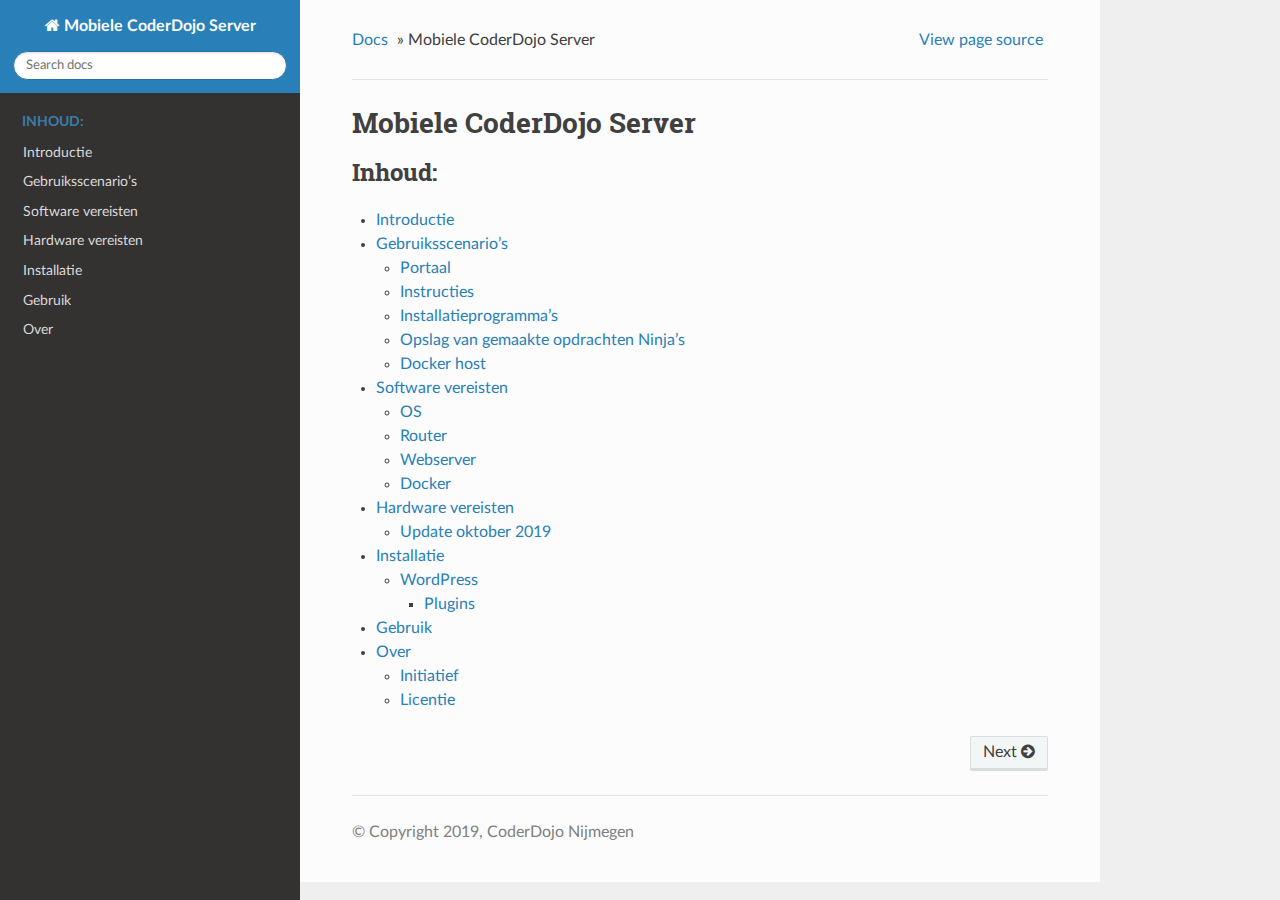
<file: docs/index.html>
<!DOCTYPE html>
<!--[if IE 8]><html class="no-js lt-ie9" lang="nl" > <![endif]-->
<!--[if gt IE 8]><!--> <html class="no-js" lang="nl" > <!--<![endif]-->
<head>
  <meta charset="utf-8">
  
  <meta name="viewport" content="width=device-width, initial-scale=1.0">
  
  <title>Mobiele CoderDojo Server &mdash; Mobiele CoderDojo Server  documentatie</title>
  

  
  
  
  

  
  <script type="text/javascript" src="_static/js/modernizr.min.js"></script>
  
    
      <script type="text/javascript" id="documentation_options" data-url_root="./" src="_static/documentation_options.js"></script>
        <script type="text/javascript" src="_static/jquery.js"></script>
        <script type="text/javascript" src="_static/underscore.js"></script>
        <script type="text/javascript" src="_static/doctools.js"></script>
        <script type="text/javascript" src="_static/language_data.js"></script>
        <script type="text/javascript" src="_static/translations.js"></script>
    
    <script type="text/javascript" src="_static/js/theme.js"></script>

    

  
  <link rel="stylesheet" href="_static/css/theme.css" type="text/css" />
  <link rel="stylesheet" href="_static/pygments.css" type="text/css" />
  <link rel="stylesheet" href="_static/coderdojo.css" type="text/css" />
    <link rel="index" title="Index" href="genindex.html" />
    <link rel="search" title="Zoeken" href="search.html" />
    <link rel="next" title="Introductie" href="introductie.html" /> 
</head>

<body class="wy-body-for-nav">

   
  <div class="wy-grid-for-nav">
    
    <nav data-toggle="wy-nav-shift" class="wy-nav-side">
      <div class="wy-side-scroll">
        <div class="wy-side-nav-search" >
          

          
            <a href="#" class="icon icon-home"> Mobiele CoderDojo Server
          

          
          </a>

          
            
            
          

          
<div role="search">
  <form id="rtd-search-form" class="wy-form" action="search.html" method="get">
    <input type="text" name="q" placeholder="Search docs" />
    <input type="hidden" name="check_keywords" value="yes" />
    <input type="hidden" name="area" value="default" />
  </form>
</div>

          
        </div>

        <div class="wy-menu wy-menu-vertical" data-spy="affix" role="navigation" aria-label="main navigation">
          
            
            
              
            
            
              <p class="caption"><span class="caption-text">Inhoud:</span></p>
<ul>
<li class="toctree-l1"><a class="reference internal" href="introductie.html">Introductie</a></li>
<li class="toctree-l1"><a class="reference internal" href="gebruiksscenarios.html">Gebruiksscenario’s</a></li>
<li class="toctree-l1"><a class="reference internal" href="software.html">Software vereisten</a></li>
<li class="toctree-l1"><a class="reference internal" href="hardware.html">Hardware vereisten</a></li>
<li class="toctree-l1"><a class="reference internal" href="installatie.html">Installatie</a></li>
<li class="toctree-l1"><a class="reference internal" href="gebruik.html">Gebruik</a></li>
<li class="toctree-l1"><a class="reference internal" href="over.html">Over</a></li>
</ul>

            
          
        </div>
      </div>
    </nav>

    <section data-toggle="wy-nav-shift" class="wy-nav-content-wrap">

      
      <nav class="wy-nav-top" aria-label="top navigation">
        
          <i data-toggle="wy-nav-top" class="fa fa-bars"></i>
          <a href="#">Mobiele CoderDojo Server</a>
        
      </nav>


      <div class="wy-nav-content">
        
        <div class="rst-content">
        
          















<div role="navigation" aria-label="breadcrumbs navigation">

  <ul class="wy-breadcrumbs">
    
      <li><a href="#">Docs</a> &raquo;</li>
        
      <li>Mobiele CoderDojo Server</li>
    
    
      <li class="wy-breadcrumbs-aside">
        
            
            <a href="_sources/index.rst.txt" rel="nofollow"> View page source</a>
          
        
      </li>
    
  </ul>

  
  <hr/>
</div>
          <div role="main" class="document" itemscope="itemscope" itemtype="http://schema.org/Article">
           <div itemprop="articleBody">
            
  <div class="section" id="mobiele-coderdojo-server">
<h1>Mobiele CoderDojo Server<a class="headerlink" href="#mobiele-coderdojo-server" title="Permalink naar deze titel">¶</a></h1>
<div class="toctree-wrapper compound">
<p class="caption"><span class="caption-text">Inhoud:</span></p>
<ul>
<li class="toctree-l1"><a class="reference internal" href="introductie.html">Introductie</a></li>
<li class="toctree-l1"><a class="reference internal" href="gebruiksscenarios.html">Gebruiksscenario’s</a><ul>
<li class="toctree-l2"><a class="reference internal" href="gebruiksscenarios.html#portaal">Portaal</a></li>
<li class="toctree-l2"><a class="reference internal" href="gebruiksscenarios.html#instructies">Instructies</a></li>
<li class="toctree-l2"><a class="reference internal" href="gebruiksscenarios.html#installatieprogrammas">Installatieprogramma’s</a></li>
<li class="toctree-l2"><a class="reference internal" href="gebruiksscenarios.html#opslag-van-gemaakte-opdrachten-ninjas">Opslag van gemaakte opdrachten Ninja’s</a></li>
<li class="toctree-l2"><a class="reference internal" href="gebruiksscenarios.html#docker-host">Docker host</a></li>
</ul>
</li>
<li class="toctree-l1"><a class="reference internal" href="software.html">Software vereisten</a><ul>
<li class="toctree-l2"><a class="reference internal" href="software.html#os">OS</a></li>
<li class="toctree-l2"><a class="reference internal" href="software.html#router">Router</a></li>
<li class="toctree-l2"><a class="reference internal" href="software.html#webserver">Webserver</a></li>
<li class="toctree-l2"><a class="reference internal" href="software.html#docker">Docker</a></li>
</ul>
</li>
<li class="toctree-l1"><a class="reference internal" href="hardware.html">Hardware vereisten</a><ul>
<li class="toctree-l2"><a class="reference internal" href="hardware.html#update-oktober-2019">Update oktober 2019</a></li>
</ul>
</li>
<li class="toctree-l1"><a class="reference internal" href="installatie.html">Installatie</a><ul>
<li class="toctree-l2"><a class="reference internal" href="installatie.html#wordpress">WordPress</a><ul>
<li class="toctree-l3"><a class="reference internal" href="installatie.html#plugins">Plugins</a></li>
</ul>
</li>
</ul>
</li>
<li class="toctree-l1"><a class="reference internal" href="gebruik.html">Gebruik</a></li>
<li class="toctree-l1"><a class="reference internal" href="over.html">Over</a><ul>
<li class="toctree-l2"><a class="reference internal" href="over.html#initiatief">Initiatief</a></li>
<li class="toctree-l2"><a class="reference internal" href="over.html#licentie">Licentie</a></li>
</ul>
</li>
</ul>
</div>
</div>


           </div>
           
          </div>
          <footer>
  
    <div class="rst-footer-buttons" role="navigation" aria-label="footer navigation">
      
        <a href="introductie.html" class="btn btn-neutral float-right" title="Introductie" accesskey="n" rel="next">Next <span class="fa fa-arrow-circle-right"></span></a>
      
      
    </div>
  

  <hr/>

  <div role="contentinfo">
    <p>
        &copy; Copyright 2019, CoderDojo Nijmegen

    </p>
  </div> 

</footer>

        </div>
      </div>

    </section>

  </div>
  


  <script type="text/javascript">
      jQuery(function () {
          SphinxRtdTheme.Navigation.enable(true);
      });
  </script>

  
  
    
  
 <script type="text/javascript">
    // https://stackoverflow.com/a/25543713/134731 for toggle example
    $(document).ready(function() {
        $(".toggle > *").hide();
        $(".toggle .header").show();
        $(".toggle .header").click(function() {
            $(this).parent().children().not(".header").toggle(400);
            $(this).parent().children(".header").toggleClass("open");
        })
    });
</script>


</body>
</html>
</file>
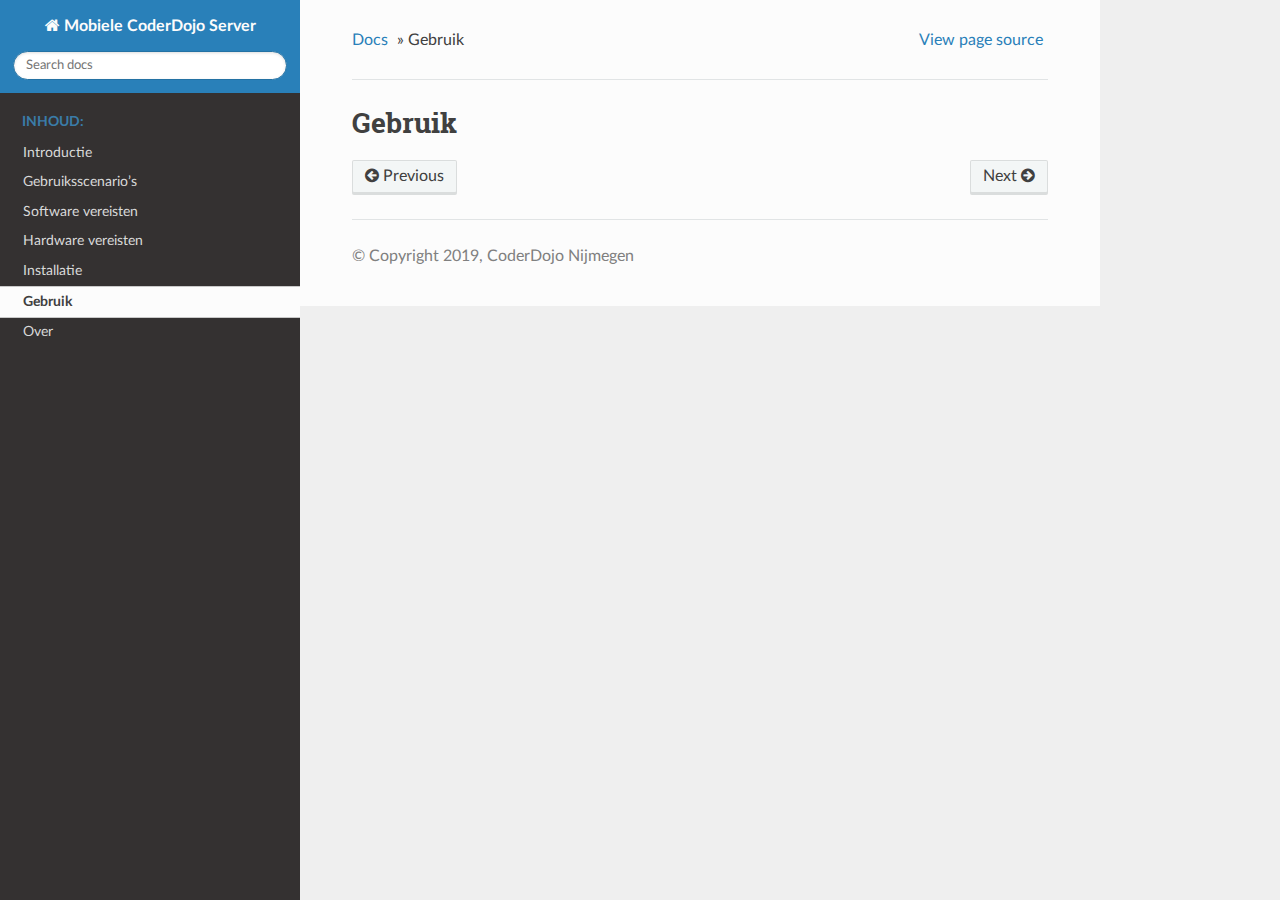
<file: docs/gebruik.html>
<!DOCTYPE html>
<!--[if IE 8]><html class="no-js lt-ie9" lang="nl" > <![endif]-->
<!--[if gt IE 8]><!--> <html class="no-js" lang="nl" > <!--<![endif]-->
<head>
  <meta charset="utf-8">
  
  <meta name="viewport" content="width=device-width, initial-scale=1.0">
  
  <title>Gebruik &mdash; Mobiele CoderDojo Server  documentatie</title>
  

  
  
  
  

  
  <script type="text/javascript" src="_static/js/modernizr.min.js"></script>
  
    
      <script type="text/javascript" id="documentation_options" data-url_root="./" src="_static/documentation_options.js"></script>
        <script type="text/javascript" src="_static/jquery.js"></script>
        <script type="text/javascript" src="_static/underscore.js"></script>
        <script type="text/javascript" src="_static/doctools.js"></script>
        <script type="text/javascript" src="_static/language_data.js"></script>
        <script type="text/javascript" src="_static/translations.js"></script>
    
    <script type="text/javascript" src="_static/js/theme.js"></script>

    

  
  <link rel="stylesheet" href="_static/css/theme.css" type="text/css" />
  <link rel="stylesheet" href="_static/pygments.css" type="text/css" />
  <link rel="stylesheet" href="_static/coderdojo.css" type="text/css" />
    <link rel="index" title="Index" href="genindex.html" />
    <link rel="search" title="Zoeken" href="search.html" />
    <link rel="next" title="Over" href="over.html" />
    <link rel="prev" title="Installatie" href="installatie.html" /> 
</head>

<body class="wy-body-for-nav">

   
  <div class="wy-grid-for-nav">
    
    <nav data-toggle="wy-nav-shift" class="wy-nav-side">
      <div class="wy-side-scroll">
        <div class="wy-side-nav-search" >
          

          
            <a href="index.html" class="icon icon-home"> Mobiele CoderDojo Server
          

          
          </a>

          
            
            
          

          
<div role="search">
  <form id="rtd-search-form" class="wy-form" action="search.html" method="get">
    <input type="text" name="q" placeholder="Search docs" />
    <input type="hidden" name="check_keywords" value="yes" />
    <input type="hidden" name="area" value="default" />
  </form>
</div>

          
        </div>

        <div class="wy-menu wy-menu-vertical" data-spy="affix" role="navigation" aria-label="main navigation">
          
            
            
              
            
            
              <p class="caption"><span class="caption-text">Inhoud:</span></p>
<ul class="current">
<li class="toctree-l1"><a class="reference internal" href="introductie.html">Introductie</a></li>
<li class="toctree-l1"><a class="reference internal" href="gebruiksscenarios.html">Gebruiksscenario’s</a></li>
<li class="toctree-l1"><a class="reference internal" href="software.html">Software vereisten</a></li>
<li class="toctree-l1"><a class="reference internal" href="hardware.html">Hardware vereisten</a></li>
<li class="toctree-l1"><a class="reference internal" href="installatie.html">Installatie</a></li>
<li class="toctree-l1 current"><a class="current reference internal" href="#">Gebruik</a></li>
<li class="toctree-l1"><a class="reference internal" href="over.html">Over</a></li>
</ul>

            
          
        </div>
      </div>
    </nav>

    <section data-toggle="wy-nav-shift" class="wy-nav-content-wrap">

      
      <nav class="wy-nav-top" aria-label="top navigation">
        
          <i data-toggle="wy-nav-top" class="fa fa-bars"></i>
          <a href="index.html">Mobiele CoderDojo Server</a>
        
      </nav>


      <div class="wy-nav-content">
        
        <div class="rst-content">
        
          















<div role="navigation" aria-label="breadcrumbs navigation">

  <ul class="wy-breadcrumbs">
    
      <li><a href="index.html">Docs</a> &raquo;</li>
        
      <li>Gebruik</li>
    
    
      <li class="wy-breadcrumbs-aside">
        
            
            <a href="_sources/gebruik.rst.txt" rel="nofollow"> View page source</a>
          
        
      </li>
    
  </ul>

  
  <hr/>
</div>
          <div role="main" class="document" itemscope="itemscope" itemtype="http://schema.org/Article">
           <div itemprop="articleBody">
            
  <div class="section" id="gebruik">
<h1>Gebruik<a class="headerlink" href="#gebruik" title="Permalink naar deze titel">¶</a></h1>
</div>


           </div>
           
          </div>
          <footer>
  
    <div class="rst-footer-buttons" role="navigation" aria-label="footer navigation">
      
        <a href="over.html" class="btn btn-neutral float-right" title="Over" accesskey="n" rel="next">Next <span class="fa fa-arrow-circle-right"></span></a>
      
      
        <a href="installatie.html" class="btn btn-neutral float-left" title="Installatie" accesskey="p" rel="prev"><span class="fa fa-arrow-circle-left"></span> Previous</a>
      
    </div>
  

  <hr/>

  <div role="contentinfo">
    <p>
        &copy; Copyright 2019, CoderDojo Nijmegen

    </p>
  </div> 

</footer>

        </div>
      </div>

    </section>

  </div>
  


  <script type="text/javascript">
      jQuery(function () {
          SphinxRtdTheme.Navigation.enable(true);
      });
  </script>

  
  
    
  
 <script type="text/javascript">
    // https://stackoverflow.com/a/25543713/134731 for toggle example
    $(document).ready(function() {
        $(".toggle > *").hide();
        $(".toggle .header").show();
        $(".toggle .header").click(function() {
            $(this).parent().children().not(".header").toggle(400);
            $(this).parent().children(".header").toggleClass("open");
        })
    });
</script>


</body>
</html>
</file>
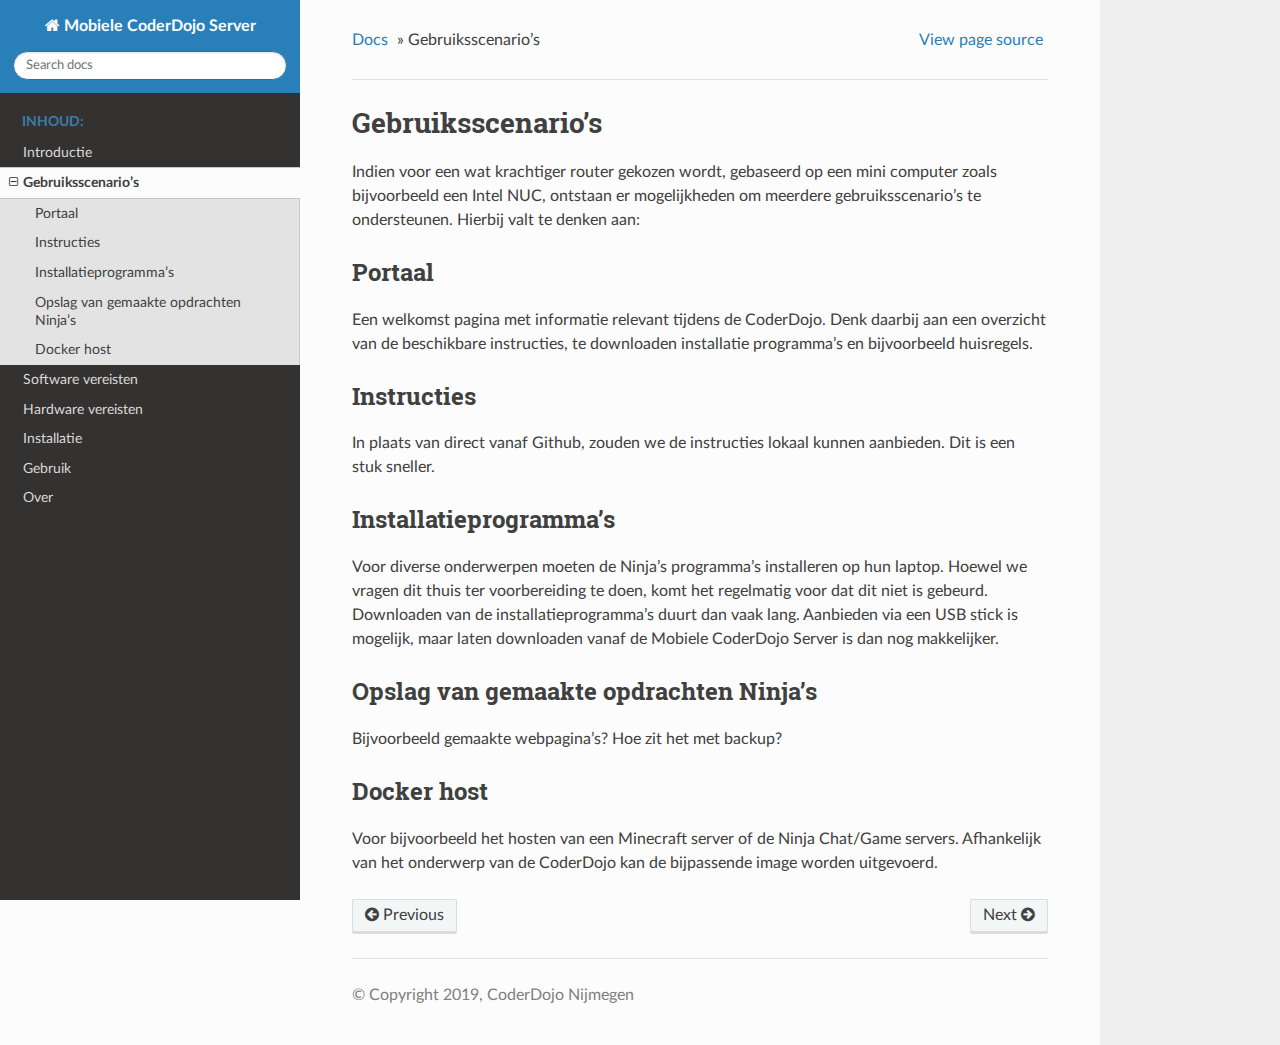
<file: docs/gebruiksscenarios.html>
<!DOCTYPE html>
<!--[if IE 8]><html class="no-js lt-ie9" lang="nl" > <![endif]-->
<!--[if gt IE 8]><!--> <html class="no-js" lang="nl" > <!--<![endif]-->
<head>
  <meta charset="utf-8">
  
  <meta name="viewport" content="width=device-width, initial-scale=1.0">
  
  <title>Gebruiksscenario’s &mdash; Mobiele CoderDojo Server  documentatie</title>
  

  
  
  
  

  
  <script type="text/javascript" src="_static/js/modernizr.min.js"></script>
  
    
      <script type="text/javascript" id="documentation_options" data-url_root="./" src="_static/documentation_options.js"></script>
        <script type="text/javascript" src="_static/jquery.js"></script>
        <script type="text/javascript" src="_static/underscore.js"></script>
        <script type="text/javascript" src="_static/doctools.js"></script>
        <script type="text/javascript" src="_static/language_data.js"></script>
        <script type="text/javascript" src="_static/translations.js"></script>
    
    <script type="text/javascript" src="_static/js/theme.js"></script>

    

  
  <link rel="stylesheet" href="_static/css/theme.css" type="text/css" />
  <link rel="stylesheet" href="_static/pygments.css" type="text/css" />
  <link rel="stylesheet" href="_static/coderdojo.css" type="text/css" />
    <link rel="index" title="Index" href="genindex.html" />
    <link rel="search" title="Zoeken" href="search.html" />
    <link rel="next" title="Software vereisten" href="software.html" />
    <link rel="prev" title="Introductie" href="introductie.html" /> 
</head>

<body class="wy-body-for-nav">

   
  <div class="wy-grid-for-nav">
    
    <nav data-toggle="wy-nav-shift" class="wy-nav-side">
      <div class="wy-side-scroll">
        <div class="wy-side-nav-search" >
          

          
            <a href="index.html" class="icon icon-home"> Mobiele CoderDojo Server
          

          
          </a>

          
            
            
          

          
<div role="search">
  <form id="rtd-search-form" class="wy-form" action="search.html" method="get">
    <input type="text" name="q" placeholder="Search docs" />
    <input type="hidden" name="check_keywords" value="yes" />
    <input type="hidden" name="area" value="default" />
  </form>
</div>

          
        </div>

        <div class="wy-menu wy-menu-vertical" data-spy="affix" role="navigation" aria-label="main navigation">
          
            
            
              
            
            
              <p class="caption"><span class="caption-text">Inhoud:</span></p>
<ul class="current">
<li class="toctree-l1"><a class="reference internal" href="introductie.html">Introductie</a></li>
<li class="toctree-l1 current"><a class="current reference internal" href="#">Gebruiksscenario’s</a><ul>
<li class="toctree-l2"><a class="reference internal" href="#portaal">Portaal</a></li>
<li class="toctree-l2"><a class="reference internal" href="#instructies">Instructies</a></li>
<li class="toctree-l2"><a class="reference internal" href="#installatieprogrammas">Installatieprogramma’s</a></li>
<li class="toctree-l2"><a class="reference internal" href="#opslag-van-gemaakte-opdrachten-ninjas">Opslag van gemaakte opdrachten Ninja’s</a></li>
<li class="toctree-l2"><a class="reference internal" href="#docker-host">Docker host</a></li>
</ul>
</li>
<li class="toctree-l1"><a class="reference internal" href="software.html">Software vereisten</a></li>
<li class="toctree-l1"><a class="reference internal" href="hardware.html">Hardware vereisten</a></li>
<li class="toctree-l1"><a class="reference internal" href="installatie.html">Installatie</a></li>
<li class="toctree-l1"><a class="reference internal" href="gebruik.html">Gebruik</a></li>
<li class="toctree-l1"><a class="reference internal" href="over.html">Over</a></li>
</ul>

            
          
        </div>
      </div>
    </nav>

    <section data-toggle="wy-nav-shift" class="wy-nav-content-wrap">

      
      <nav class="wy-nav-top" aria-label="top navigation">
        
          <i data-toggle="wy-nav-top" class="fa fa-bars"></i>
          <a href="index.html">Mobiele CoderDojo Server</a>
        
      </nav>


      <div class="wy-nav-content">
        
        <div class="rst-content">
        
          















<div role="navigation" aria-label="breadcrumbs navigation">

  <ul class="wy-breadcrumbs">
    
      <li><a href="index.html">Docs</a> &raquo;</li>
        
      <li>Gebruiksscenario’s</li>
    
    
      <li class="wy-breadcrumbs-aside">
        
            
            <a href="_sources/gebruiksscenarios.rst.txt" rel="nofollow"> View page source</a>
          
        
      </li>
    
  </ul>

  
  <hr/>
</div>
          <div role="main" class="document" itemscope="itemscope" itemtype="http://schema.org/Article">
           <div itemprop="articleBody">
            
  <div class="section" id="gebruiksscenarios">
<h1>Gebruiksscenario’s<a class="headerlink" href="#gebruiksscenarios" title="Permalink naar deze titel">¶</a></h1>
<p>Indien voor een wat krachtiger router gekozen wordt, gebaseerd op een mini computer zoals bijvoorbeeld een
Intel NUC, ontstaan er mogelijkheden om meerdere gebruiksscenario’s te ondersteunen. Hierbij valt te denken aan:</p>
<div class="section" id="portaal">
<h2>Portaal<a class="headerlink" href="#portaal" title="Permalink naar deze titel">¶</a></h2>
<p>Een welkomst pagina met informatie relevant tijdens de CoderDojo. Denk daarbij aan een overzicht van de beschikbare instructies, te downloaden installatie programma’s en bijvoorbeeld huisregels.</p>
</div>
<div class="section" id="instructies">
<h2>Instructies<a class="headerlink" href="#instructies" title="Permalink naar deze titel">¶</a></h2>
<p>In plaats van direct vanaf Github, zouden we de instructies lokaal kunnen aanbieden. Dit is een stuk sneller.</p>
</div>
<div class="section" id="installatieprogrammas">
<h2>Installatieprogramma’s<a class="headerlink" href="#installatieprogrammas" title="Permalink naar deze titel">¶</a></h2>
<p>Voor diverse onderwerpen moeten de Ninja’s programma’s installeren op hun laptop. Hoewel we vragen dit thuis ter voorbereiding te doen, komt het regelmatig voor dat dit niet is gebeurd. Downloaden van de installatieprogramma’s duurt dan vaak lang. Aanbieden via een USB stick is mogelijk, maar laten downloaden vanaf
de Mobiele CoderDojo Server is dan nog makkelijker.</p>
</div>
<div class="section" id="opslag-van-gemaakte-opdrachten-ninjas">
<h2>Opslag van gemaakte opdrachten Ninja’s<a class="headerlink" href="#opslag-van-gemaakte-opdrachten-ninjas" title="Permalink naar deze titel">¶</a></h2>
<p>Bijvoorbeeld gemaakte webpagina’s? Hoe zit het met backup?</p>
</div>
<div class="section" id="docker-host">
<h2>Docker host<a class="headerlink" href="#docker-host" title="Permalink naar deze titel">¶</a></h2>
<p>Voor bijvoorbeeld het hosten van een Minecraft server of de Ninja Chat/Game servers.
Afhankelijk van het onderwerp van de CoderDojo kan de bijpassende image worden uitgevoerd.</p>
</div>
</div>


           </div>
           
          </div>
          <footer>
  
    <div class="rst-footer-buttons" role="navigation" aria-label="footer navigation">
      
        <a href="software.html" class="btn btn-neutral float-right" title="Software vereisten" accesskey="n" rel="next">Next <span class="fa fa-arrow-circle-right"></span></a>
      
      
        <a href="introductie.html" class="btn btn-neutral float-left" title="Introductie" accesskey="p" rel="prev"><span class="fa fa-arrow-circle-left"></span> Previous</a>
      
    </div>
  

  <hr/>

  <div role="contentinfo">
    <p>
        &copy; Copyright 2019, CoderDojo Nijmegen

    </p>
  </div> 

</footer>

        </div>
      </div>

    </section>

  </div>
  


  <script type="text/javascript">
      jQuery(function () {
          SphinxRtdTheme.Navigation.enable(true);
      });
  </script>

  
  
    
  
 <script type="text/javascript">
    // https://stackoverflow.com/a/25543713/134731 for toggle example
    $(document).ready(function() {
        $(".toggle > *").hide();
        $(".toggle .header").show();
        $(".toggle .header").click(function() {
            $(this).parent().children().not(".header").toggle(400);
            $(this).parent().children(".header").toggleClass("open");
        })
    });
</script>


</body>
</html>
</file>
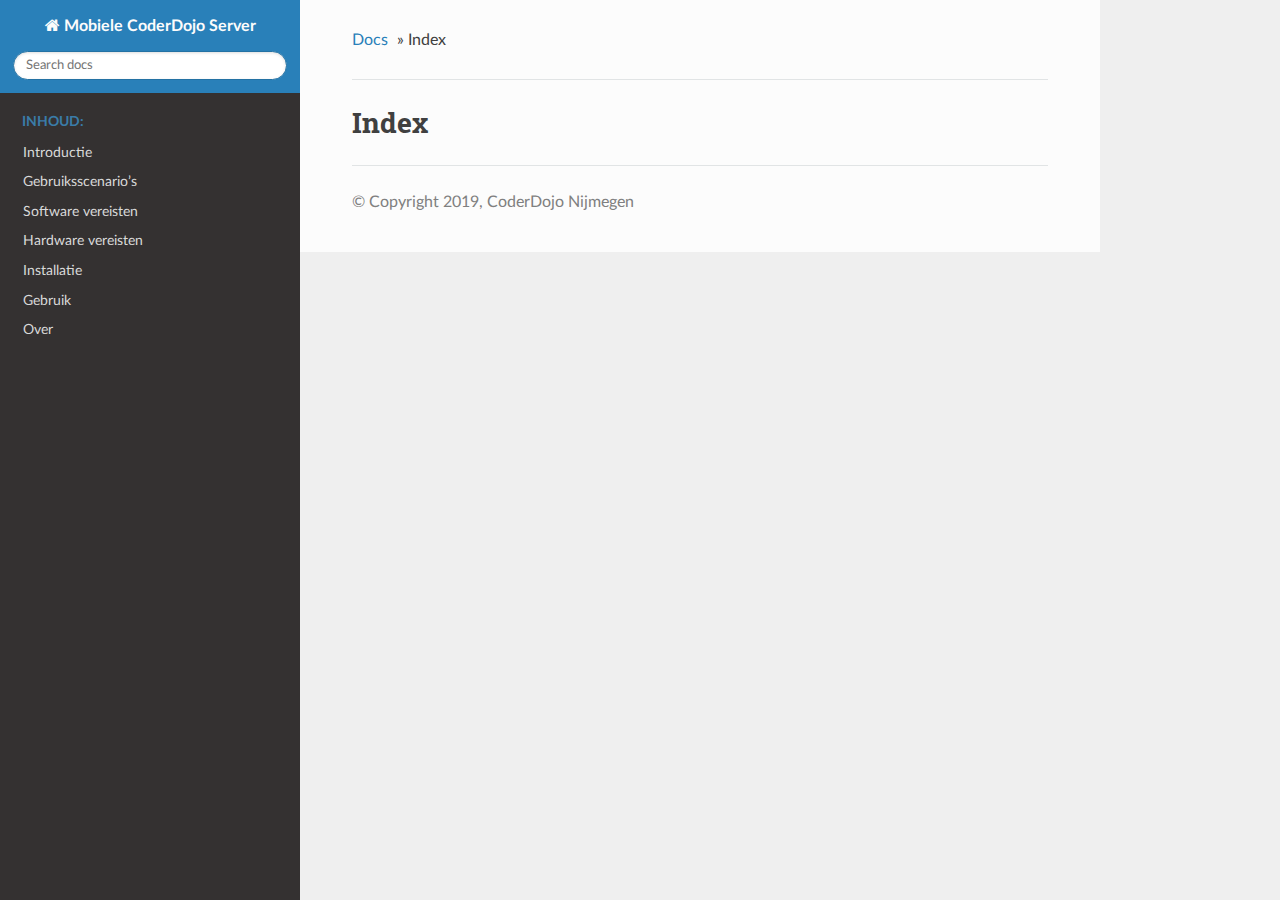
<file: docs/genindex.html>
<!DOCTYPE html>
<!--[if IE 8]><html class="no-js lt-ie9" lang="nl" > <![endif]-->
<!--[if gt IE 8]><!--> <html class="no-js" lang="nl" > <!--<![endif]-->
<head>
  <meta charset="utf-8">
  
  <meta name="viewport" content="width=device-width, initial-scale=1.0">
  
  <title>Index &mdash; Mobiele CoderDojo Server  documentatie</title>
  

  
  
  
  

  
  <script type="text/javascript" src="_static/js/modernizr.min.js"></script>
  
    
      <script type="text/javascript" id="documentation_options" data-url_root="./" src="_static/documentation_options.js"></script>
        <script type="text/javascript" src="_static/jquery.js"></script>
        <script type="text/javascript" src="_static/underscore.js"></script>
        <script type="text/javascript" src="_static/doctools.js"></script>
        <script type="text/javascript" src="_static/language_data.js"></script>
        <script type="text/javascript" src="_static/translations.js"></script>
    
    <script type="text/javascript" src="_static/js/theme.js"></script>

    

  
  <link rel="stylesheet" href="_static/css/theme.css" type="text/css" />
  <link rel="stylesheet" href="_static/pygments.css" type="text/css" />
  <link rel="stylesheet" href="_static/coderdojo.css" type="text/css" />
    <link rel="index" title="Index" href="#" />
    <link rel="search" title="Zoeken" href="search.html" /> 
</head>

<body class="wy-body-for-nav">

   
  <div class="wy-grid-for-nav">
    
    <nav data-toggle="wy-nav-shift" class="wy-nav-side">
      <div class="wy-side-scroll">
        <div class="wy-side-nav-search" >
          

          
            <a href="index.html" class="icon icon-home"> Mobiele CoderDojo Server
          

          
          </a>

          
            
            
          

          
<div role="search">
  <form id="rtd-search-form" class="wy-form" action="search.html" method="get">
    <input type="text" name="q" placeholder="Search docs" />
    <input type="hidden" name="check_keywords" value="yes" />
    <input type="hidden" name="area" value="default" />
  </form>
</div>

          
        </div>

        <div class="wy-menu wy-menu-vertical" data-spy="affix" role="navigation" aria-label="main navigation">
          
            
            
              
            
            
              <p class="caption"><span class="caption-text">Inhoud:</span></p>
<ul>
<li class="toctree-l1"><a class="reference internal" href="introductie.html">Introductie</a></li>
<li class="toctree-l1"><a class="reference internal" href="gebruiksscenarios.html">Gebruiksscenario’s</a></li>
<li class="toctree-l1"><a class="reference internal" href="software.html">Software vereisten</a></li>
<li class="toctree-l1"><a class="reference internal" href="hardware.html">Hardware vereisten</a></li>
<li class="toctree-l1"><a class="reference internal" href="installatie.html">Installatie</a></li>
<li class="toctree-l1"><a class="reference internal" href="gebruik.html">Gebruik</a></li>
<li class="toctree-l1"><a class="reference internal" href="over.html">Over</a></li>
</ul>

            
          
        </div>
      </div>
    </nav>

    <section data-toggle="wy-nav-shift" class="wy-nav-content-wrap">

      
      <nav class="wy-nav-top" aria-label="top navigation">
        
          <i data-toggle="wy-nav-top" class="fa fa-bars"></i>
          <a href="index.html">Mobiele CoderDojo Server</a>
        
      </nav>


      <div class="wy-nav-content">
        
        <div class="rst-content">
        
          















<div role="navigation" aria-label="breadcrumbs navigation">

  <ul class="wy-breadcrumbs">
    
      <li><a href="index.html">Docs</a> &raquo;</li>
        
      <li>Index</li>
    
    
      <li class="wy-breadcrumbs-aside">
        
            
        
      </li>
    
  </ul>

  
  <hr/>
</div>
          <div role="main" class="document" itemscope="itemscope" itemtype="http://schema.org/Article">
           <div itemprop="articleBody">
            

<h1 id="index">Index</h1>

<div class="genindex-jumpbox">
 
</div>


           </div>
           
          </div>
          <footer>
  

  <hr/>

  <div role="contentinfo">
    <p>
        &copy; Copyright 2019, CoderDojo Nijmegen

    </p>
  </div> 

</footer>

        </div>
      </div>

    </section>

  </div>
  


  <script type="text/javascript">
      jQuery(function () {
          SphinxRtdTheme.Navigation.enable(true);
      });
  </script>

  
  
    
   

</body>
</html>
</file>
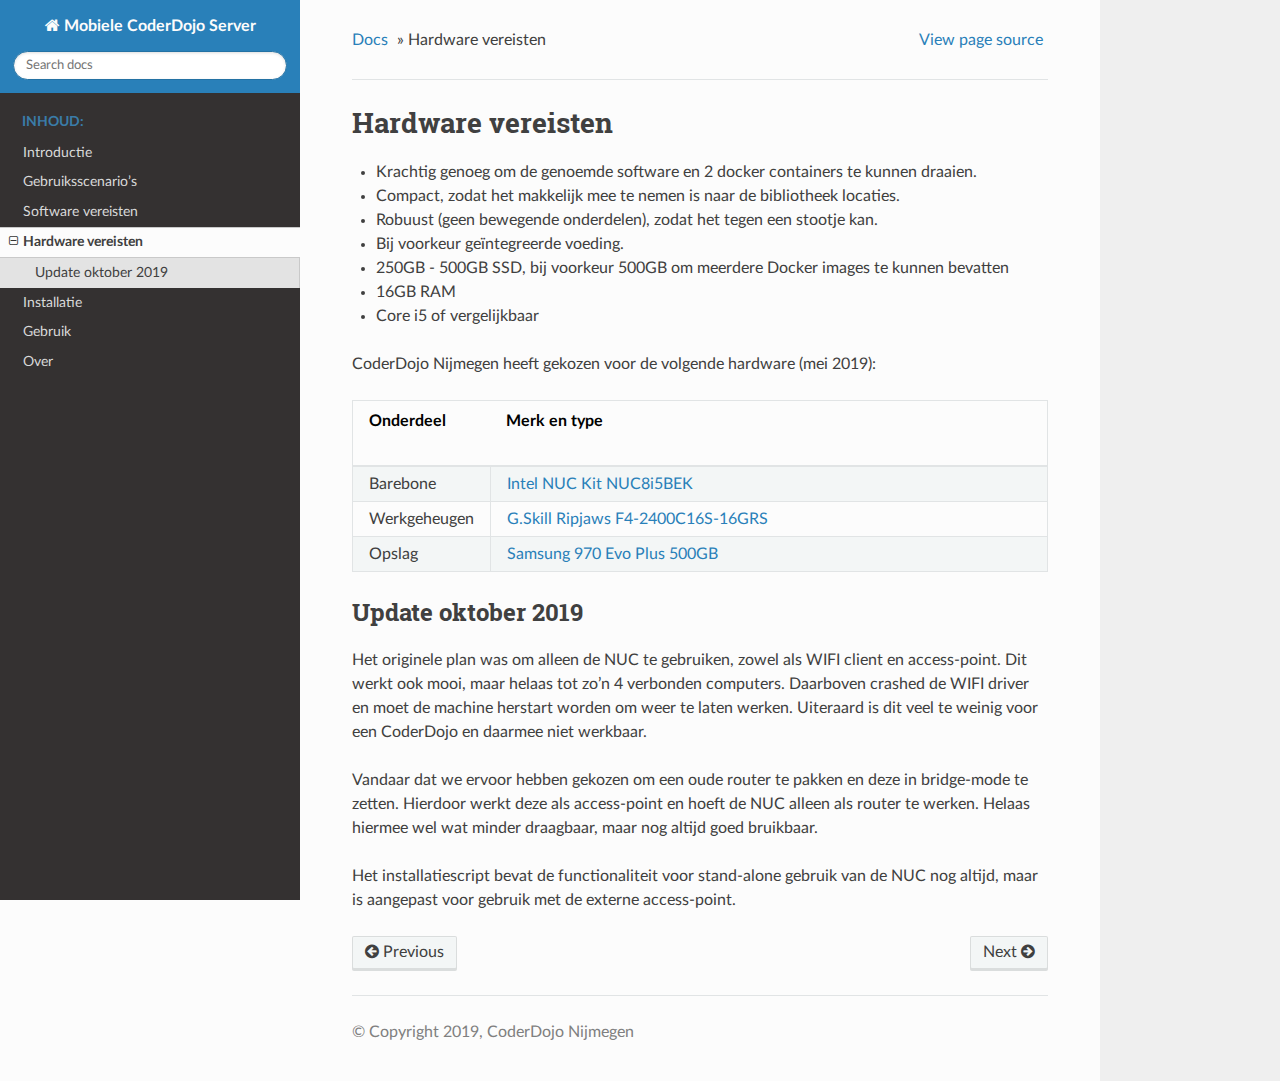
<file: docs/hardware.html>
<!DOCTYPE html>
<!--[if IE 8]><html class="no-js lt-ie9" lang="nl" > <![endif]-->
<!--[if gt IE 8]><!--> <html class="no-js" lang="nl" > <!--<![endif]-->
<head>
  <meta charset="utf-8">
  
  <meta name="viewport" content="width=device-width, initial-scale=1.0">
  
  <title>Hardware vereisten &mdash; Mobiele CoderDojo Server  documentatie</title>
  

  
  
  
  

  
  <script type="text/javascript" src="_static/js/modernizr.min.js"></script>
  
    
      <script type="text/javascript" id="documentation_options" data-url_root="./" src="_static/documentation_options.js"></script>
        <script type="text/javascript" src="_static/jquery.js"></script>
        <script type="text/javascript" src="_static/underscore.js"></script>
        <script type="text/javascript" src="_static/doctools.js"></script>
        <script type="text/javascript" src="_static/language_data.js"></script>
        <script type="text/javascript" src="_static/translations.js"></script>
    
    <script type="text/javascript" src="_static/js/theme.js"></script>

    

  
  <link rel="stylesheet" href="_static/css/theme.css" type="text/css" />
  <link rel="stylesheet" href="_static/pygments.css" type="text/css" />
  <link rel="stylesheet" href="_static/coderdojo.css" type="text/css" />
    <link rel="index" title="Index" href="genindex.html" />
    <link rel="search" title="Zoeken" href="search.html" />
    <link rel="next" title="Installatie" href="installatie.html" />
    <link rel="prev" title="Software vereisten" href="software.html" /> 
</head>

<body class="wy-body-for-nav">

   
  <div class="wy-grid-for-nav">
    
    <nav data-toggle="wy-nav-shift" class="wy-nav-side">
      <div class="wy-side-scroll">
        <div class="wy-side-nav-search" >
          

          
            <a href="index.html" class="icon icon-home"> Mobiele CoderDojo Server
          

          
          </a>

          
            
            
          

          
<div role="search">
  <form id="rtd-search-form" class="wy-form" action="search.html" method="get">
    <input type="text" name="q" placeholder="Search docs" />
    <input type="hidden" name="check_keywords" value="yes" />
    <input type="hidden" name="area" value="default" />
  </form>
</div>

          
        </div>

        <div class="wy-menu wy-menu-vertical" data-spy="affix" role="navigation" aria-label="main navigation">
          
            
            
              
            
            
              <p class="caption"><span class="caption-text">Inhoud:</span></p>
<ul class="current">
<li class="toctree-l1"><a class="reference internal" href="introductie.html">Introductie</a></li>
<li class="toctree-l1"><a class="reference internal" href="gebruiksscenarios.html">Gebruiksscenario’s</a></li>
<li class="toctree-l1"><a class="reference internal" href="software.html">Software vereisten</a></li>
<li class="toctree-l1 current"><a class="current reference internal" href="#">Hardware vereisten</a><ul>
<li class="toctree-l2"><a class="reference internal" href="#update-oktober-2019">Update oktober 2019</a></li>
</ul>
</li>
<li class="toctree-l1"><a class="reference internal" href="installatie.html">Installatie</a></li>
<li class="toctree-l1"><a class="reference internal" href="gebruik.html">Gebruik</a></li>
<li class="toctree-l1"><a class="reference internal" href="over.html">Over</a></li>
</ul>

            
          
        </div>
      </div>
    </nav>

    <section data-toggle="wy-nav-shift" class="wy-nav-content-wrap">

      
      <nav class="wy-nav-top" aria-label="top navigation">
        
          <i data-toggle="wy-nav-top" class="fa fa-bars"></i>
          <a href="index.html">Mobiele CoderDojo Server</a>
        
      </nav>


      <div class="wy-nav-content">
        
        <div class="rst-content">
        
          















<div role="navigation" aria-label="breadcrumbs navigation">

  <ul class="wy-breadcrumbs">
    
      <li><a href="index.html">Docs</a> &raquo;</li>
        
      <li>Hardware vereisten</li>
    
    
      <li class="wy-breadcrumbs-aside">
        
            
            <a href="_sources/hardware.rst.txt" rel="nofollow"> View page source</a>
          
        
      </li>
    
  </ul>

  
  <hr/>
</div>
          <div role="main" class="document" itemscope="itemscope" itemtype="http://schema.org/Article">
           <div itemprop="articleBody">
            
  <div class="section" id="hardware-vereisten">
<h1>Hardware vereisten<a class="headerlink" href="#hardware-vereisten" title="Permalink naar deze titel">¶</a></h1>
<ul class="simple">
<li><p>Krachtig genoeg om de genoemde software en 2 docker containers te kunnen draaien.</p></li>
<li><p>Compact, zodat het makkelijk mee te nemen is naar de bibliotheek locaties.</p></li>
<li><p>Robuust (geen bewegende onderdelen), zodat het tegen een stootje kan.</p></li>
<li><p>Bij voorkeur geïntegreerde voeding.</p></li>
<li><p>250GB - 500GB SSD, bij voorkeur 500GB om meerdere Docker images te kunnen bevatten</p></li>
<li><p>16GB RAM</p></li>
<li><p>Core i5 of vergelijkbaar</p></li>
</ul>
<p>CoderDojo Nijmegen heeft gekozen voor de volgende hardware (mei 2019):</p>
<table class="docutils align-default">
<colgroup>
<col style="width: 9%" />
<col style="width: 91%" />
</colgroup>
<thead>
<tr class="row-odd"><th class="head"><p>Onderdeel</p></th>
<th class="head"><p>Merk en type</p></th>
</tr>
</thead>
<tbody>
<tr class="row-even"><td><p>Barebone</p></td>
<td><p><a class="reference external" href="https://tweakers.net/pricewatch/1239721/intel-nuc-kit-nuc8i5bek.html">Intel NUC Kit NUC8i5BEK</a></p></td>
</tr>
<tr class="row-odd"><td><p>Werkgeheugen</p></td>
<td><p><a class="reference external" href="https://tweakers.net/pricewatch/548343/g-punt-skill-ripjaws-f4-2400c16s-16grs.html">G.Skill Ripjaws F4-2400C16S-16GRS</a></p></td>
</tr>
<tr class="row-even"><td><p>Opslag</p></td>
<td><p><a class="reference external" href="https://tweakers.net/pricewatch/1303746/samsung-970-evo-plus-500gb.html">Samsung 970 Evo Plus 500GB</a></p></td>
</tr>
</tbody>
</table>
<div class="section" id="update-oktober-2019">
<h2>Update oktober 2019<a class="headerlink" href="#update-oktober-2019" title="Permalink naar deze titel">¶</a></h2>
<p>Het originele plan was om alleen de NUC te gebruiken, zowel als WIFI client en access-point. Dit werkt ook mooi, maar
helaas tot zo’n 4 verbonden computers. Daarboven crashed de WIFI driver en moet de machine herstart worden om weer
te laten werken. Uiteraard is dit veel te weinig voor een CoderDojo en daarmee niet werkbaar.</p>
<p>Vandaar dat we ervoor hebben gekozen om een oude router te pakken en deze in bridge-mode te zetten. Hierdoor werkt deze
als access-point en hoeft de NUC alleen als router te werken. Helaas hiermee wel wat minder draagbaar, maar nog altijd
goed bruikbaar.</p>
<p>Het installatiescript bevat de functionaliteit voor stand-alone gebruik van de NUC nog altijd, maar is aangepast voor
gebruik met de externe access-point.</p>
</div>
</div>


           </div>
           
          </div>
          <footer>
  
    <div class="rst-footer-buttons" role="navigation" aria-label="footer navigation">
      
        <a href="installatie.html" class="btn btn-neutral float-right" title="Installatie" accesskey="n" rel="next">Next <span class="fa fa-arrow-circle-right"></span></a>
      
      
        <a href="software.html" class="btn btn-neutral float-left" title="Software vereisten" accesskey="p" rel="prev"><span class="fa fa-arrow-circle-left"></span> Previous</a>
      
    </div>
  

  <hr/>

  <div role="contentinfo">
    <p>
        &copy; Copyright 2019, CoderDojo Nijmegen

    </p>
  </div> 

</footer>

        </div>
      </div>

    </section>

  </div>
  


  <script type="text/javascript">
      jQuery(function () {
          SphinxRtdTheme.Navigation.enable(true);
      });
  </script>

  
  
    
  
 <script type="text/javascript">
    // https://stackoverflow.com/a/25543713/134731 for toggle example
    $(document).ready(function() {
        $(".toggle > *").hide();
        $(".toggle .header").show();
        $(".toggle .header").click(function() {
            $(this).parent().children().not(".header").toggle(400);
            $(this).parent().children(".header").toggleClass("open");
        })
    });
</script>


</body>
</html>
</file>
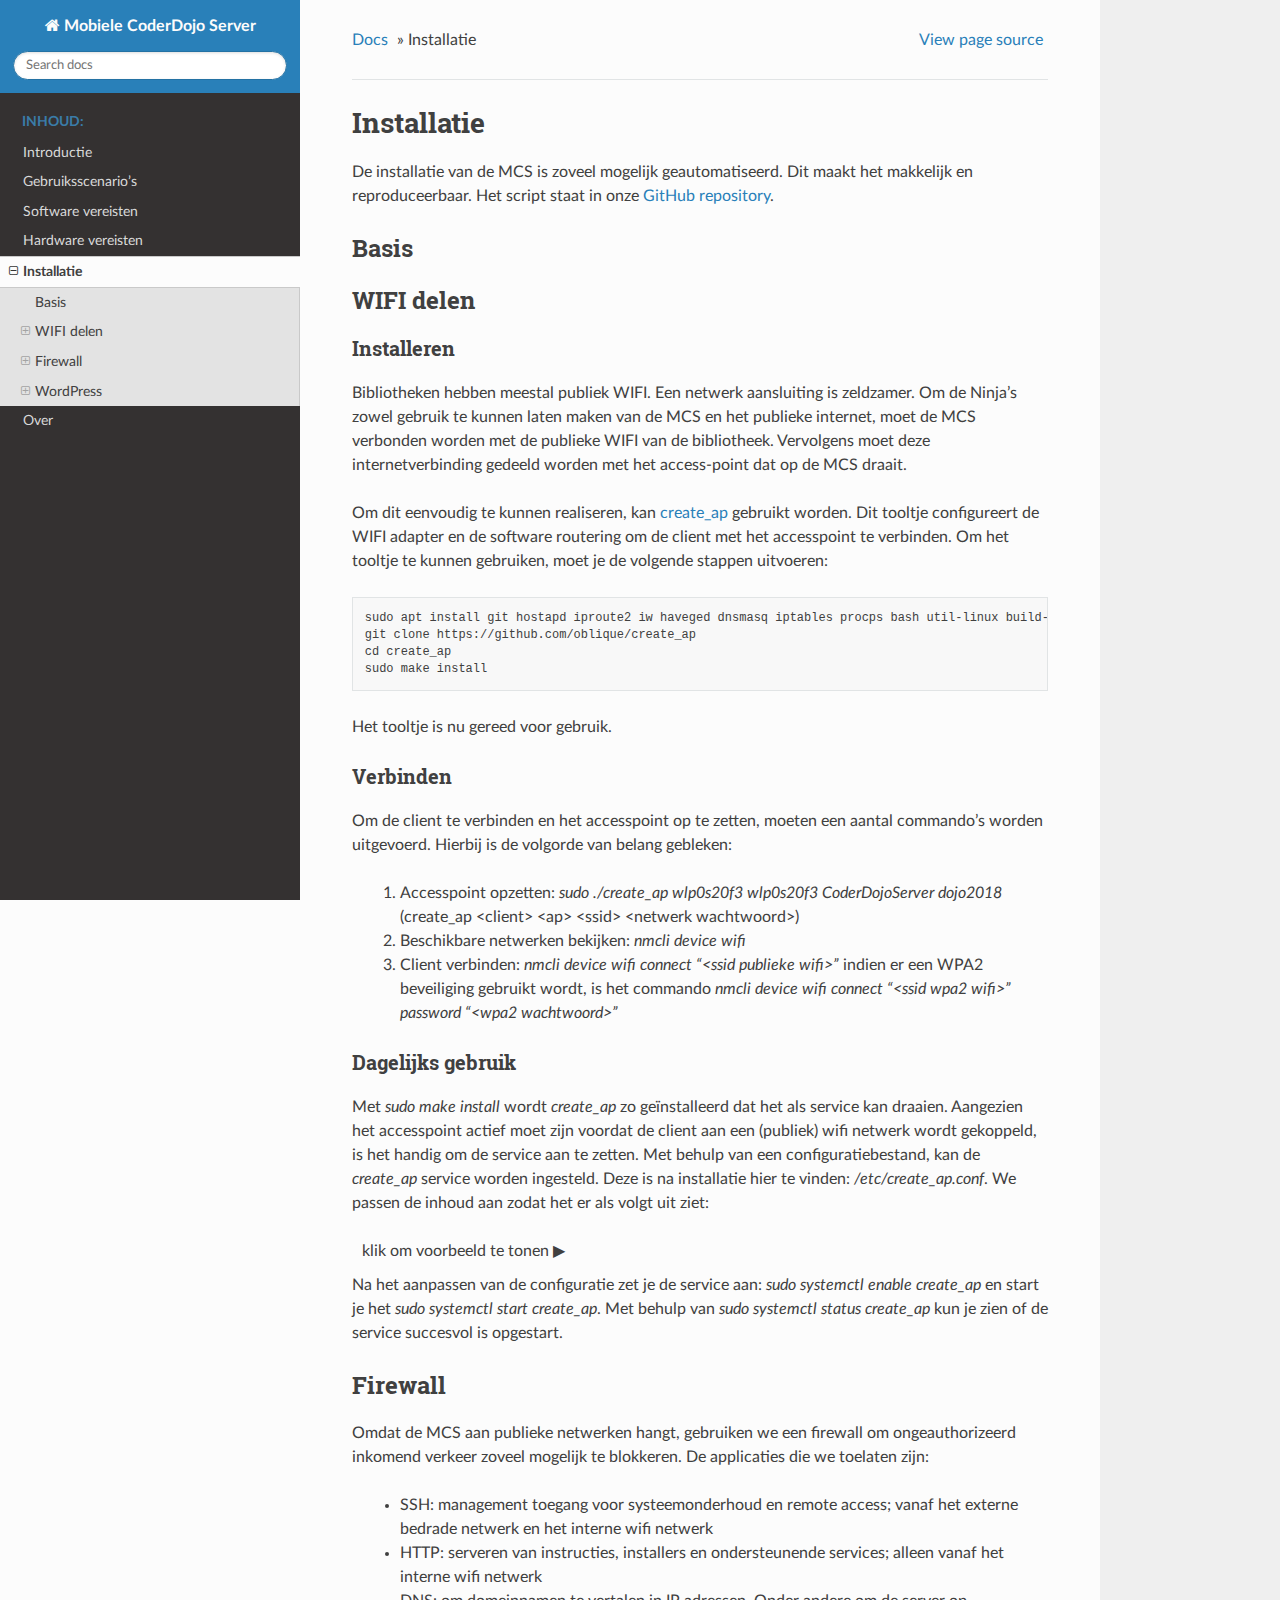
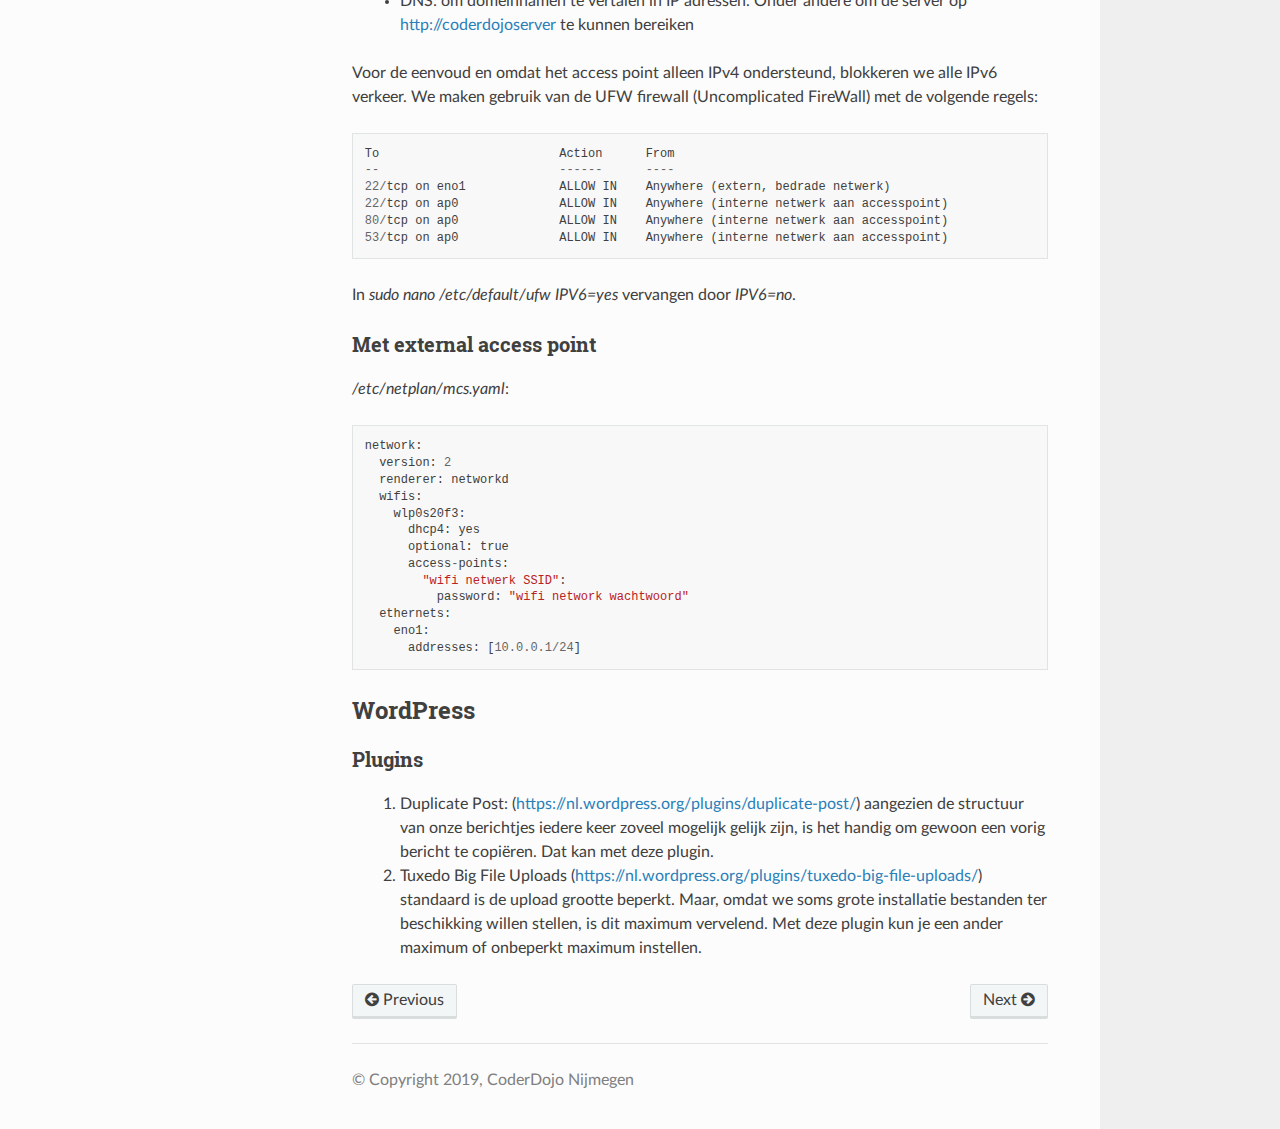
<file: docs/installatie.html>
<!DOCTYPE html>
<!--[if IE 8]><html class="no-js lt-ie9" lang="nl" > <![endif]-->
<!--[if gt IE 8]><!--> <html class="no-js" lang="nl" > <!--<![endif]-->
<head>
  <meta charset="utf-8">
  
  <meta name="viewport" content="width=device-width, initial-scale=1.0">
  
  <title>Installatie &mdash; Mobiele CoderDojo Server  documentatie</title>
  

  
  
  
  

  
  <script type="text/javascript" src="_static/js/modernizr.min.js"></script>
  
    
      <script type="text/javascript" id="documentation_options" data-url_root="./" src="_static/documentation_options.js"></script>
        <script type="text/javascript" src="_static/jquery.js"></script>
        <script type="text/javascript" src="_static/underscore.js"></script>
        <script type="text/javascript" src="_static/doctools.js"></script>
        <script type="text/javascript" src="_static/language_data.js"></script>
        <script type="text/javascript" src="_static/translations.js"></script>
    
    <script type="text/javascript" src="_static/js/theme.js"></script>

    

  
  <link rel="stylesheet" href="_static/css/theme.css" type="text/css" />
  <link rel="stylesheet" href="_static/pygments.css" type="text/css" />
  <link rel="stylesheet" href="_static/coderdojo.css" type="text/css" />
    <link rel="index" title="Index" href="genindex.html" />
    <link rel="search" title="Zoeken" href="search.html" />
    <link rel="next" title="Over" href="over.html" />
    <link rel="prev" title="Hardware vereisten" href="hardware.html" /> 
</head>

<body class="wy-body-for-nav">

   
  <div class="wy-grid-for-nav">
    
    <nav data-toggle="wy-nav-shift" class="wy-nav-side">
      <div class="wy-side-scroll">
        <div class="wy-side-nav-search" >
          

          
            <a href="index.html" class="icon icon-home"> Mobiele CoderDojo Server
          

          
          </a>

          
            
            
          

          
<div role="search">
  <form id="rtd-search-form" class="wy-form" action="search.html" method="get">
    <input type="text" name="q" placeholder="Search docs" />
    <input type="hidden" name="check_keywords" value="yes" />
    <input type="hidden" name="area" value="default" />
  </form>
</div>

          
        </div>

        <div class="wy-menu wy-menu-vertical" data-spy="affix" role="navigation" aria-label="main navigation">
          
            
            
              
            
            
              <p class="caption"><span class="caption-text">Inhoud:</span></p>
<ul class="current">
<li class="toctree-l1"><a class="reference internal" href="introductie.html">Introductie</a></li>
<li class="toctree-l1"><a class="reference internal" href="gebruiksscenarios.html">Gebruiksscenario’s</a></li>
<li class="toctree-l1"><a class="reference internal" href="software.html">Software vereisten</a></li>
<li class="toctree-l1"><a class="reference internal" href="hardware.html">Hardware vereisten</a></li>
<li class="toctree-l1 current"><a class="current reference internal" href="#">Installatie</a><ul>
<li class="toctree-l2"><a class="reference internal" href="#basis">Basis</a></li>
<li class="toctree-l2"><a class="reference internal" href="#wifi-delen">WIFI delen</a><ul>
<li class="toctree-l3"><a class="reference internal" href="#installeren">Installeren</a></li>
<li class="toctree-l3"><a class="reference internal" href="#verbinden">Verbinden</a></li>
<li class="toctree-l3"><a class="reference internal" href="#dagelijks-gebruik">Dagelijks gebruik</a></li>
</ul>
</li>
<li class="toctree-l2"><a class="reference internal" href="#firewall">Firewall</a><ul>
<li class="toctree-l3"><a class="reference internal" href="#met-external-access-point">Met external access point</a></li>
</ul>
</li>
<li class="toctree-l2"><a class="reference internal" href="#wordpress">WordPress</a><ul>
<li class="toctree-l3"><a class="reference internal" href="#plugins">Plugins</a></li>
</ul>
</li>
</ul>
</li>
<li class="toctree-l1"><a class="reference internal" href="over.html">Over</a></li>
</ul>

            
          
        </div>
      </div>
    </nav>

    <section data-toggle="wy-nav-shift" class="wy-nav-content-wrap">

      
      <nav class="wy-nav-top" aria-label="top navigation">
        
          <i data-toggle="wy-nav-top" class="fa fa-bars"></i>
          <a href="index.html">Mobiele CoderDojo Server</a>
        
      </nav>


      <div class="wy-nav-content">
        
        <div class="rst-content">
        
          















<div role="navigation" aria-label="breadcrumbs navigation">

  <ul class="wy-breadcrumbs">
    
      <li><a href="index.html">Docs</a> &raquo;</li>
        
      <li>Installatie</li>
    
    
      <li class="wy-breadcrumbs-aside">
        
            
            <a href="_sources/installatie.rst.txt" rel="nofollow"> View page source</a>
          
        
      </li>
    
  </ul>

  
  <hr/>
</div>
          <div role="main" class="document" itemscope="itemscope" itemtype="http://schema.org/Article">
           <div itemprop="articleBody">
            
  <div class="section" id="installatie">
<h1>Installatie<a class="headerlink" href="#installatie" title="Permalink naar deze titel">¶</a></h1>
<p>De installatie van de MCS is zoveel mogelijk geautomatiseerd. Dit maakt het makkelijk en reproduceerbaar.
Het script staat in onze <a class="reference external" href="https://github.com/coderdojonijmegen/MobieleCoderDojoServer">GitHub repository</a>.</p>
<div class="section" id="basis">
<h2>Basis<a class="headerlink" href="#basis" title="Permalink naar deze titel">¶</a></h2>
</div>
<div class="section" id="wifi-delen">
<h2>WIFI delen<a class="headerlink" href="#wifi-delen" title="Permalink naar deze titel">¶</a></h2>
<div class="section" id="installeren">
<h3>Installeren<a class="headerlink" href="#installeren" title="Permalink naar deze titel">¶</a></h3>
<p>Bibliotheken hebben meestal publiek WIFI. Een netwerk aansluiting is zeldzamer.
Om de Ninja’s zowel gebruik te kunnen laten maken van de MCS en het publieke internet,
moet de MCS verbonden worden met de publieke WIFI van de bibliotheek. Vervolgens moet deze internetverbinding
gedeeld worden met het access-point dat op de MCS draait.</p>
<p>Om dit eenvoudig te kunnen realiseren, kan <a class="reference external" href="https://github.com/oblique/create_ap">create_ap</a> gebruikt worden. Dit tooltje
configureert de WIFI adapter en de software routering om de client met het accesspoint te verbinden.
Om het tooltje te kunnen gebruiken, moet je de volgende stappen uitvoeren:</p>
<div class="highlight-none notranslate"><div class="highlight"><pre><span></span>sudo apt install git hostapd iproute2 iw haveged dnsmasq iptables procps bash util-linux build-essential network-manager
git clone https://github.com/oblique/create_ap
cd create_ap
sudo make install
</pre></div>
</div>
<p>Het tooltje is nu gereed voor gebruik.</p>
</div>
<div class="section" id="verbinden">
<h3>Verbinden<a class="headerlink" href="#verbinden" title="Permalink naar deze titel">¶</a></h3>
<p>Om de client te verbinden en het accesspoint op te zetten, moeten een aantal commando’s worden uitgevoerd. Hierbij is de volgorde van belang gebleken:</p>
<blockquote>
<div><ol class="arabic simple">
<li><p>Accesspoint opzetten: <cite>sudo ./create_ap wlp0s20f3 wlp0s20f3 CoderDojoServer dojo2018</cite> (create_ap &lt;client&gt; &lt;ap&gt; &lt;ssid&gt; &lt;netwerk wachtwoord&gt;)</p></li>
<li><p>Beschikbare netwerken bekijken: <cite>nmcli device wifi</cite></p></li>
<li><p>Client verbinden: <cite>nmcli device wifi connect “&lt;ssid publieke wifi&gt;”</cite> indien er een WPA2 beveiliging gebruikt wordt, is het commando <cite>nmcli device wifi connect “&lt;ssid wpa2 wifi&gt;” password “&lt;wpa2 wachtwoord&gt;”</cite></p></li>
</ol>
</div></blockquote>
</div>
<div class="section" id="dagelijks-gebruik">
<h3>Dagelijks gebruik<a class="headerlink" href="#dagelijks-gebruik" title="Permalink naar deze titel">¶</a></h3>
<p>Met <cite>sudo make install</cite> wordt <cite>create_ap</cite> zo geïnstalleerd dat het als service kan draaien. Aangezien het accesspoint actief moet zijn voordat de client aan een (publiek) wifi netwerk wordt gekoppeld,
is het handig om de service aan te zetten. Met behulp van een configuratiebestand, kan de <cite>create_ap</cite> service worden ingesteld. Deze is na installatie hier te vinden: <cite>/etc/create_ap.conf</cite>.
We passen de inhoud aan zodat het er als volgt uit ziet:</p>
<div class="toggle docutils container">
<div class="header docutils container">
<p>klik om voorbeeld te tonen</p>
</div>
<div class="highlight-default notranslate"><div class="highlight"><pre><span></span>## Standaard instellingen:
CHANNEL=default
GATEWAY=10.0.0.1
WPA_VERSION=2
ETC_HOSTS=0
DHCP_DNS=gateway
NO_DNS=0
NO_DNSMASQ=0
HIDDEN=0
MAC_FILTER=0
MAC_FILTER_ACCEPT=/etc/hostapd/hostapd.accept
ISOLATE_CLIENTS=0
SHARE_METHOD=nat
IEEE80211N=0
IEEE80211AC=0
HT_CAPAB=[HT40+]
VHT_CAPAB=
DRIVER=nl80211
NO_VIRT=0
FREQ_BAND=2.4
NEW_MACADDR=
DAEMONIZE=0
NO_HAVEGED=0
USE_PSK=0
## Aangepast voor onze CoderDojoServer:
COUNTRY=NL
WIFI_IFACE=wlp0s20f3
INTERNET_IFACE=wlp0s20f3
SSID=CoderDojoServer
PASSPHRASE=4Ninjas!
</pre></div>
</div>
</div>
<p>Na het aanpassen van de configuratie zet je de service aan: <cite>sudo systemctl enable create_ap</cite> en start je het <cite>sudo systemctl start create_ap</cite>. Met behulp van <cite>sudo systemctl status create_ap</cite> kun je zien of de service succesvol is opgestart.</p>
</div>
</div>
<div class="section" id="firewall">
<h2>Firewall<a class="headerlink" href="#firewall" title="Permalink naar deze titel">¶</a></h2>
<p>Omdat de MCS aan publieke netwerken hangt, gebruiken we een firewall om ongeauthorizeerd inkomend verkeer zoveel mogelijk te blokkeren.
De applicaties die we toelaten zijn:</p>
<blockquote>
<div><ul class="simple">
<li><p>SSH: management toegang voor systeemonderhoud en remote access; vanaf het externe bedrade netwerk en het interne wifi netwerk</p></li>
<li><p>HTTP: serveren van instructies, installers en ondersteunende services; alleen vanaf het interne wifi netwerk</p></li>
<li><p>DNS: om domeinnamen te vertalen in IP adressen. Onder andere om de server op <a class="reference external" href="http://coderdojoserver">http://coderdojoserver</a> te kunnen bereiken</p></li>
</ul>
</div></blockquote>
<p>Voor de eenvoud en omdat het access point alleen IPv4 ondersteund, blokkeren we alle IPv6 verkeer. We maken gebruik van de UFW firewall (Uncomplicated FireWall) met de volgende regels:</p>
<div class="highlight-default notranslate"><div class="highlight"><pre><span></span><span class="n">To</span>                         <span class="n">Action</span>      <span class="n">From</span>
<span class="o">--</span>                         <span class="o">------</span>      <span class="o">----</span>
<span class="mi">22</span><span class="o">/</span><span class="n">tcp</span> <span class="n">on</span> <span class="n">eno1</span>             <span class="n">ALLOW</span> <span class="n">IN</span>    <span class="n">Anywhere</span> <span class="p">(</span><span class="n">extern</span><span class="p">,</span> <span class="n">bedrade</span> <span class="n">netwerk</span><span class="p">)</span>
<span class="mi">22</span><span class="o">/</span><span class="n">tcp</span> <span class="n">on</span> <span class="n">ap0</span>              <span class="n">ALLOW</span> <span class="n">IN</span>    <span class="n">Anywhere</span> <span class="p">(</span><span class="n">interne</span> <span class="n">netwerk</span> <span class="n">aan</span> <span class="n">accesspoint</span><span class="p">)</span>
<span class="mi">80</span><span class="o">/</span><span class="n">tcp</span> <span class="n">on</span> <span class="n">ap0</span>              <span class="n">ALLOW</span> <span class="n">IN</span>    <span class="n">Anywhere</span> <span class="p">(</span><span class="n">interne</span> <span class="n">netwerk</span> <span class="n">aan</span> <span class="n">accesspoint</span><span class="p">)</span>
<span class="mi">53</span><span class="o">/</span><span class="n">tcp</span> <span class="n">on</span> <span class="n">ap0</span>              <span class="n">ALLOW</span> <span class="n">IN</span>    <span class="n">Anywhere</span> <span class="p">(</span><span class="n">interne</span> <span class="n">netwerk</span> <span class="n">aan</span> <span class="n">accesspoint</span><span class="p">)</span>
</pre></div>
</div>
<p>In <cite>sudo nano /etc/default/ufw</cite> <cite>IPV6=yes</cite> vervangen door <cite>IPV6=no</cite>.</p>
<div class="section" id="met-external-access-point">
<h3>Met external access point<a class="headerlink" href="#met-external-access-point" title="Permalink naar deze titel">¶</a></h3>
<p><cite>/etc/netplan/mcs.yaml</cite>:</p>
<div class="highlight-default notranslate"><div class="highlight"><pre><span></span><span class="n">network</span><span class="p">:</span>
  <span class="n">version</span><span class="p">:</span> <span class="mi">2</span>
  <span class="n">renderer</span><span class="p">:</span> <span class="n">networkd</span>
  <span class="n">wifis</span><span class="p">:</span>
    <span class="n">wlp0s20f3</span><span class="p">:</span>
      <span class="n">dhcp4</span><span class="p">:</span> <span class="n">yes</span>
      <span class="n">optional</span><span class="p">:</span> <span class="n">true</span>
      <span class="n">access</span><span class="o">-</span><span class="n">points</span><span class="p">:</span>
        <span class="s2">&quot;wifi netwerk SSID&quot;</span><span class="p">:</span>
          <span class="n">password</span><span class="p">:</span> <span class="s2">&quot;wifi network wachtwoord&quot;</span>
  <span class="n">ethernets</span><span class="p">:</span>
    <span class="n">eno1</span><span class="p">:</span>
      <span class="n">addresses</span><span class="p">:</span> <span class="p">[</span><span class="mf">10.0</span><span class="o">.</span><span class="mf">0.1</span><span class="o">/</span><span class="mi">24</span><span class="p">]</span>
</pre></div>
</div>
</div>
</div>
<div class="section" id="wordpress">
<h2>WordPress<a class="headerlink" href="#wordpress" title="Permalink naar deze titel">¶</a></h2>
<div class="section" id="plugins">
<h3>Plugins<a class="headerlink" href="#plugins" title="Permalink naar deze titel">¶</a></h3>
<blockquote>
<div><ol class="arabic simple">
<li><p>Duplicate Post: (<a class="reference external" href="https://nl.wordpress.org/plugins/duplicate-post/">https://nl.wordpress.org/plugins/duplicate-post/</a>)
aangezien de structuur van onze berichtjes iedere keer zoveel mogelijk gelijk zijn, is het handig om gewoon een
vorig bericht te copiëren. Dat kan met deze plugin.</p></li>
<li><p>Tuxedo Big File Uploads (<a class="reference external" href="https://nl.wordpress.org/plugins/tuxedo-big-file-uploads/">https://nl.wordpress.org/plugins/tuxedo-big-file-uploads/</a>)
standaard is de upload grootte beperkt. Maar, omdat we soms grote installatie bestanden ter beschikking willen
stellen, is dit maximum vervelend. Met deze plugin kun je een ander maximum of onbeperkt maximum instellen.</p></li>
</ol>
</div></blockquote>
</div>
</div>
</div>


           </div>
           
          </div>
          <footer>
  
    <div class="rst-footer-buttons" role="navigation" aria-label="footer navigation">
      
        <a href="over.html" class="btn btn-neutral float-right" title="Over" accesskey="n" rel="next">Next <span class="fa fa-arrow-circle-right"></span></a>
      
      
        <a href="hardware.html" class="btn btn-neutral float-left" title="Hardware vereisten" accesskey="p" rel="prev"><span class="fa fa-arrow-circle-left"></span> Previous</a>
      
    </div>
  

  <hr/>

  <div role="contentinfo">
    <p>
        &copy; Copyright 2019, CoderDojo Nijmegen

    </p>
  </div> 

</footer>

        </div>
      </div>

    </section>

  </div>
  


  <script type="text/javascript">
      jQuery(function () {
          SphinxRtdTheme.Navigation.enable(true);
      });
  </script>

  
  
    
  
 <script type="text/javascript">
    // https://stackoverflow.com/a/25543713/134731 for toggle example
    $(document).ready(function() {
        $(".toggle > *").hide();
        $(".toggle .header").show();
        $(".toggle .header").click(function() {
            $(this).parent().children().not(".header").toggle(400);
            $(this).parent().children(".header").toggleClass("open");
        })
    });
</script>


</body>
</html>
</file>
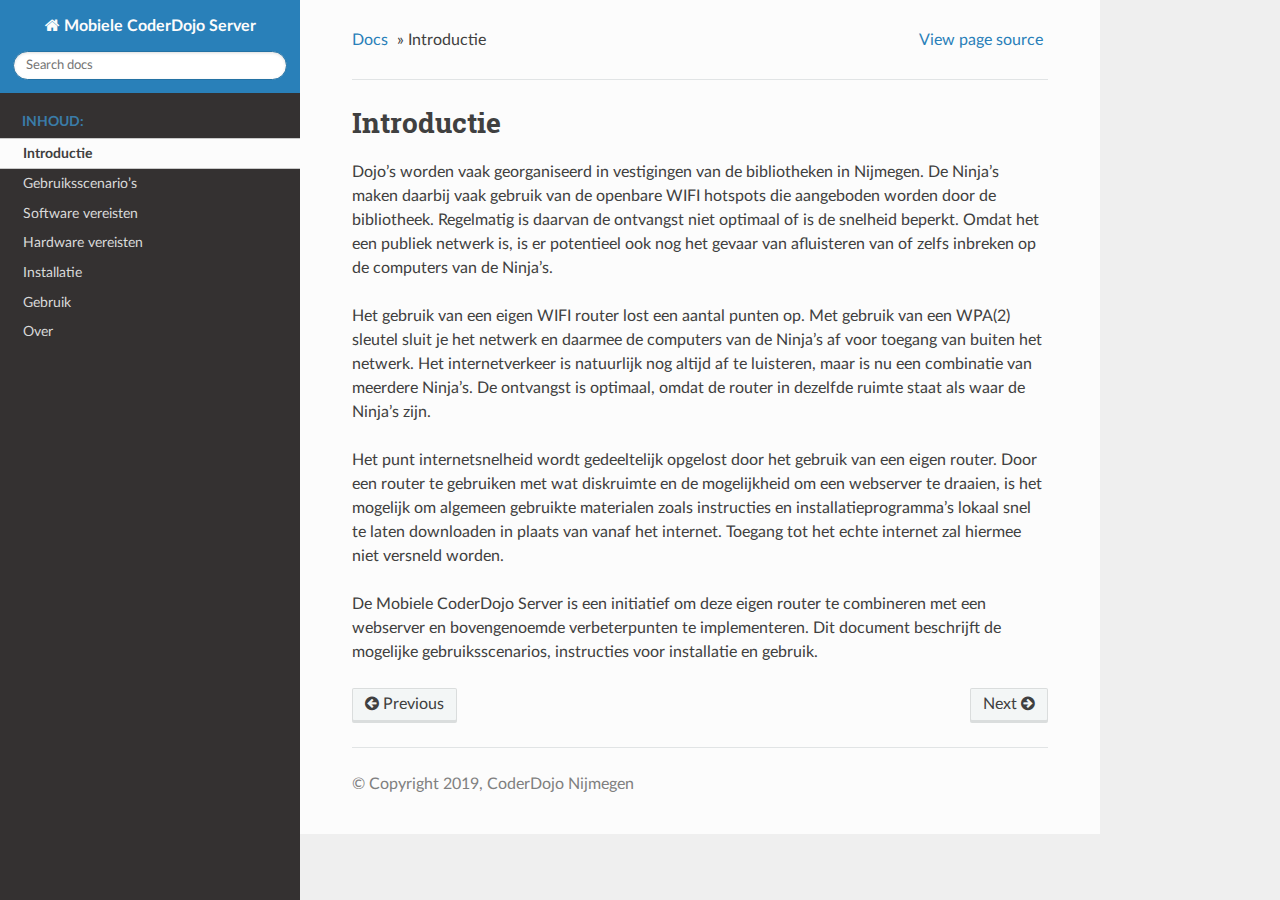
<file: docs/introductie.html>
<!DOCTYPE html>
<!--[if IE 8]><html class="no-js lt-ie9" lang="nl" > <![endif]-->
<!--[if gt IE 8]><!--> <html class="no-js" lang="nl" > <!--<![endif]-->
<head>
  <meta charset="utf-8">
  
  <meta name="viewport" content="width=device-width, initial-scale=1.0">
  
  <title>Introductie &mdash; Mobiele CoderDojo Server  documentatie</title>
  

  
  
  
  

  
  <script type="text/javascript" src="_static/js/modernizr.min.js"></script>
  
    
      <script type="text/javascript" id="documentation_options" data-url_root="./" src="_static/documentation_options.js"></script>
        <script type="text/javascript" src="_static/jquery.js"></script>
        <script type="text/javascript" src="_static/underscore.js"></script>
        <script type="text/javascript" src="_static/doctools.js"></script>
        <script type="text/javascript" src="_static/language_data.js"></script>
        <script type="text/javascript" src="_static/translations.js"></script>
    
    <script type="text/javascript" src="_static/js/theme.js"></script>

    

  
  <link rel="stylesheet" href="_static/css/theme.css" type="text/css" />
  <link rel="stylesheet" href="_static/pygments.css" type="text/css" />
  <link rel="stylesheet" href="_static/coderdojo.css" type="text/css" />
    <link rel="index" title="Index" href="genindex.html" />
    <link rel="search" title="Zoeken" href="search.html" />
    <link rel="next" title="Gebruiksscenario’s" href="gebruiksscenarios.html" />
    <link rel="prev" title="Mobiele CoderDojo Server" href="index.html" /> 
</head>

<body class="wy-body-for-nav">

   
  <div class="wy-grid-for-nav">
    
    <nav data-toggle="wy-nav-shift" class="wy-nav-side">
      <div class="wy-side-scroll">
        <div class="wy-side-nav-search" >
          

          
            <a href="index.html" class="icon icon-home"> Mobiele CoderDojo Server
          

          
          </a>

          
            
            
          

          
<div role="search">
  <form id="rtd-search-form" class="wy-form" action="search.html" method="get">
    <input type="text" name="q" placeholder="Search docs" />
    <input type="hidden" name="check_keywords" value="yes" />
    <input type="hidden" name="area" value="default" />
  </form>
</div>

          
        </div>

        <div class="wy-menu wy-menu-vertical" data-spy="affix" role="navigation" aria-label="main navigation">
          
            
            
              
            
            
              <p class="caption"><span class="caption-text">Inhoud:</span></p>
<ul class="current">
<li class="toctree-l1 current"><a class="current reference internal" href="#">Introductie</a></li>
<li class="toctree-l1"><a class="reference internal" href="gebruiksscenarios.html">Gebruiksscenario’s</a></li>
<li class="toctree-l1"><a class="reference internal" href="software.html">Software vereisten</a></li>
<li class="toctree-l1"><a class="reference internal" href="hardware.html">Hardware vereisten</a></li>
<li class="toctree-l1"><a class="reference internal" href="installatie.html">Installatie</a></li>
<li class="toctree-l1"><a class="reference internal" href="gebruik.html">Gebruik</a></li>
<li class="toctree-l1"><a class="reference internal" href="over.html">Over</a></li>
</ul>

            
          
        </div>
      </div>
    </nav>

    <section data-toggle="wy-nav-shift" class="wy-nav-content-wrap">

      
      <nav class="wy-nav-top" aria-label="top navigation">
        
          <i data-toggle="wy-nav-top" class="fa fa-bars"></i>
          <a href="index.html">Mobiele CoderDojo Server</a>
        
      </nav>


      <div class="wy-nav-content">
        
        <div class="rst-content">
        
          















<div role="navigation" aria-label="breadcrumbs navigation">

  <ul class="wy-breadcrumbs">
    
      <li><a href="index.html">Docs</a> &raquo;</li>
        
      <li>Introductie</li>
    
    
      <li class="wy-breadcrumbs-aside">
        
            
            <a href="_sources/introductie.rst.txt" rel="nofollow"> View page source</a>
          
        
      </li>
    
  </ul>

  
  <hr/>
</div>
          <div role="main" class="document" itemscope="itemscope" itemtype="http://schema.org/Article">
           <div itemprop="articleBody">
            
  <div class="section" id="introductie">
<h1>Introductie<a class="headerlink" href="#introductie" title="Permalink naar deze titel">¶</a></h1>
<p>Dojo’s worden vaak georganiseerd in vestigingen van de bibliotheken in Nijmegen.
De Ninja’s maken daarbij vaak gebruik van de openbare WIFI hotspots die aangeboden worden door de bibliotheek.
Regelmatig is daarvan de ontvangst niet optimaal of is de snelheid beperkt.
Omdat het een publiek netwerk is, is er potentieel ook nog het gevaar van afluisteren van of zelfs inbreken
op de computers van de Ninja’s.</p>
<p>Het gebruik van een eigen WIFI router lost een aantal punten op.
Met gebruik van een WPA(2) sleutel sluit je het netwerk en daarmee de computers van de
Ninja’s af voor toegang van buiten het netwerk. Het internetverkeer is natuurlijk nog altijd af te luisteren,
maar is nu een combinatie van meerdere Ninja’s. De ontvangst is optimaal, omdat de router in dezelfde ruimte
staat als waar de Ninja’s zijn.</p>
<p>Het punt internetsnelheid wordt gedeeltelijk opgelost door het gebruik van een eigen router.
Door een router te gebruiken met wat diskruimte en de mogelijkheid om een webserver te draaien, is
het mogelijk om algemeen gebruikte materialen zoals instructies en installatieprogramma’s lokaal snel te
laten downloaden in plaats van vanaf het internet.
Toegang tot het echte internet zal hiermee niet versneld worden.</p>
<p>De Mobiele CoderDojo Server is een initiatief om deze eigen router te combineren met een webserver en bovengenoemde
verbeterpunten te implementeren. Dit document beschrijft de mogelijke gebruiksscenarios, instructies voor installatie
en gebruik.</p>
</div>


           </div>
           
          </div>
          <footer>
  
    <div class="rst-footer-buttons" role="navigation" aria-label="footer navigation">
      
        <a href="gebruiksscenarios.html" class="btn btn-neutral float-right" title="Gebruiksscenario’s" accesskey="n" rel="next">Next <span class="fa fa-arrow-circle-right"></span></a>
      
      
        <a href="index.html" class="btn btn-neutral float-left" title="Mobiele CoderDojo Server" accesskey="p" rel="prev"><span class="fa fa-arrow-circle-left"></span> Previous</a>
      
    </div>
  

  <hr/>

  <div role="contentinfo">
    <p>
        &copy; Copyright 2019, CoderDojo Nijmegen

    </p>
  </div> 

</footer>

        </div>
      </div>

    </section>

  </div>
  


  <script type="text/javascript">
      jQuery(function () {
          SphinxRtdTheme.Navigation.enable(true);
      });
  </script>

  
  
    
  
 <script type="text/javascript">
    // https://stackoverflow.com/a/25543713/134731 for toggle example
    $(document).ready(function() {
        $(".toggle > *").hide();
        $(".toggle .header").show();
        $(".toggle .header").click(function() {
            $(this).parent().children().not(".header").toggle(400);
            $(this).parent().children(".header").toggleClass("open");
        })
    });
</script>


</body>
</html>
</file>
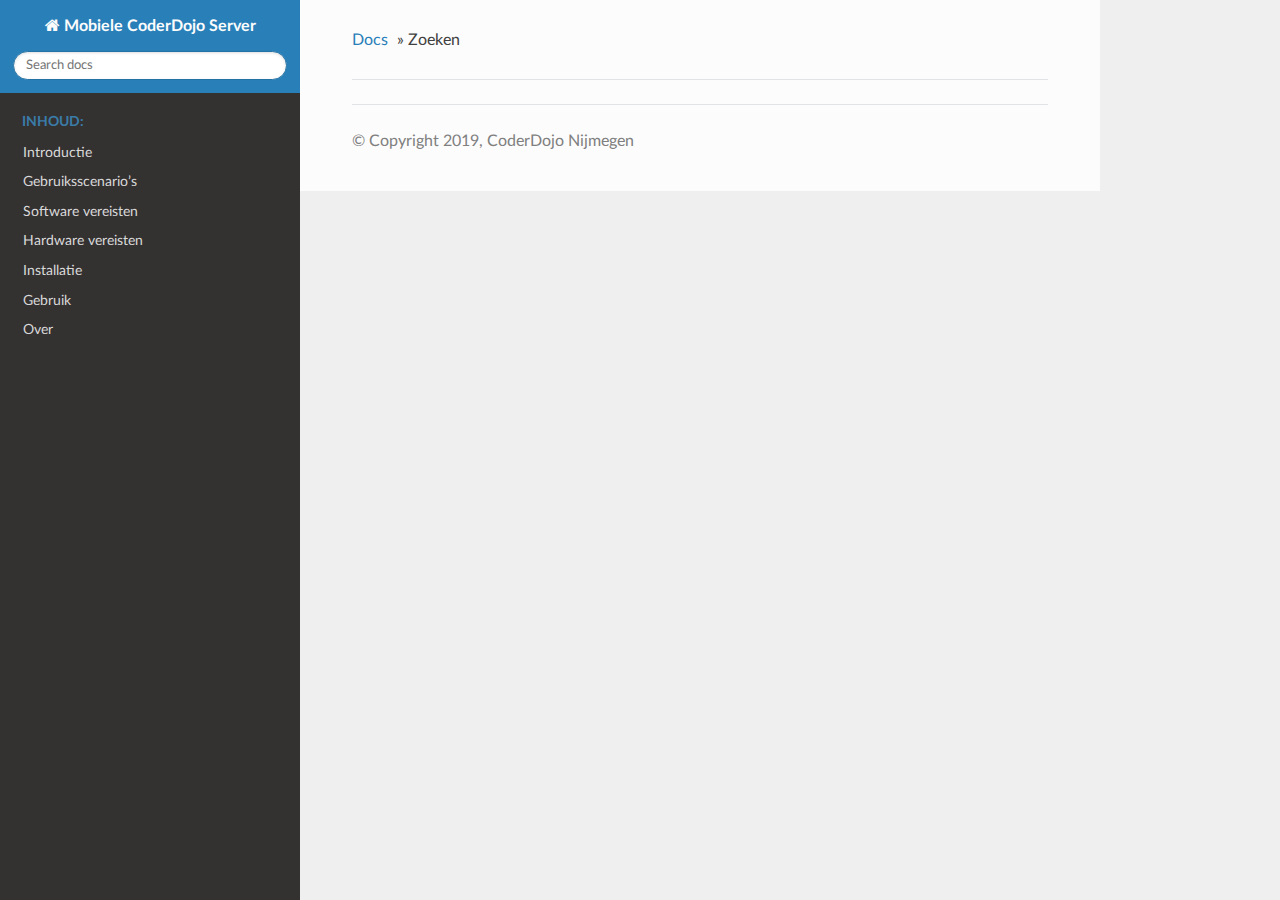
<file: docs/search.html>
<!DOCTYPE html>
<!--[if IE 8]><html class="no-js lt-ie9" lang="nl" > <![endif]-->
<!--[if gt IE 8]><!--> <html class="no-js" lang="nl" > <!--<![endif]-->
<head>
  <meta charset="utf-8">
  
  <meta name="viewport" content="width=device-width, initial-scale=1.0">
  
  <title>Zoeken &mdash; Mobiele CoderDojo Server  documentatie</title>
  

  
  
  
  

  
  <script type="text/javascript" src="_static/js/modernizr.min.js"></script>
  
    
      <script type="text/javascript" id="documentation_options" data-url_root="./" src="_static/documentation_options.js"></script>
        <script type="text/javascript" src="_static/jquery.js"></script>
        <script type="text/javascript" src="_static/underscore.js"></script>
        <script type="text/javascript" src="_static/doctools.js"></script>
        <script type="text/javascript" src="_static/language_data.js"></script>
        <script type="text/javascript" src="_static/translations.js"></script>
        <script type="text/javascript" src="_static/searchtools.js"></script>
    
    <script type="text/javascript" src="_static/js/theme.js"></script>

    

  
  <link rel="stylesheet" href="_static/css/theme.css" type="text/css" />
  <link rel="stylesheet" href="_static/pygments.css" type="text/css" />
  <link rel="stylesheet" href="_static/coderdojo.css" type="text/css" />
    <link rel="index" title="Index" href="genindex.html" />
    <link rel="search" title="Zoeken" href="#" /> 
</head>

<body class="wy-body-for-nav">

   
  <div class="wy-grid-for-nav">
    
    <nav data-toggle="wy-nav-shift" class="wy-nav-side">
      <div class="wy-side-scroll">
        <div class="wy-side-nav-search" >
          

          
            <a href="index.html" class="icon icon-home"> Mobiele CoderDojo Server
          

          
          </a>

          
            
            
          

          
<div role="search">
  <form id="rtd-search-form" class="wy-form" action="#" method="get">
    <input type="text" name="q" placeholder="Search docs" />
    <input type="hidden" name="check_keywords" value="yes" />
    <input type="hidden" name="area" value="default" />
  </form>
</div>

          
        </div>

        <div class="wy-menu wy-menu-vertical" data-spy="affix" role="navigation" aria-label="main navigation">
          
            
            
              
            
            
              <p class="caption"><span class="caption-text">Inhoud:</span></p>
<ul>
<li class="toctree-l1"><a class="reference internal" href="introductie.html">Introductie</a></li>
<li class="toctree-l1"><a class="reference internal" href="gebruiksscenarios.html">Gebruiksscenario’s</a></li>
<li class="toctree-l1"><a class="reference internal" href="software.html">Software vereisten</a></li>
<li class="toctree-l1"><a class="reference internal" href="hardware.html">Hardware vereisten</a></li>
<li class="toctree-l1"><a class="reference internal" href="installatie.html">Installatie</a></li>
<li class="toctree-l1"><a class="reference internal" href="gebruik.html">Gebruik</a></li>
<li class="toctree-l1"><a class="reference internal" href="over.html">Over</a></li>
</ul>

            
          
        </div>
      </div>
    </nav>

    <section data-toggle="wy-nav-shift" class="wy-nav-content-wrap">

      
      <nav class="wy-nav-top" aria-label="top navigation">
        
          <i data-toggle="wy-nav-top" class="fa fa-bars"></i>
          <a href="index.html">Mobiele CoderDojo Server</a>
        
      </nav>


      <div class="wy-nav-content">
        
        <div class="rst-content">
        
          















<div role="navigation" aria-label="breadcrumbs navigation">

  <ul class="wy-breadcrumbs">
    
      <li><a href="index.html">Docs</a> &raquo;</li>
        
      <li>Zoeken</li>
    
    
      <li class="wy-breadcrumbs-aside">
        
            
        
      </li>
    
  </ul>

  
  <hr/>
</div>
          <div role="main" class="document" itemscope="itemscope" itemtype="http://schema.org/Article">
           <div itemprop="articleBody">
            
  <noscript>
  <div id="fallback" class="admonition warning">
    <p class="last">
      Please activate JavaScript to enable the search
      functionality.
    </p>
  </div>
  </noscript>

  
  <div id="search-results">
  
  </div>

           </div>
           
          </div>
          <footer>
  

  <hr/>

  <div role="contentinfo">
    <p>
        &copy; Copyright 2019, CoderDojo Nijmegen

    </p>
  </div> 

</footer>

        </div>
      </div>

    </section>

  </div>
  


  <script type="text/javascript">
      jQuery(function () {
          SphinxRtdTheme.Navigation.enable(true);
      });
  </script>

  
  
    
  
  <script type="text/javascript">
    jQuery(function() { Search.loadIndex("searchindex.js"); });
  </script>
  
  <script type="text/javascript" id="searchindexloader"></script>
   


</body>
</html>
</file>
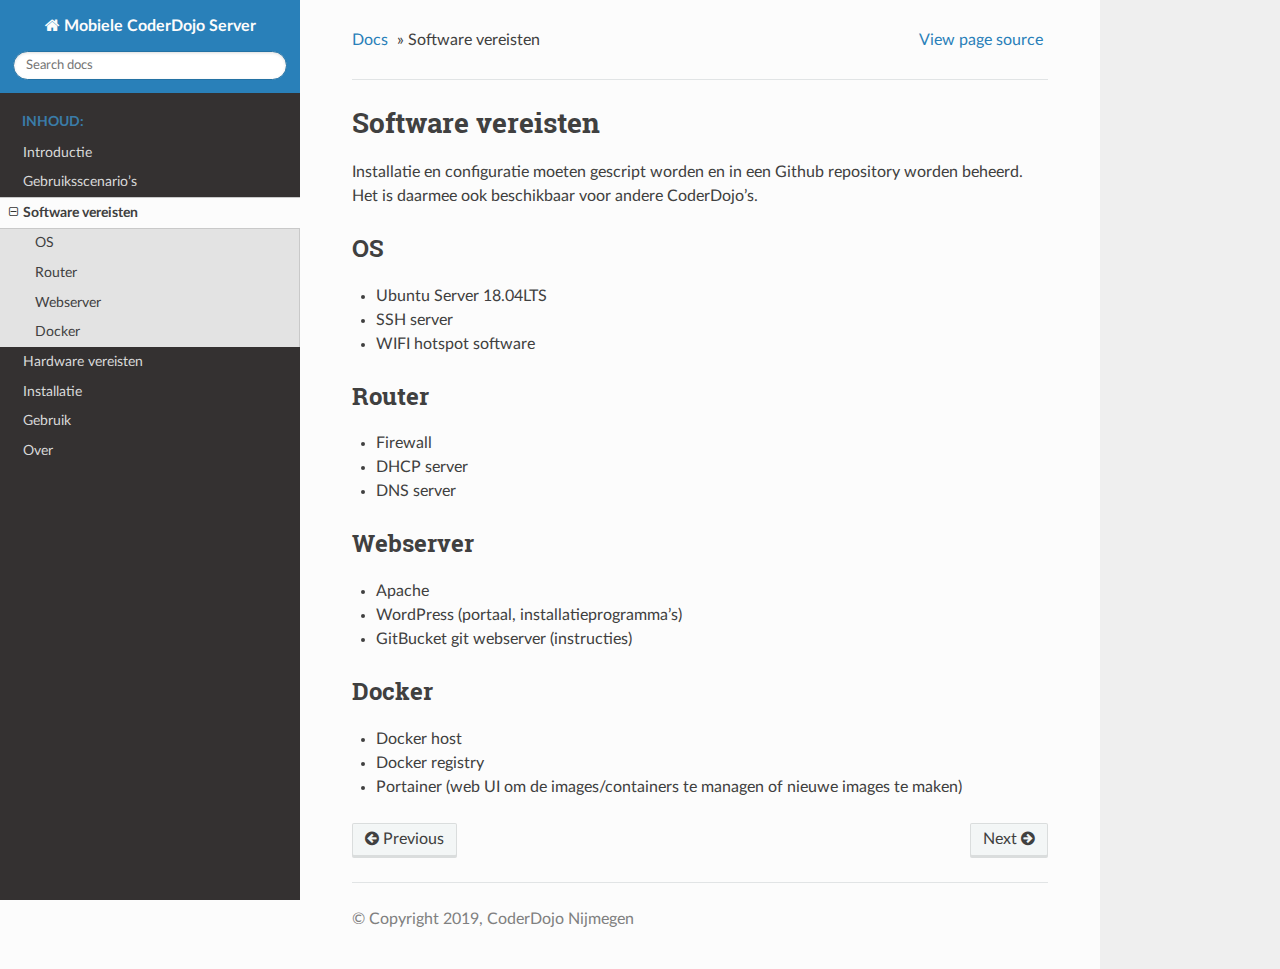
<file: docs/software.html>
<!DOCTYPE html>
<!--[if IE 8]><html class="no-js lt-ie9" lang="nl" > <![endif]-->
<!--[if gt IE 8]><!--> <html class="no-js" lang="nl" > <!--<![endif]-->
<head>
  <meta charset="utf-8">
  
  <meta name="viewport" content="width=device-width, initial-scale=1.0">
  
  <title>Software vereisten &mdash; Mobiele CoderDojo Server  documentatie</title>
  

  
  
  
  

  
  <script type="text/javascript" src="_static/js/modernizr.min.js"></script>
  
    
      <script type="text/javascript" id="documentation_options" data-url_root="./" src="_static/documentation_options.js"></script>
        <script type="text/javascript" src="_static/jquery.js"></script>
        <script type="text/javascript" src="_static/underscore.js"></script>
        <script type="text/javascript" src="_static/doctools.js"></script>
        <script type="text/javascript" src="_static/language_data.js"></script>
        <script type="text/javascript" src="_static/translations.js"></script>
    
    <script type="text/javascript" src="_static/js/theme.js"></script>

    

  
  <link rel="stylesheet" href="_static/css/theme.css" type="text/css" />
  <link rel="stylesheet" href="_static/pygments.css" type="text/css" />
  <link rel="stylesheet" href="_static/coderdojo.css" type="text/css" />
    <link rel="index" title="Index" href="genindex.html" />
    <link rel="search" title="Zoeken" href="search.html" />
    <link rel="next" title="Hardware vereisten" href="hardware.html" />
    <link rel="prev" title="Gebruiksscenario’s" href="gebruiksscenarios.html" /> 
</head>

<body class="wy-body-for-nav">

   
  <div class="wy-grid-for-nav">
    
    <nav data-toggle="wy-nav-shift" class="wy-nav-side">
      <div class="wy-side-scroll">
        <div class="wy-side-nav-search" >
          

          
            <a href="index.html" class="icon icon-home"> Mobiele CoderDojo Server
          

          
          </a>

          
            
            
          

          
<div role="search">
  <form id="rtd-search-form" class="wy-form" action="search.html" method="get">
    <input type="text" name="q" placeholder="Search docs" />
    <input type="hidden" name="check_keywords" value="yes" />
    <input type="hidden" name="area" value="default" />
  </form>
</div>

          
        </div>

        <div class="wy-menu wy-menu-vertical" data-spy="affix" role="navigation" aria-label="main navigation">
          
            
            
              
            
            
              <p class="caption"><span class="caption-text">Inhoud:</span></p>
<ul class="current">
<li class="toctree-l1"><a class="reference internal" href="introductie.html">Introductie</a></li>
<li class="toctree-l1"><a class="reference internal" href="gebruiksscenarios.html">Gebruiksscenario’s</a></li>
<li class="toctree-l1 current"><a class="current reference internal" href="#">Software vereisten</a><ul>
<li class="toctree-l2"><a class="reference internal" href="#os">OS</a></li>
<li class="toctree-l2"><a class="reference internal" href="#router">Router</a></li>
<li class="toctree-l2"><a class="reference internal" href="#webserver">Webserver</a></li>
<li class="toctree-l2"><a class="reference internal" href="#docker">Docker</a></li>
</ul>
</li>
<li class="toctree-l1"><a class="reference internal" href="hardware.html">Hardware vereisten</a></li>
<li class="toctree-l1"><a class="reference internal" href="installatie.html">Installatie</a></li>
<li class="toctree-l1"><a class="reference internal" href="gebruik.html">Gebruik</a></li>
<li class="toctree-l1"><a class="reference internal" href="over.html">Over</a></li>
</ul>

            
          
        </div>
      </div>
    </nav>

    <section data-toggle="wy-nav-shift" class="wy-nav-content-wrap">

      
      <nav class="wy-nav-top" aria-label="top navigation">
        
          <i data-toggle="wy-nav-top" class="fa fa-bars"></i>
          <a href="index.html">Mobiele CoderDojo Server</a>
        
      </nav>


      <div class="wy-nav-content">
        
        <div class="rst-content">
        
          















<div role="navigation" aria-label="breadcrumbs navigation">

  <ul class="wy-breadcrumbs">
    
      <li><a href="index.html">Docs</a> &raquo;</li>
        
      <li>Software vereisten</li>
    
    
      <li class="wy-breadcrumbs-aside">
        
            
            <a href="_sources/software.rst.txt" rel="nofollow"> View page source</a>
          
        
      </li>
    
  </ul>

  
  <hr/>
</div>
          <div role="main" class="document" itemscope="itemscope" itemtype="http://schema.org/Article">
           <div itemprop="articleBody">
            
  <div class="section" id="software-vereisten">
<h1>Software vereisten<a class="headerlink" href="#software-vereisten" title="Permalink naar deze titel">¶</a></h1>
<p>Installatie en configuratie moeten gescript worden en in een Github repository worden beheerd.
Het is daarmee ook beschikbaar voor andere CoderDojo’s.</p>
<div class="section" id="os">
<h2>OS<a class="headerlink" href="#os" title="Permalink naar deze titel">¶</a></h2>
<ul class="simple">
<li><p>Ubuntu Server 18.04LTS</p></li>
<li><p>SSH server</p></li>
<li><p>WIFI hotspot software</p></li>
</ul>
</div>
<div class="section" id="router">
<h2>Router<a class="headerlink" href="#router" title="Permalink naar deze titel">¶</a></h2>
<ul class="simple">
<li><p>Firewall</p></li>
<li><p>DHCP server</p></li>
<li><p>DNS server</p></li>
</ul>
</div>
<div class="section" id="webserver">
<h2>Webserver<a class="headerlink" href="#webserver" title="Permalink naar deze titel">¶</a></h2>
<ul class="simple">
<li><p>Apache</p></li>
<li><p>WordPress (portaal, installatieprogramma’s)</p></li>
<li><p>GitBucket git webserver (instructies)</p></li>
</ul>
</div>
<div class="section" id="docker">
<h2>Docker<a class="headerlink" href="#docker" title="Permalink naar deze titel">¶</a></h2>
<ul class="simple">
<li><p>Docker host</p></li>
<li><p>Docker registry</p></li>
<li><p>Portainer (web UI om de images/containers te managen of nieuwe images te maken)</p></li>
</ul>
</div>
</div>


           </div>
           
          </div>
          <footer>
  
    <div class="rst-footer-buttons" role="navigation" aria-label="footer navigation">
      
        <a href="hardware.html" class="btn btn-neutral float-right" title="Hardware vereisten" accesskey="n" rel="next">Next <span class="fa fa-arrow-circle-right"></span></a>
      
      
        <a href="gebruiksscenarios.html" class="btn btn-neutral float-left" title="Gebruiksscenario’s" accesskey="p" rel="prev"><span class="fa fa-arrow-circle-left"></span> Previous</a>
      
    </div>
  

  <hr/>

  <div role="contentinfo">
    <p>
        &copy; Copyright 2019, CoderDojo Nijmegen

    </p>
  </div> 

</footer>

        </div>
      </div>

    </section>

  </div>
  


  <script type="text/javascript">
      jQuery(function () {
          SphinxRtdTheme.Navigation.enable(true);
      });
  </script>

  
  
    
  
 <script type="text/javascript">
    // https://stackoverflow.com/a/25543713/134731 for toggle example
    $(document).ready(function() {
        $(".toggle > *").hide();
        $(".toggle .header").show();
        $(".toggle .header").click(function() {
            $(this).parent().children().not(".header").toggle(400);
            $(this).parent().children(".header").toggleClass("open");
        })
    });
</script>


</body>
</html>
</file>
<file: docs/_static/css/theme.css>
/* sphinx_rtd_theme version 0.4.3 | MIT license */
/* Built 20190212 16:02 */
*{-webkit-box-sizing:border-box;-moz-box-sizing:border-box;box-sizing:border-box}article,aside,details,figcaption,figure,footer,header,hgroup,nav,section{display:block}audio,canvas,video{display:inline-block;*display:inline;*zoom:1}audio:not([controls]){display:none}[hidden]{display:none}*{-webkit-box-sizing:border-box;-moz-box-sizing:border-box;box-sizing:border-box}html{font-size:100%;-webkit-text-size-adjust:100%;-ms-text-size-adjust:100%}body{margin:0}a:hover,a:active{outline:0}abbr[title]{border-bottom:1px dotted}b,strong{font-weight:bold}blockquote{margin:0}dfn{font-style:italic}ins{background:#ff9;color:#000;text-decoration:none}mark{background:#ff0;color:#000;font-style:italic;font-weight:bold}pre,code,.rst-content tt,.rst-content code,kbd,samp{font-family:monospace,serif;_font-family:"courier new",monospace;font-size:1em}pre{white-space:pre}q{quotes:none}q:before,q:after{content:"";content:none}small{font-size:85%}sub,sup{font-size:75%;line-height:0;position:relative;vertical-align:baseline}sup{top:-0.5em}sub{bottom:-0.25em}ul,ol,dl{margin:0;padding:0;list-style:none;list-style-image:none}li{list-style:none}dd{margin:0}img{border:0;-ms-interpolation-mode:bicubic;vertical-align:middle;max-width:100%}svg:not(:root){overflow:hidden}figure{margin:0}form{margin:0}fieldset{border:0;margin:0;padding:0}label{cursor:pointer}legend{border:0;*margin-left:-7px;padding:0;white-space:normal}button,input,select,textarea{font-size:100%;margin:0;vertical-align:baseline;*vertical-align:middle}button,input{line-height:normal}button,input[type="button"],input[type="reset"],input[type="submit"]{cursor:pointer;-webkit-appearance:button;*overflow:visible}button[disabled],input[disabled]{cursor:default}input[type="checkbox"],input[type="radio"]{box-sizing:border-box;padding:0;*width:13px;*height:13px}input[type="search"]{-webkit-appearance:textfield;-moz-box-sizing:content-box;-webkit-box-sizing:content-box;box-sizing:content-box}input[type="search"]::-webkit-search-decoration,input[type="search"]::-webkit-search-cancel-button{-webkit-appearance:none}button::-moz-focus-inner,input::-moz-focus-inner{border:0;padding:0}textarea{overflow:auto;vertical-align:top;resize:vertical}table{border-collapse:collapse;border-spacing:0}td{vertical-align:top}.chromeframe{margin:.2em 0;background:#ccc;color:#000;padding:.2em 0}.ir{display:block;border:0;text-indent:-999em;overflow:hidden;background-color:transparent;background-repeat:no-repeat;text-align:left;direction:ltr;*line-height:0}.ir br{display:none}.hidden{display:none !important;visibility:hidden}.visuallyhidden{border:0;clip:rect(0 0 0 0);height:1px;margin:-1px;overflow:hidden;padding:0;position:absolute;width:1px}.visuallyhidden.focusable:active,.visuallyhidden.focusable:focus{clip:auto;height:auto;margin:0;overflow:visible;position:static;width:auto}.invisible{visibility:hidden}.relative{position:relative}big,small{font-size:100%}@media print{html,body,section{background:none !important}*{box-shadow:none !important;text-shadow:none !important;filter:none !important;-ms-filter:none !important}a,a:visited{text-decoration:underline}.ir a:after,a[href^="javascript:"]:after,a[href^="#"]:after{content:""}pre,blockquote{page-break-inside:avoid}thead{display:table-header-group}tr,img{page-break-inside:avoid}img{max-width:100% !important}@page{margin:.5cm}p,h2,.rst-content .toctree-wrapper p.caption,h3{orphans:3;widows:3}h2,.rst-content .toctree-wrapper p.caption,h3{page-break-after:avoid}}.fa:before,.wy-menu-vertical li span.toctree-expand:before,.wy-menu-vertical li.on a span.toctree-expand:before,.wy-menu-vertical li.current>a span.toctree-expand:before,.rst-content .admonition-title:before,.rst-content h1 .headerlink:before,.rst-content h2 .headerlink:before,.rst-content h3 .headerlink:before,.rst-content h4 .headerlink:before,.rst-content h5 .headerlink:before,.rst-content h6 .headerlink:before,.rst-content dl dt .headerlink:before,.rst-content p.caption .headerlink:before,.rst-content table>caption .headerlink:before,.rst-content .code-block-caption .headerlink:before,.rst-content tt.download span:first-child:before,.rst-content code.download span:first-child:before,.icon:before,.wy-dropdown .caret:before,.wy-inline-validate.wy-inline-validate-success .wy-input-context:before,.wy-inline-validate.wy-inline-validate-danger .wy-input-context:before,.wy-inline-validate.wy-inline-validate-warning .wy-input-context:before,.wy-inline-validate.wy-inline-validate-info .wy-input-context:before,.wy-alert,.rst-content .note,.rst-content .attention,.rst-content .caution,.rst-content .danger,.rst-content .error,.rst-content .hint,.rst-content .important,.rst-content .tip,.rst-content .warning,.rst-content .seealso,.rst-content .admonition-todo,.rst-content .admonition,.btn,input[type="text"],input[type="password"],input[type="email"],input[type="url"],input[type="date"],input[type="month"],input[type="time"],input[type="datetime"],input[type="datetime-local"],input[type="week"],input[type="number"],input[type="search"],input[type="tel"],input[type="color"],select,textarea,.wy-menu-vertical li.on a,.wy-menu-vertical li.current>a,.wy-side-nav-search>a,.wy-side-nav-search .wy-dropdown>a,.wy-nav-top a{-webkit-font-smoothing:antialiased}.clearfix{*zoom:1}.clearfix:before,.clearfix:after{display:table;content:""}.clearfix:after{clear:both}/*!
 *  Font Awesome 4.7.0 by @davegandy - http://fontawesome.io - @fontawesome
 *  License - http://fontawesome.io/license (Font: SIL OFL 1.1, CSS: MIT License)
 */@font-face{font-family:'FontAwesome';src:url("../fonts/fontawesome-webfont.eot?v=4.7.0");src:url("../fonts/fontawesome-webfont.eot?#iefix&v=4.7.0") format("embedded-opentype"),url("../fonts/fontawesome-webfont.woff2?v=4.7.0") format("woff2"),url("../fonts/fontawesome-webfont.woff?v=4.7.0") format("woff"),url("../fonts/fontawesome-webfont.ttf?v=4.7.0") format("truetype"),url("../fonts/fontawesome-webfont.svg?v=4.7.0#fontawesomeregular") format("svg");font-weight:normal;font-style:normal}.fa,.wy-menu-vertical li span.toctree-expand,.wy-menu-vertical li.on a span.toctree-expand,.wy-menu-vertical li.current>a span.toctree-expand,.rst-content .admonition-title,.rst-content h1 .headerlink,.rst-content h2 .headerlink,.rst-content h3 .headerlink,.rst-content h4 .headerlink,.rst-content h5 .headerlink,.rst-content h6 .headerlink,.rst-content dl dt .headerlink,.rst-content p.caption .headerlink,.rst-content table>caption .headerlink,.rst-content .code-block-caption .headerlink,.rst-content tt.download span:first-child,.rst-content code.download span:first-child,.icon{display:inline-block;font:normal normal normal 14px/1 FontAwesome;font-size:inherit;text-rendering:auto;-webkit-font-smoothing:antialiased;-moz-osx-font-smoothing:grayscale}.fa-lg{font-size:1.3333333333em;line-height:.75em;vertical-align:-15%}.fa-2x{font-size:2em}.fa-3x{font-size:3em}.fa-4x{font-size:4em}.fa-5x{font-size:5em}.fa-fw{width:1.2857142857em;text-align:center}.fa-ul{padding-left:0;margin-left:2.1428571429em;list-style-type:none}.fa-ul>li{position:relative}.fa-li{position:absolute;left:-2.1428571429em;width:2.1428571429em;top:.1428571429em;text-align:center}.fa-li.fa-lg{left:-1.8571428571em}.fa-border{padding:.2em .25em .15em;border:solid 0.08em #eee;border-radius:.1em}.fa-pull-left{float:left}.fa-pull-right{float:right}.fa.fa-pull-left,.wy-menu-vertical li span.fa-pull-left.toctree-expand,.wy-menu-vertical li.on a span.fa-pull-left.toctree-expand,.wy-menu-vertical li.current>a span.fa-pull-left.toctree-expand,.rst-content .fa-pull-left.admonition-title,.rst-content h1 .fa-pull-left.headerlink,.rst-content h2 .fa-pull-left.headerlink,.rst-content h3 .fa-pull-left.headerlink,.rst-content h4 .fa-pull-left.headerlink,.rst-content h5 .fa-pull-left.headerlink,.rst-content h6 .fa-pull-left.headerlink,.rst-content dl dt .fa-pull-left.headerlink,.rst-content p.caption .fa-pull-left.headerlink,.rst-content table>caption .fa-pull-left.headerlink,.rst-content .code-block-caption .fa-pull-left.headerlink,.rst-content tt.download span.fa-pull-left:first-child,.rst-content code.download span.fa-pull-left:first-child,.fa-pull-left.icon{margin-right:.3em}.fa.fa-pull-right,.wy-menu-vertical li span.fa-pull-right.toctree-expand,.wy-menu-vertical li.on a span.fa-pull-right.toctree-expand,.wy-menu-vertical li.current>a span.fa-pull-right.toctree-expand,.rst-content .fa-pull-right.admonition-title,.rst-content h1 .fa-pull-right.headerlink,.rst-content h2 .fa-pull-right.headerlink,.rst-content h3 .fa-pull-right.headerlink,.rst-content h4 .fa-pull-right.headerlink,.rst-content h5 .fa-pull-right.headerlink,.rst-content h6 .fa-pull-right.headerlink,.rst-content dl dt .fa-pull-right.headerlink,.rst-content p.caption .fa-pull-right.headerlink,.rst-content table>caption .fa-pull-right.headerlink,.rst-content .code-block-caption .fa-pull-right.headerlink,.rst-content tt.download span.fa-pull-right:first-child,.rst-content code.download span.fa-pull-right:first-child,.fa-pull-right.icon{margin-left:.3em}.pull-right{float:right}.pull-left{float:left}.fa.pull-left,.wy-menu-vertical li span.pull-left.toctree-expand,.wy-menu-vertical li.on a span.pull-left.toctree-expand,.wy-menu-vertical li.current>a span.pull-left.toctree-expand,.rst-content .pull-left.admonition-title,.rst-content h1 .pull-left.headerlink,.rst-content h2 .pull-left.headerlink,.rst-content h3 .pull-left.headerlink,.rst-content h4 .pull-left.headerlink,.rst-content h5 .pull-left.headerlink,.rst-content h6 .pull-left.headerlink,.rst-content dl dt .pull-left.headerlink,.rst-content p.caption .pull-left.headerlink,.rst-content table>caption .pull-left.headerlink,.rst-content .code-block-caption .pull-left.headerlink,.rst-content tt.download span.pull-left:first-child,.rst-content code.download span.pull-left:first-child,.pull-left.icon{margin-right:.3em}.fa.pull-right,.wy-menu-vertical li span.pull-right.toctree-expand,.wy-menu-vertical li.on a span.pull-right.toctree-expand,.wy-menu-vertical li.current>a span.pull-right.toctree-expand,.rst-content .pull-right.admonition-title,.rst-content h1 .pull-right.headerlink,.rst-content h2 .pull-right.headerlink,.rst-content h3 .pull-right.headerlink,.rst-content h4 .pull-right.headerlink,.rst-content h5 .pull-right.headerlink,.rst-content h6 .pull-right.headerlink,.rst-content dl dt .pull-right.headerlink,.rst-content p.caption .pull-right.headerlink,.rst-content table>caption .pull-right.headerlink,.rst-content .code-block-caption .pull-right.headerlink,.rst-content tt.download span.pull-right:first-child,.rst-content code.download span.pull-right:first-child,.pull-right.icon{margin-left:.3em}.fa-spin{-webkit-animation:fa-spin 2s infinite linear;animation:fa-spin 2s infinite linear}.fa-pulse{-webkit-animation:fa-spin 1s infinite steps(8);animation:fa-spin 1s infinite steps(8)}@-webkit-keyframes fa-spin{0%{-webkit-transform:rotate(0deg);transform:rotate(0deg)}100%{-webkit-transform:rotate(359deg);transform:rotate(359deg)}}@keyframes fa-spin{0%{-webkit-transform:rotate(0deg);transform:rotate(0deg)}100%{-webkit-transform:rotate(359deg);transform:rotate(359deg)}}.fa-rotate-90{-ms-filter:"progid:DXImageTransform.Microsoft.BasicImage(rotation=1)";-webkit-transform:rotate(90deg);-ms-transform:rotate(90deg);transform:rotate(90deg)}.fa-rotate-180{-ms-filter:"progid:DXImageTransform.Microsoft.BasicImage(rotation=2)";-webkit-transform:rotate(180deg);-ms-transform:rotate(180deg);transform:rotate(180deg)}.fa-rotate-270{-ms-filter:"progid:DXImageTransform.Microsoft.BasicImage(rotation=3)";-webkit-transform:rotate(270deg);-ms-transform:rotate(270deg);transform:rotate(270deg)}.fa-flip-horizontal{-ms-filter:"progid:DXImageTransform.Microsoft.BasicImage(rotation=0, mirror=1)";-webkit-transform:scale(-1, 1);-ms-transform:scale(-1, 1);transform:scale(-1, 1)}.fa-flip-vertical{-ms-filter:"progid:DXImageTransform.Microsoft.BasicImage(rotation=2, mirror=1)";-webkit-transform:scale(1, -1);-ms-transform:scale(1, -1);transform:scale(1, -1)}:root .fa-rotate-90,:root .fa-rotate-180,:root .fa-rotate-270,:root .fa-flip-horizontal,:root .fa-flip-vertical{filter:none}.fa-stack{position:relative;display:inline-block;width:2em;height:2em;line-height:2em;vertical-align:middle}.fa-stack-1x,.fa-stack-2x{position:absolute;left:0;width:100%;text-align:center}.fa-stack-1x{line-height:inherit}.fa-stack-2x{font-size:2em}.fa-inverse{color:#fff}.fa-glass:before{content:""}.fa-music:before{content:""}.fa-search:before,.icon-search:before{content:""}.fa-envelope-o:before{content:""}.fa-heart:before{content:""}.fa-star:before{content:""}.fa-star-o:before{content:""}.fa-user:before{content:""}.fa-film:before{content:""}.fa-th-large:before{content:""}.fa-th:before{content:""}.fa-th-list:before{content:""}.fa-check:before{content:""}.fa-remove:before,.fa-close:before,.fa-times:before{content:""}.fa-search-plus:before{content:""}.fa-search-minus:before{content:""}.fa-power-off:before{content:""}.fa-signal:before{content:""}.fa-gear:before,.fa-cog:before{content:""}.fa-trash-o:before{content:""}.fa-home:before,.icon-home:before{content:""}.fa-file-o:before{content:""}.fa-clock-o:before{content:""}.fa-road:before{content:""}.fa-download:before,.rst-content tt.download span:first-child:before,.rst-content code.download span:first-child:before{content:""}.fa-arrow-circle-o-down:before{content:""}.fa-arrow-circle-o-up:before{content:""}.fa-inbox:before{content:""}.fa-play-circle-o:before{content:""}.fa-rotate-right:before,.fa-repeat:before{content:""}.fa-refresh:before{content:""}.fa-list-alt:before{content:""}.fa-lock:before{content:""}.fa-flag:before{content:""}.fa-headphones:before{content:""}.fa-volume-off:before{content:""}.fa-volume-down:before{content:""}.fa-volume-up:before{content:""}.fa-qrcode:before{content:""}.fa-barcode:before{content:""}.fa-tag:before{content:""}.fa-tags:before{content:""}.fa-book:before,.icon-book:before{content:""}.fa-bookmark:before{content:""}.fa-print:before{content:""}.fa-camera:before{content:""}.fa-font:before{content:""}.fa-bold:before{content:""}.fa-italic:before{content:""}.fa-text-height:before{content:""}.fa-text-width:before{content:""}.fa-align-left:before{content:""}.fa-align-center:before{content:""}.fa-align-right:before{content:""}.fa-align-justify:before{content:""}.fa-list:before{content:""}.fa-dedent:before,.fa-outdent:before{content:""}.fa-indent:before{content:""}.fa-video-camera:before{content:""}.fa-photo:before,.fa-image:before,.fa-picture-o:before{content:""}.fa-pencil:before{content:""}.fa-map-marker:before{content:""}.fa-adjust:before{content:""}.fa-tint:before{content:""}.fa-edit:before,.fa-pencil-square-o:before{content:""}.fa-share-square-o:before{content:""}.fa-check-square-o:before{content:""}.fa-arrows:before{content:""}.fa-step-backward:before{content:""}.fa-fast-backward:before{content:""}.fa-backward:before{content:""}.fa-play:before{content:""}.fa-pause:before{content:""}.fa-stop:before{content:""}.fa-forward:before{content:""}.fa-fast-forward:before{content:""}.fa-step-forward:before{content:""}.fa-eject:before{content:""}.fa-chevron-left:before{content:""}.fa-chevron-right:before{content:""}.fa-plus-circle:before{content:""}.fa-minus-circle:before{content:""}.fa-times-circle:before,.wy-inline-validate.wy-inline-validate-danger .wy-input-context:before{content:""}.fa-check-circle:before,.wy-inline-validate.wy-inline-validate-success .wy-input-context:before{content:""}.fa-question-circle:before{content:""}.fa-info-circle:before{content:""}.fa-crosshairs:before{content:""}.fa-times-circle-o:before{content:""}.fa-check-circle-o:before{content:""}.fa-ban:before{content:""}.fa-arrow-left:before{content:""}.fa-arrow-right:before{content:""}.fa-arrow-up:before{content:""}.fa-arrow-down:before{content:""}.fa-mail-forward:before,.fa-share:before{content:""}.fa-expand:before{content:""}.fa-compress:before{content:""}.fa-plus:before{content:""}.fa-minus:before{content:""}.fa-asterisk:before{content:""}.fa-exclamation-circle:before,.wy-inline-validate.wy-inline-validate-warning .wy-input-context:before,.wy-inline-validate.wy-inline-validate-info .wy-input-context:before,.rst-content .admonition-title:before{content:""}.fa-gift:before{content:""}.fa-leaf:before{content:""}.fa-fire:before,.icon-fire:before{content:""}.fa-eye:before{content:""}.fa-eye-slash:before{content:""}.fa-warning:before,.fa-exclamation-triangle:before{content:""}.fa-plane:before{content:""}.fa-calendar:before{content:""}.fa-random:before{content:""}.fa-comment:before{content:""}.fa-magnet:before{content:""}.fa-chevron-up:before{content:""}.fa-chevron-down:before{content:""}.fa-retweet:before{content:""}.fa-shopping-cart:before{content:""}.fa-folder:before{content:""}.fa-folder-open:before{content:""}.fa-arrows-v:before{content:""}.fa-arrows-h:before{content:""}.fa-bar-chart-o:before,.fa-bar-chart:before{content:""}.fa-twitter-square:before{content:""}.fa-facebook-square:before{content:""}.fa-camera-retro:before{content:""}.fa-key:before{content:""}.fa-gears:before,.fa-cogs:before{content:""}.fa-comments:before{content:""}.fa-thumbs-o-up:before{content:""}.fa-thumbs-o-down:before{content:""}.fa-star-half:before{content:""}.fa-heart-o:before{content:""}.fa-sign-out:before{content:""}.fa-linkedin-square:before{content:""}.fa-thumb-tack:before{content:""}.fa-external-link:before{content:""}.fa-sign-in:before{content:""}.fa-trophy:before{content:""}.fa-github-square:before{content:""}.fa-upload:before{content:""}.fa-lemon-o:before{content:""}.fa-phone:before{content:""}.fa-square-o:before{content:""}.fa-bookmark-o:before{content:""}.fa-phone-square:before{content:""}.fa-twitter:before{content:""}.fa-facebook-f:before,.fa-facebook:before{content:""}.fa-github:before,.icon-github:before{content:""}.fa-unlock:before{content:""}.fa-credit-card:before{content:""}.fa-feed:before,.fa-rss:before{content:""}.fa-hdd-o:before{content:""}.fa-bullhorn:before{content:""}.fa-bell:before{content:""}.fa-certificate:before{content:""}.fa-hand-o-right:before{content:""}.fa-hand-o-left:before{content:""}.fa-hand-o-up:before{content:""}.fa-hand-o-down:before{content:""}.fa-arrow-circle-left:before,.icon-circle-arrow-left:before{content:""}.fa-arrow-circle-right:before,.icon-circle-arrow-right:before{content:""}.fa-arrow-circle-up:before{content:""}.fa-arrow-circle-down:before{content:""}.fa-globe:before{content:""}.fa-wrench:before{content:""}.fa-tasks:before{content:""}.fa-filter:before{content:""}.fa-briefcase:before{content:""}.fa-arrows-alt:before{content:""}.fa-group:before,.fa-users:before{content:""}.fa-chain:before,.fa-link:before,.icon-link:before{content:""}.fa-cloud:before{content:""}.fa-flask:before{content:""}.fa-cut:before,.fa-scissors:before{content:""}.fa-copy:before,.fa-files-o:before{content:""}.fa-paperclip:before{content:""}.fa-save:before,.fa-floppy-o:before{content:""}.fa-square:before{content:""}.fa-navicon:before,.fa-reorder:before,.fa-bars:before{content:""}.fa-list-ul:before{content:""}.fa-list-ol:before{content:""}.fa-strikethrough:before{content:""}.fa-underline:before{content:""}.fa-table:before{content:""}.fa-magic:before{content:""}.fa-truck:before{content:""}.fa-pinterest:before{content:""}.fa-pinterest-square:before{content:""}.fa-google-plus-square:before{content:""}.fa-google-plus:before{content:""}.fa-money:before{content:""}.fa-caret-down:before,.wy-dropdown .caret:before,.icon-caret-down:before{content:""}.fa-caret-up:before{content:""}.fa-caret-left:before{content:""}.fa-caret-right:before{content:""}.fa-columns:before{content:""}.fa-unsorted:before,.fa-sort:before{content:""}.fa-sort-down:before,.fa-sort-desc:before{content:""}.fa-sort-up:before,.fa-sort-asc:before{content:""}.fa-envelope:before{content:""}.fa-linkedin:before{content:""}.fa-rotate-left:before,.fa-undo:before{content:""}.fa-legal:before,.fa-gavel:before{content:""}.fa-dashboard:before,.fa-tachometer:before{content:""}.fa-comment-o:before{content:""}.fa-comments-o:before{content:""}.fa-flash:before,.fa-bolt:before{content:""}.fa-sitemap:before{content:""}.fa-umbrella:before{content:""}.fa-paste:before,.fa-clipboard:before{content:""}.fa-lightbulb-o:before{content:""}.fa-exchange:before{content:""}.fa-cloud-download:before{content:""}.fa-cloud-upload:before{content:""}.fa-user-md:before{content:""}.fa-stethoscope:before{content:""}.fa-suitcase:before{content:""}.fa-bell-o:before{content:""}.fa-coffee:before{content:""}.fa-cutlery:before{content:""}.fa-file-text-o:before{content:""}.fa-building-o:before{content:""}.fa-hospital-o:before{content:""}.fa-ambulance:before{content:""}.fa-medkit:before{content:""}.fa-fighter-jet:before{content:""}.fa-beer:before{content:""}.fa-h-square:before{content:""}.fa-plus-square:before{content:""}.fa-angle-double-left:before{content:""}.fa-angle-double-right:before{content:""}.fa-angle-double-up:before{content:""}.fa-angle-double-down:before{content:""}.fa-angle-left:before{content:""}.fa-angle-right:before{content:""}.fa-angle-up:before{content:""}.fa-angle-down:before{content:""}.fa-desktop:before{content:""}.fa-laptop:before{content:""}.fa-tablet:before{content:""}.fa-mobile-phone:before,.fa-mobile:before{content:""}.fa-circle-o:before{content:""}.fa-quote-left:before{content:""}.fa-quote-right:before{content:""}.fa-spinner:before{content:""}.fa-circle:before{content:""}.fa-mail-reply:before,.fa-reply:before{content:""}.fa-github-alt:before{content:""}.fa-folder-o:before{content:""}.fa-folder-open-o:before{content:""}.fa-smile-o:before{content:""}.fa-frown-o:before{content:""}.fa-meh-o:before{content:""}.fa-gamepad:before{content:""}.fa-keyboard-o:before{content:""}.fa-flag-o:before{content:""}.fa-flag-checkered:before{content:""}.fa-terminal:before{content:""}.fa-code:before{content:""}.fa-mail-reply-all:before,.fa-reply-all:before{content:""}.fa-star-half-empty:before,.fa-star-half-full:before,.fa-star-half-o:before{content:""}.fa-location-arrow:before{content:""}.fa-crop:before{content:""}.fa-code-fork:before{content:""}.fa-unlink:before,.fa-chain-broken:before{content:""}.fa-question:before{content:""}.fa-info:before{content:""}.fa-exclamation:before{content:""}.fa-superscript:before{content:""}.fa-subscript:before{content:""}.fa-eraser:before{content:""}.fa-puzzle-piece:before{content:""}.fa-microphone:before{content:""}.fa-microphone-slash:before{content:""}.fa-shield:before{content:""}.fa-calendar-o:before{content:""}.fa-fire-extinguisher:before{content:""}.fa-rocket:before{content:""}.fa-maxcdn:before{content:""}.fa-chevron-circle-left:before{content:""}.fa-chevron-circle-right:before{content:""}.fa-chevron-circle-up:before{content:""}.fa-chevron-circle-down:before{content:""}.fa-html5:before{content:""}.fa-css3:before{content:""}.fa-anchor:before{content:""}.fa-unlock-alt:before{content:""}.fa-bullseye:before{content:""}.fa-ellipsis-h:before{content:""}.fa-ellipsis-v:before{content:""}.fa-rss-square:before{content:""}.fa-play-circle:before{content:""}.fa-ticket:before{content:""}.fa-minus-square:before{content:""}.fa-minus-square-o:before,.wy-menu-vertical li.on a span.toctree-expand:before,.wy-menu-vertical li.current>a span.toctree-expand:before{content:""}.fa-level-up:before{content:""}.fa-level-down:before{content:""}.fa-check-square:before{content:""}.fa-pencil-square:before{content:""}.fa-external-link-square:before{content:""}.fa-share-square:before{content:""}.fa-compass:before{content:""}.fa-toggle-down:before,.fa-caret-square-o-down:before{content:""}.fa-toggle-up:before,.fa-caret-square-o-up:before{content:""}.fa-toggle-right:before,.fa-caret-square-o-right:before{content:""}.fa-euro:before,.fa-eur:before{content:""}.fa-gbp:before{content:""}.fa-dollar:before,.fa-usd:before{content:""}.fa-rupee:before,.fa-inr:before{content:""}.fa-cny:before,.fa-rmb:before,.fa-yen:before,.fa-jpy:before{content:""}.fa-ruble:before,.fa-rouble:before,.fa-rub:before{content:""}.fa-won:before,.fa-krw:before{content:""}.fa-bitcoin:before,.fa-btc:before{content:""}.fa-file:before{content:""}.fa-file-text:before{content:""}.fa-sort-alpha-asc:before{content:""}.fa-sort-alpha-desc:before{content:""}.fa-sort-amount-asc:before{content:""}.fa-sort-amount-desc:before{content:""}.fa-sort-numeric-asc:before{content:""}.fa-sort-numeric-desc:before{content:""}.fa-thumbs-up:before{content:""}.fa-thumbs-down:before{content:""}.fa-youtube-square:before{content:""}.fa-youtube:before{content:""}.fa-xing:before{content:""}.fa-xing-square:before{content:""}.fa-youtube-play:before{content:""}.fa-dropbox:before{content:""}.fa-stack-overflow:before{content:""}.fa-instagram:before{content:""}.fa-flickr:before{content:""}.fa-adn:before{content:""}.fa-bitbucket:before,.icon-bitbucket:before{content:""}.fa-bitbucket-square:before{content:""}.fa-tumblr:before{content:""}.fa-tumblr-square:before{content:""}.fa-long-arrow-down:before{content:""}.fa-long-arrow-up:before{content:""}.fa-long-arrow-left:before{content:""}.fa-long-arrow-right:before{content:""}.fa-apple:before{content:""}.fa-windows:before{content:""}.fa-android:before{content:""}.fa-linux:before{content:""}.fa-dribbble:before{content:""}.fa-skype:before{content:""}.fa-foursquare:before{content:""}.fa-trello:before{content:""}.fa-female:before{content:""}.fa-male:before{content:""}.fa-gittip:before,.fa-gratipay:before{content:""}.fa-sun-o:before{content:""}.fa-moon-o:before{content:""}.fa-archive:before{content:""}.fa-bug:before{content:""}.fa-vk:before{content:""}.fa-weibo:before{content:""}.fa-renren:before{content:""}.fa-pagelines:before{content:""}.fa-stack-exchange:before{content:""}.fa-arrow-circle-o-right:before{content:""}.fa-arrow-circle-o-left:before{content:""}.fa-toggle-left:before,.fa-caret-square-o-left:before{content:""}.fa-dot-circle-o:before{content:""}.fa-wheelchair:before{content:""}.fa-vimeo-square:before{content:""}.fa-turkish-lira:before,.fa-try:before{content:""}.fa-plus-square-o:before,.wy-menu-vertical li span.toctree-expand:before{content:""}.fa-space-shuttle:before{content:""}.fa-slack:before{content:""}.fa-envelope-square:before{content:""}.fa-wordpress:before{content:""}.fa-openid:before{content:""}.fa-institution:before,.fa-bank:before,.fa-university:before{content:""}.fa-mortar-board:before,.fa-graduation-cap:before{content:""}.fa-yahoo:before{content:""}.fa-google:before{content:""}.fa-reddit:before{content:""}.fa-reddit-square:before{content:""}.fa-stumbleupon-circle:before{content:""}.fa-stumbleupon:before{content:""}.fa-delicious:before{content:""}.fa-digg:before{content:""}.fa-pied-piper-pp:before{content:""}.fa-pied-piper-alt:before{content:""}.fa-drupal:before{content:""}.fa-joomla:before{content:""}.fa-language:before{content:""}.fa-fax:before{content:""}.fa-building:before{content:""}.fa-child:before{content:""}.fa-paw:before{content:""}.fa-spoon:before{content:""}.fa-cube:before{content:""}.fa-cubes:before{content:""}.fa-behance:before{content:""}.fa-behance-square:before{content:""}.fa-steam:before{content:""}.fa-steam-square:before{content:""}.fa-recycle:before{content:""}.fa-automobile:before,.fa-car:before{content:""}.fa-cab:before,.fa-taxi:before{content:""}.fa-tree:before{content:""}.fa-spotify:before{content:""}.fa-deviantart:before{content:""}.fa-soundcloud:before{content:""}.fa-database:before{content:""}.fa-file-pdf-o:before{content:""}.fa-file-word-o:before{content:""}.fa-file-excel-o:before{content:""}.fa-file-powerpoint-o:before{content:""}.fa-file-photo-o:before,.fa-file-picture-o:before,.fa-file-image-o:before{content:""}.fa-file-zip-o:before,.fa-file-archive-o:before{content:""}.fa-file-sound-o:before,.fa-file-audio-o:before{content:""}.fa-file-movie-o:before,.fa-file-video-o:before{content:""}.fa-file-code-o:before{content:""}.fa-vine:before{content:""}.fa-codepen:before{content:""}.fa-jsfiddle:before{content:""}.fa-life-bouy:before,.fa-life-buoy:before,.fa-life-saver:before,.fa-support:before,.fa-life-ring:before{content:""}.fa-circle-o-notch:before{content:""}.fa-ra:before,.fa-resistance:before,.fa-rebel:before{content:""}.fa-ge:before,.fa-empire:before{content:""}.fa-git-square:before{content:""}.fa-git:before{content:""}.fa-y-combinator-square:before,.fa-yc-square:before,.fa-hacker-news:before{content:""}.fa-tencent-weibo:before{content:""}.fa-qq:before{content:""}.fa-wechat:before,.fa-weixin:before{content:""}.fa-send:before,.fa-paper-plane:before{content:""}.fa-send-o:before,.fa-paper-plane-o:before{content:""}.fa-history:before{content:""}.fa-circle-thin:before{content:""}.fa-header:before{content:""}.fa-paragraph:before{content:""}.fa-sliders:before{content:""}.fa-share-alt:before{content:""}.fa-share-alt-square:before{content:""}.fa-bomb:before{content:""}.fa-soccer-ball-o:before,.fa-futbol-o:before{content:""}.fa-tty:before{content:""}.fa-binoculars:before{content:""}.fa-plug:before{content:""}.fa-slideshare:before{content:""}.fa-twitch:before{content:""}.fa-yelp:before{content:""}.fa-newspaper-o:before{content:""}.fa-wifi:before{content:""}.fa-calculator:before{content:""}.fa-paypal:before{content:""}.fa-google-wallet:before{content:""}.fa-cc-visa:before{content:""}.fa-cc-mastercard:before{content:""}.fa-cc-discover:before{content:""}.fa-cc-amex:before{content:""}.fa-cc-paypal:before{content:""}.fa-cc-stripe:before{content:""}.fa-bell-slash:before{content:""}.fa-bell-slash-o:before{content:""}.fa-trash:before{content:""}.fa-copyright:before{content:""}.fa-at:before{content:""}.fa-eyedropper:before{content:""}.fa-paint-brush:before{content:""}.fa-birthday-cake:before{content:""}.fa-area-chart:before{content:""}.fa-pie-chart:before{content:""}.fa-line-chart:before{content:""}.fa-lastfm:before{content:""}.fa-lastfm-square:before{content:""}.fa-toggle-off:before{content:""}.fa-toggle-on:before{content:""}.fa-bicycle:before{content:""}.fa-bus:before{content:""}.fa-ioxhost:before{content:""}.fa-angellist:before{content:""}.fa-cc:before{content:""}.fa-shekel:before,.fa-sheqel:before,.fa-ils:before{content:""}.fa-meanpath:before{content:""}.fa-buysellads:before{content:""}.fa-connectdevelop:before{content:""}.fa-dashcube:before{content:""}.fa-forumbee:before{content:""}.fa-leanpub:before{content:""}.fa-sellsy:before{content:""}.fa-shirtsinbulk:before{content:""}.fa-simplybuilt:before{content:""}.fa-skyatlas:before{content:""}.fa-cart-plus:before{content:""}.fa-cart-arrow-down:before{content:""}.fa-diamond:before{content:""}.fa-ship:before{content:""}.fa-user-secret:before{content:""}.fa-motorcycle:before{content:""}.fa-street-view:before{content:""}.fa-heartbeat:before{content:""}.fa-venus:before{content:""}.fa-mars:before{content:""}.fa-mercury:before{content:""}.fa-intersex:before,.fa-transgender:before{content:""}.fa-transgender-alt:before{content:""}.fa-venus-double:before{content:""}.fa-mars-double:before{content:""}.fa-venus-mars:before{content:""}.fa-mars-stroke:before{content:""}.fa-mars-stroke-v:before{content:""}.fa-mars-stroke-h:before{content:""}.fa-neuter:before{content:""}.fa-genderless:before{content:""}.fa-facebook-official:before{content:""}.fa-pinterest-p:before{content:""}.fa-whatsapp:before{content:""}.fa-server:before{content:""}.fa-user-plus:before{content:""}.fa-user-times:before{content:""}.fa-hotel:before,.fa-bed:before{content:""}.fa-viacoin:before{content:""}.fa-train:before{content:""}.fa-subway:before{content:""}.fa-medium:before{content:""}.fa-yc:before,.fa-y-combinator:before{content:""}.fa-optin-monster:before{content:""}.fa-opencart:before{content:""}.fa-expeditedssl:before{content:""}.fa-battery-4:before,.fa-battery:before,.fa-battery-full:before{content:""}.fa-battery-3:before,.fa-battery-three-quarters:before{content:""}.fa-battery-2:before,.fa-battery-half:before{content:""}.fa-battery-1:before,.fa-battery-quarter:before{content:""}.fa-battery-0:before,.fa-battery-empty:before{content:""}.fa-mouse-pointer:before{content:""}.fa-i-cursor:before{content:""}.fa-object-group:before{content:""}.fa-object-ungroup:before{content:""}.fa-sticky-note:before{content:""}.fa-sticky-note-o:before{content:""}.fa-cc-jcb:before{content:""}.fa-cc-diners-club:before{content:""}.fa-clone:before{content:""}.fa-balance-scale:before{content:""}.fa-hourglass-o:before{content:""}.fa-hourglass-1:before,.fa-hourglass-start:before{content:""}.fa-hourglass-2:before,.fa-hourglass-half:before{content:""}.fa-hourglass-3:before,.fa-hourglass-end:before{content:""}.fa-hourglass:before{content:""}.fa-hand-grab-o:before,.fa-hand-rock-o:before{content:""}.fa-hand-stop-o:before,.fa-hand-paper-o:before{content:""}.fa-hand-scissors-o:before{content:""}.fa-hand-lizard-o:before{content:""}.fa-hand-spock-o:before{content:""}.fa-hand-pointer-o:before{content:""}.fa-hand-peace-o:before{content:""}.fa-trademark:before{content:""}.fa-registered:before{content:""}.fa-creative-commons:before{content:""}.fa-gg:before{content:""}.fa-gg-circle:before{content:""}.fa-tripadvisor:before{content:""}.fa-odnoklassniki:before{content:""}.fa-odnoklassniki-square:before{content:""}.fa-get-pocket:before{content:""}.fa-wikipedia-w:before{content:""}.fa-safari:before{content:""}.fa-chrome:before{content:""}.fa-firefox:before{content:""}.fa-opera:before{content:""}.fa-internet-explorer:before{content:""}.fa-tv:before,.fa-television:before{content:""}.fa-contao:before{content:""}.fa-500px:before{content:""}.fa-amazon:before{content:""}.fa-calendar-plus-o:before{content:""}.fa-calendar-minus-o:before{content:""}.fa-calendar-times-o:before{content:""}.fa-calendar-check-o:before{content:""}.fa-industry:before{content:""}.fa-map-pin:before{content:""}.fa-map-signs:before{content:""}.fa-map-o:before{content:""}.fa-map:before{content:""}.fa-commenting:before{content:""}.fa-commenting-o:before{content:""}.fa-houzz:before{content:""}.fa-vimeo:before{content:""}.fa-black-tie:before{content:""}.fa-fonticons:before{content:""}.fa-reddit-alien:before{content:""}.fa-edge:before{content:""}.fa-credit-card-alt:before{content:""}.fa-codiepie:before{content:""}.fa-modx:before{content:""}.fa-fort-awesome:before{content:""}.fa-usb:before{content:""}.fa-product-hunt:before{content:""}.fa-mixcloud:before{content:""}.fa-scribd:before{content:""}.fa-pause-circle:before{content:""}.fa-pause-circle-o:before{content:""}.fa-stop-circle:before{content:""}.fa-stop-circle-o:before{content:""}.fa-shopping-bag:before{content:""}.fa-shopping-basket:before{content:""}.fa-hashtag:before{content:""}.fa-bluetooth:before{content:""}.fa-bluetooth-b:before{content:""}.fa-percent:before{content:""}.fa-gitlab:before,.icon-gitlab:before{content:""}.fa-wpbeginner:before{content:""}.fa-wpforms:before{content:""}.fa-envira:before{content:""}.fa-universal-access:before{content:""}.fa-wheelchair-alt:before{content:""}.fa-question-circle-o:before{content:""}.fa-blind:before{content:""}.fa-audio-description:before{content:""}.fa-volume-control-phone:before{content:""}.fa-braille:before{content:""}.fa-assistive-listening-systems:before{content:""}.fa-asl-interpreting:before,.fa-american-sign-language-interpreting:before{content:""}.fa-deafness:before,.fa-hard-of-hearing:before,.fa-deaf:before{content:""}.fa-glide:before{content:""}.fa-glide-g:before{content:""}.fa-signing:before,.fa-sign-language:before{content:""}.fa-low-vision:before{content:""}.fa-viadeo:before{content:""}.fa-viadeo-square:before{content:""}.fa-snapchat:before{content:""}.fa-snapchat-ghost:before{content:""}.fa-snapchat-square:before{content:""}.fa-pied-piper:before{content:""}.fa-first-order:before{content:""}.fa-yoast:before{content:""}.fa-themeisle:before{content:""}.fa-google-plus-circle:before,.fa-google-plus-official:before{content:""}.fa-fa:before,.fa-font-awesome:before{content:""}.fa-handshake-o:before{content:""}.fa-envelope-open:before{content:""}.fa-envelope-open-o:before{content:""}.fa-linode:before{content:""}.fa-address-book:before{content:""}.fa-address-book-o:before{content:""}.fa-vcard:before,.fa-address-card:before{content:""}.fa-vcard-o:before,.fa-address-card-o:before{content:""}.fa-user-circle:before{content:""}.fa-user-circle-o:before{content:""}.fa-user-o:before{content:""}.fa-id-badge:before{content:""}.fa-drivers-license:before,.fa-id-card:before{content:""}.fa-drivers-license-o:before,.fa-id-card-o:before{content:""}.fa-quora:before{content:""}.fa-free-code-camp:before{content:""}.fa-telegram:before{content:""}.fa-thermometer-4:before,.fa-thermometer:before,.fa-thermometer-full:before{content:""}.fa-thermometer-3:before,.fa-thermometer-three-quarters:before{content:""}.fa-thermometer-2:before,.fa-thermometer-half:before{content:""}.fa-thermometer-1:before,.fa-thermometer-quarter:before{content:""}.fa-thermometer-0:before,.fa-thermometer-empty:before{content:""}.fa-shower:before{content:""}.fa-bathtub:before,.fa-s15:before,.fa-bath:before{content:""}.fa-podcast:before{content:""}.fa-window-maximize:before{content:""}.fa-window-minimize:before{content:""}.fa-window-restore:before{content:""}.fa-times-rectangle:before,.fa-window-close:before{content:""}.fa-times-rectangle-o:before,.fa-window-close-o:before{content:""}.fa-bandcamp:before{content:""}.fa-grav:before{content:""}.fa-etsy:before{content:""}.fa-imdb:before{content:""}.fa-ravelry:before{content:""}.fa-eercast:before{content:""}.fa-microchip:before{content:""}.fa-snowflake-o:before{content:""}.fa-superpowers:before{content:""}.fa-wpexplorer:before{content:""}.fa-meetup:before{content:""}.sr-only{position:absolute;width:1px;height:1px;padding:0;margin:-1px;overflow:hidden;clip:rect(0, 0, 0, 0);border:0}.sr-only-focusable:active,.sr-only-focusable:focus{position:static;width:auto;height:auto;margin:0;overflow:visible;clip:auto}.fa,.wy-menu-vertical li span.toctree-expand,.wy-menu-vertical li.on a span.toctree-expand,.wy-menu-vertical li.current>a span.toctree-expand,.rst-content .admonition-title,.rst-content h1 .headerlink,.rst-content h2 .headerlink,.rst-content h3 .headerlink,.rst-content h4 .headerlink,.rst-content h5 .headerlink,.rst-content h6 .headerlink,.rst-content dl dt .headerlink,.rst-content p.caption .headerlink,.rst-content table>caption .headerlink,.rst-content .code-block-caption .headerlink,.rst-content tt.download span:first-child,.rst-content code.download span:first-child,.icon,.wy-dropdown .caret,.wy-inline-validate.wy-inline-validate-success .wy-input-context,.wy-inline-validate.wy-inline-validate-danger .wy-input-context,.wy-inline-validate.wy-inline-validate-warning .wy-input-context,.wy-inline-validate.wy-inline-validate-info .wy-input-context{font-family:inherit}.fa:before,.wy-menu-vertical li span.toctree-expand:before,.wy-menu-vertical li.on a span.toctree-expand:before,.wy-menu-vertical li.current>a span.toctree-expand:before,.rst-content .admonition-title:before,.rst-content h1 .headerlink:before,.rst-content h2 .headerlink:before,.rst-content h3 .headerlink:before,.rst-content h4 .headerlink:before,.rst-content h5 .headerlink:before,.rst-content h6 .headerlink:before,.rst-content dl dt .headerlink:before,.rst-content p.caption .headerlink:before,.rst-content table>caption .headerlink:before,.rst-content .code-block-caption .headerlink:before,.rst-content tt.download span:first-child:before,.rst-content code.download span:first-child:before,.icon:before,.wy-dropdown .caret:before,.wy-inline-validate.wy-inline-validate-success .wy-input-context:before,.wy-inline-validate.wy-inline-validate-danger .wy-input-context:before,.wy-inline-validate.wy-inline-validate-warning .wy-input-context:before,.wy-inline-validate.wy-inline-validate-info .wy-input-context:before{font-family:"FontAwesome";display:inline-block;font-style:normal;font-weight:normal;line-height:1;text-decoration:inherit}a .fa,a .wy-menu-vertical li span.toctree-expand,.wy-menu-vertical li a span.toctree-expand,.wy-menu-vertical li.on a span.toctree-expand,.wy-menu-vertical li.current>a span.toctree-expand,a .rst-content .admonition-title,.rst-content a .admonition-title,a .rst-content h1 .headerlink,.rst-content h1 a .headerlink,a .rst-content h2 .headerlink,.rst-content h2 a .headerlink,a .rst-content h3 .headerlink,.rst-content h3 a .headerlink,a .rst-content h4 .headerlink,.rst-content h4 a .headerlink,a .rst-content h5 .headerlink,.rst-content h5 a .headerlink,a .rst-content h6 .headerlink,.rst-content h6 a .headerlink,a .rst-content dl dt .headerlink,.rst-content dl dt a .headerlink,a .rst-content p.caption .headerlink,.rst-content p.caption a .headerlink,a .rst-content table>caption .headerlink,.rst-content table>caption a .headerlink,a .rst-content .code-block-caption .headerlink,.rst-content .code-block-caption a .headerlink,a .rst-content tt.download span:first-child,.rst-content tt.download a span:first-child,a .rst-content code.download span:first-child,.rst-content code.download a span:first-child,a .icon{display:inline-block;text-decoration:inherit}.btn .fa,.btn .wy-menu-vertical li span.toctree-expand,.wy-menu-vertical li .btn span.toctree-expand,.btn .wy-menu-vertical li.on a span.toctree-expand,.wy-menu-vertical li.on a .btn span.toctree-expand,.btn .wy-menu-vertical li.current>a span.toctree-expand,.wy-menu-vertical li.current>a .btn span.toctree-expand,.btn .rst-content .admonition-title,.rst-content .btn .admonition-title,.btn .rst-content h1 .headerlink,.rst-content h1 .btn .headerlink,.btn .rst-content h2 .headerlink,.rst-content h2 .btn .headerlink,.btn .rst-content h3 .headerlink,.rst-content h3 .btn .headerlink,.btn .rst-content h4 .headerlink,.rst-content h4 .btn .headerlink,.btn .rst-content h5 .headerlink,.rst-content h5 .btn .headerlink,.btn .rst-content h6 .headerlink,.rst-content h6 .btn .headerlink,.btn .rst-content dl dt .headerlink,.rst-content dl dt .btn .headerlink,.btn .rst-content p.caption .headerlink,.rst-content p.caption .btn .headerlink,.btn .rst-content table>caption .headerlink,.rst-content table>caption .btn .headerlink,.btn .rst-content .code-block-caption .headerlink,.rst-content .code-block-caption .btn .headerlink,.btn .rst-content tt.download span:first-child,.rst-content tt.download .btn span:first-child,.btn .rst-content code.download span:first-child,.rst-content code.download .btn span:first-child,.btn .icon,.nav .fa,.nav .wy-menu-vertical li span.toctree-expand,.wy-menu-vertical li .nav span.toctree-expand,.nav .wy-menu-vertical li.on a span.toctree-expand,.wy-menu-vertical li.on a .nav span.toctree-expand,.nav .wy-menu-vertical li.current>a span.toctree-expand,.wy-menu-vertical li.current>a .nav span.toctree-expand,.nav .rst-content .admonition-title,.rst-content .nav .admonition-title,.nav .rst-content h1 .headerlink,.rst-content h1 .nav .headerlink,.nav .rst-content h2 .headerlink,.rst-content h2 .nav .headerlink,.nav .rst-content h3 .headerlink,.rst-content h3 .nav .headerlink,.nav .rst-content h4 .headerlink,.rst-content h4 .nav .headerlink,.nav .rst-content h5 .headerlink,.rst-content h5 .nav .headerlink,.nav .rst-content h6 .headerlink,.rst-content h6 .nav .headerlink,.nav .rst-content dl dt .headerlink,.rst-content dl dt .nav .headerlink,.nav .rst-content p.caption .headerlink,.rst-content p.caption .nav .headerlink,.nav .rst-content table>caption .headerlink,.rst-content table>caption .nav .headerlink,.nav .rst-content .code-block-caption .headerlink,.rst-content .code-block-caption .nav .headerlink,.nav .rst-content tt.download span:first-child,.rst-content tt.download .nav span:first-child,.nav .rst-content code.download span:first-child,.rst-content code.download .nav span:first-child,.nav .icon{display:inline}.btn .fa.fa-large,.btn .wy-menu-vertical li span.fa-large.toctree-expand,.wy-menu-vertical li .btn span.fa-large.toctree-expand,.btn .rst-content .fa-large.admonition-title,.rst-content .btn .fa-large.admonition-title,.btn .rst-content h1 .fa-large.headerlink,.rst-content h1 .btn .fa-large.headerlink,.btn .rst-content h2 .fa-large.headerlink,.rst-content h2 .btn .fa-large.headerlink,.btn .rst-content h3 .fa-large.headerlink,.rst-content h3 .btn .fa-large.headerlink,.btn .rst-content h4 .fa-large.headerlink,.rst-content h4 .btn .fa-large.headerlink,.btn .rst-content h5 .fa-large.headerlink,.rst-content h5 .btn .fa-large.headerlink,.btn .rst-content h6 .fa-large.headerlink,.rst-content h6 .btn .fa-large.headerlink,.btn .rst-content dl dt .fa-large.headerlink,.rst-content dl dt .btn .fa-large.headerlink,.btn .rst-content p.caption .fa-large.headerlink,.rst-content p.caption .btn .fa-large.headerlink,.btn .rst-content table>caption .fa-large.headerlink,.rst-content table>caption .btn .fa-large.headerlink,.btn .rst-content .code-block-caption .fa-large.headerlink,.rst-content .code-block-caption .btn .fa-large.headerlink,.btn .rst-content tt.download span.fa-large:first-child,.rst-content tt.download .btn span.fa-large:first-child,.btn .rst-content code.download span.fa-large:first-child,.rst-content code.download .btn span.fa-large:first-child,.btn .fa-large.icon,.nav .fa.fa-large,.nav .wy-menu-vertical li span.fa-large.toctree-expand,.wy-menu-vertical li .nav span.fa-large.toctree-expand,.nav .rst-content .fa-large.admonition-title,.rst-content .nav .fa-large.admonition-title,.nav .rst-content h1 .fa-large.headerlink,.rst-content h1 .nav .fa-large.headerlink,.nav .rst-content h2 .fa-large.headerlink,.rst-content h2 .nav .fa-large.headerlink,.nav .rst-content h3 .fa-large.headerlink,.rst-content h3 .nav .fa-large.headerlink,.nav .rst-content h4 .fa-large.headerlink,.rst-content h4 .nav .fa-large.headerlink,.nav .rst-content h5 .fa-large.headerlink,.rst-content h5 .nav .fa-large.headerlink,.nav .rst-content h6 .fa-large.headerlink,.rst-content h6 .nav .fa-large.headerlink,.nav .rst-content dl dt .fa-large.headerlink,.rst-content dl dt .nav .fa-large.headerlink,.nav .rst-content p.caption .fa-large.headerlink,.rst-content p.caption .nav .fa-large.headerlink,.nav .rst-content table>caption .fa-large.headerlink,.rst-content table>caption .nav .fa-large.headerlink,.nav .rst-content .code-block-caption .fa-large.headerlink,.rst-content .code-block-caption .nav .fa-large.headerlink,.nav .rst-content tt.download span.fa-large:first-child,.rst-content tt.download .nav span.fa-large:first-child,.nav .rst-content code.download span.fa-large:first-child,.rst-content code.download .nav span.fa-large:first-child,.nav .fa-large.icon{line-height:.9em}.btn .fa.fa-spin,.btn .wy-menu-vertical li span.fa-spin.toctree-expand,.wy-menu-vertical li .btn span.fa-spin.toctree-expand,.btn .rst-content .fa-spin.admonition-title,.rst-content .btn .fa-spin.admonition-title,.btn .rst-content h1 .fa-spin.headerlink,.rst-content h1 .btn .fa-spin.headerlink,.btn .rst-content h2 .fa-spin.headerlink,.rst-content h2 .btn .fa-spin.headerlink,.btn .rst-content h3 .fa-spin.headerlink,.rst-content h3 .btn .fa-spin.headerlink,.btn .rst-content h4 .fa-spin.headerlink,.rst-content h4 .btn .fa-spin.headerlink,.btn .rst-content h5 .fa-spin.headerlink,.rst-content h5 .btn .fa-spin.headerlink,.btn .rst-content h6 .fa-spin.headerlink,.rst-content h6 .btn .fa-spin.headerlink,.btn .rst-content dl dt .fa-spin.headerlink,.rst-content dl dt .btn .fa-spin.headerlink,.btn .rst-content p.caption .fa-spin.headerlink,.rst-content p.caption .btn .fa-spin.headerlink,.btn .rst-content table>caption .fa-spin.headerlink,.rst-content table>caption .btn .fa-spin.headerlink,.btn .rst-content .code-block-caption .fa-spin.headerlink,.rst-content .code-block-caption .btn .fa-spin.headerlink,.btn .rst-content tt.download span.fa-spin:first-child,.rst-content tt.download .btn span.fa-spin:first-child,.btn .rst-content code.download span.fa-spin:first-child,.rst-content code.download .btn span.fa-spin:first-child,.btn .fa-spin.icon,.nav .fa.fa-spin,.nav .wy-menu-vertical li span.fa-spin.toctree-expand,.wy-menu-vertical li .nav span.fa-spin.toctree-expand,.nav .rst-content .fa-spin.admonition-title,.rst-content .nav .fa-spin.admonition-title,.nav .rst-content h1 .fa-spin.headerlink,.rst-content h1 .nav .fa-spin.headerlink,.nav .rst-content h2 .fa-spin.headerlink,.rst-content h2 .nav .fa-spin.headerlink,.nav .rst-content h3 .fa-spin.headerlink,.rst-content h3 .nav .fa-spin.headerlink,.nav .rst-content h4 .fa-spin.headerlink,.rst-content h4 .nav .fa-spin.headerlink,.nav .rst-content h5 .fa-spin.headerlink,.rst-content h5 .nav .fa-spin.headerlink,.nav .rst-content h6 .fa-spin.headerlink,.rst-content h6 .nav .fa-spin.headerlink,.nav .rst-content dl dt .fa-spin.headerlink,.rst-content dl dt .nav .fa-spin.headerlink,.nav .rst-content p.caption .fa-spin.headerlink,.rst-content p.caption .nav .fa-spin.headerlink,.nav .rst-content table>caption .fa-spin.headerlink,.rst-content table>caption .nav .fa-spin.headerlink,.nav .rst-content .code-block-caption .fa-spin.headerlink,.rst-content .code-block-caption .nav .fa-spin.headerlink,.nav .rst-content tt.download span.fa-spin:first-child,.rst-content tt.download .nav span.fa-spin:first-child,.nav .rst-content code.download span.fa-spin:first-child,.rst-content code.download .nav span.fa-spin:first-child,.nav .fa-spin.icon{display:inline-block}.btn.fa:before,.wy-menu-vertical li span.btn.toctree-expand:before,.rst-content .btn.admonition-title:before,.rst-content h1 .btn.headerlink:before,.rst-content h2 .btn.headerlink:before,.rst-content h3 .btn.headerlink:before,.rst-content h4 .btn.headerlink:before,.rst-content h5 .btn.headerlink:before,.rst-content h6 .btn.headerlink:before,.rst-content dl dt .btn.headerlink:before,.rst-content p.caption .btn.headerlink:before,.rst-content table>caption .btn.headerlink:before,.rst-content .code-block-caption .btn.headerlink:before,.rst-content tt.download span.btn:first-child:before,.rst-content code.download span.btn:first-child:before,.btn.icon:before{opacity:.5;-webkit-transition:opacity .05s ease-in;-moz-transition:opacity .05s ease-in;transition:opacity .05s ease-in}.btn.fa:hover:before,.wy-menu-vertical li span.btn.toctree-expand:hover:before,.rst-content .btn.admonition-title:hover:before,.rst-content h1 .btn.headerlink:hover:before,.rst-content h2 .btn.headerlink:hover:before,.rst-content h3 .btn.headerlink:hover:before,.rst-content h4 .btn.headerlink:hover:before,.rst-content h5 .btn.headerlink:hover:before,.rst-content h6 .btn.headerlink:hover:before,.rst-content dl dt .btn.headerlink:hover:before,.rst-content p.caption .btn.headerlink:hover:before,.rst-content table>caption .btn.headerlink:hover:before,.rst-content .code-block-caption .btn.headerlink:hover:before,.rst-content tt.download span.btn:first-child:hover:before,.rst-content code.download span.btn:first-child:hover:before,.btn.icon:hover:before{opacity:1}.btn-mini .fa:before,.btn-mini .wy-menu-vertical li span.toctree-expand:before,.wy-menu-vertical li .btn-mini span.toctree-expand:before,.btn-mini .rst-content .admonition-title:before,.rst-content .btn-mini .admonition-title:before,.btn-mini .rst-content h1 .headerlink:before,.rst-content h1 .btn-mini .headerlink:before,.btn-mini .rst-content h2 .headerlink:before,.rst-content h2 .btn-mini .headerlink:before,.btn-mini .rst-content h3 .headerlink:before,.rst-content h3 .btn-mini .headerlink:before,.btn-mini .rst-content h4 .headerlink:before,.rst-content h4 .btn-mini .headerlink:before,.btn-mini .rst-content h5 .headerlink:before,.rst-content h5 .btn-mini .headerlink:before,.btn-mini .rst-content h6 .headerlink:before,.rst-content h6 .btn-mini .headerlink:before,.btn-mini .rst-content dl dt .headerlink:before,.rst-content dl dt .btn-mini .headerlink:before,.btn-mini .rst-content p.caption .headerlink:before,.rst-content p.caption .btn-mini .headerlink:before,.btn-mini .rst-content table>caption .headerlink:before,.rst-content table>caption .btn-mini .headerlink:before,.btn-mini .rst-content .code-block-caption .headerlink:before,.rst-content .code-block-caption .btn-mini .headerlink:before,.btn-mini .rst-content tt.download span:first-child:before,.rst-content tt.download .btn-mini span:first-child:before,.btn-mini .rst-content code.download span:first-child:before,.rst-content code.download .btn-mini span:first-child:before,.btn-mini .icon:before{font-size:14px;vertical-align:-15%}.wy-alert,.rst-content .note,.rst-content .attention,.rst-content .caution,.rst-content .danger,.rst-content .error,.rst-content .hint,.rst-content .important,.rst-content .tip,.rst-content .warning,.rst-content .seealso,.rst-content .admonition-todo,.rst-content .admonition{padding:12px;line-height:24px;margin-bottom:24px;background:#e7f2fa}.wy-alert-title,.rst-content .admonition-title{color:#fff;font-weight:bold;display:block;color:#fff;background:#6ab0de;margin:-12px;padding:6px 12px;margin-bottom:12px}.wy-alert.wy-alert-danger,.rst-content .wy-alert-danger.note,.rst-content .wy-alert-danger.attention,.rst-content .wy-alert-danger.caution,.rst-content .danger,.rst-content .error,.rst-content .wy-alert-danger.hint,.rst-content .wy-alert-danger.important,.rst-content .wy-alert-danger.tip,.rst-content .wy-alert-danger.warning,.rst-content .wy-alert-danger.seealso,.rst-content .wy-alert-danger.admonition-todo,.rst-content .wy-alert-danger.admonition{background:#fdf3f2}.wy-alert.wy-alert-danger .wy-alert-title,.rst-content .wy-alert-danger.note .wy-alert-title,.rst-content .wy-alert-danger.attention .wy-alert-title,.rst-content .wy-alert-danger.caution .wy-alert-title,.rst-content .danger .wy-alert-title,.rst-content .error .wy-alert-title,.rst-content .wy-alert-danger.hint .wy-alert-title,.rst-content .wy-alert-danger.important .wy-alert-title,.rst-content .wy-alert-danger.tip .wy-alert-title,.rst-content .wy-alert-danger.warning .wy-alert-title,.rst-content .wy-alert-danger.seealso .wy-alert-title,.rst-content .wy-alert-danger.admonition-todo .wy-alert-title,.rst-content .wy-alert-danger.admonition .wy-alert-title,.wy-alert.wy-alert-danger .rst-content .admonition-title,.rst-content .wy-alert.wy-alert-danger .admonition-title,.rst-content .wy-alert-danger.note .admonition-title,.rst-content .wy-alert-danger.attention .admonition-title,.rst-content .wy-alert-danger.caution .admonition-title,.rst-content .danger .admonition-title,.rst-content .error .admonition-title,.rst-content .wy-alert-danger.hint .admonition-title,.rst-content .wy-alert-danger.important .admonition-title,.rst-content .wy-alert-danger.tip .admonition-title,.rst-content .wy-alert-danger.warning .admonition-title,.rst-content .wy-alert-danger.seealso .admonition-title,.rst-content .wy-alert-danger.admonition-todo .admonition-title,.rst-content .wy-alert-danger.admonition .admonition-title{background:#f29f97}.wy-alert.wy-alert-warning,.rst-content .wy-alert-warning.note,.rst-content .attention,.rst-content .caution,.rst-content .wy-alert-warning.danger,.rst-content .wy-alert-warning.error,.rst-content .wy-alert-warning.hint,.rst-content .wy-alert-warning.important,.rst-content .wy-alert-warning.tip,.rst-content .warning,.rst-content .wy-alert-warning.seealso,.rst-content .admonition-todo,.rst-content .wy-alert-warning.admonition{background:#ffedcc}.wy-alert.wy-alert-warning .wy-alert-title,.rst-content .wy-alert-warning.note .wy-alert-title,.rst-content .attention .wy-alert-title,.rst-content .caution .wy-alert-title,.rst-content .wy-alert-warning.danger .wy-alert-title,.rst-content .wy-alert-warning.error .wy-alert-title,.rst-content .wy-alert-warning.hint .wy-alert-title,.rst-content .wy-alert-warning.important .wy-alert-title,.rst-content .wy-alert-warning.tip .wy-alert-title,.rst-content .warning .wy-alert-title,.rst-content .wy-alert-warning.seealso .wy-alert-title,.rst-content .admonition-todo .wy-alert-title,.rst-content .wy-alert-warning.admonition .wy-alert-title,.wy-alert.wy-alert-warning .rst-content .admonition-title,.rst-content .wy-alert.wy-alert-warning .admonition-title,.rst-content .wy-alert-warning.note .admonition-title,.rst-content .attention .admonition-title,.rst-content .caution .admonition-title,.rst-content .wy-alert-warning.danger .admonition-title,.rst-content .wy-alert-warning.error .admonition-title,.rst-content .wy-alert-warning.hint .admonition-title,.rst-content .wy-alert-warning.important .admonition-title,.rst-content .wy-alert-warning.tip .admonition-title,.rst-content .warning .admonition-title,.rst-content .wy-alert-warning.seealso .admonition-title,.rst-content .admonition-todo .admonition-title,.rst-content .wy-alert-warning.admonition .admonition-title{background:#f0b37e}.wy-alert.wy-alert-info,.rst-content .note,.rst-content .wy-alert-info.attention,.rst-content .wy-alert-info.caution,.rst-content .wy-alert-info.danger,.rst-content .wy-alert-info.error,.rst-content .wy-alert-info.hint,.rst-content .wy-alert-info.important,.rst-content .wy-alert-info.tip,.rst-content .wy-alert-info.warning,.rst-content .seealso,.rst-content .wy-alert-info.admonition-todo,.rst-content .wy-alert-info.admonition{background:#e7f2fa}.wy-alert.wy-alert-info .wy-alert-title,.rst-content .note .wy-alert-title,.rst-content .wy-alert-info.attention .wy-alert-title,.rst-content .wy-alert-info.caution .wy-alert-title,.rst-content .wy-alert-info.danger .wy-alert-title,.rst-content .wy-alert-info.error .wy-alert-title,.rst-content .wy-alert-info.hint .wy-alert-title,.rst-content .wy-alert-info.important .wy-alert-title,.rst-content .wy-alert-info.tip .wy-alert-title,.rst-content .wy-alert-info.warning .wy-alert-title,.rst-content .seealso .wy-alert-title,.rst-content .wy-alert-info.admonition-todo .wy-alert-title,.rst-content .wy-alert-info.admonition .wy-alert-title,.wy-alert.wy-alert-info .rst-content .admonition-title,.rst-content .wy-alert.wy-alert-info .admonition-title,.rst-content .note .admonition-title,.rst-content .wy-alert-info.attention .admonition-title,.rst-content .wy-alert-info.caution .admonition-title,.rst-content .wy-alert-info.danger .admonition-title,.rst-content .wy-alert-info.error .admonition-title,.rst-content .wy-alert-info.hint .admonition-title,.rst-content .wy-alert-info.important .admonition-title,.rst-content .wy-alert-info.tip .admonition-title,.rst-content .wy-alert-info.warning .admonition-title,.rst-content .seealso .admonition-title,.rst-content .wy-alert-info.admonition-todo .admonition-title,.rst-content .wy-alert-info.admonition .admonition-title{background:#6ab0de}.wy-alert.wy-alert-success,.rst-content .wy-alert-success.note,.rst-content .wy-alert-success.attention,.rst-content .wy-alert-success.caution,.rst-content .wy-alert-success.danger,.rst-content .wy-alert-success.error,.rst-content .hint,.rst-content .important,.rst-content .tip,.rst-content .wy-alert-success.warning,.rst-content .wy-alert-success.seealso,.rst-content .wy-alert-success.admonition-todo,.rst-content .wy-alert-success.admonition{background:#dbfaf4}.wy-alert.wy-alert-success .wy-alert-title,.rst-content .wy-alert-success.note .wy-alert-title,.rst-content .wy-alert-success.attention .wy-alert-title,.rst-content .wy-alert-success.caution .wy-alert-title,.rst-content .wy-alert-success.danger .wy-alert-title,.rst-content .wy-alert-success.error .wy-alert-title,.rst-content .hint .wy-alert-title,.rst-content .important .wy-alert-title,.rst-content .tip .wy-alert-title,.rst-content .wy-alert-success.warning .wy-alert-title,.rst-content .wy-alert-success.seealso .wy-alert-title,.rst-content .wy-alert-success.admonition-todo .wy-alert-title,.rst-content .wy-alert-success.admonition .wy-alert-title,.wy-alert.wy-alert-success .rst-content .admonition-title,.rst-content .wy-alert.wy-alert-success .admonition-title,.rst-content .wy-alert-success.note .admonition-title,.rst-content .wy-alert-success.attention .admonition-title,.rst-content .wy-alert-success.caution .admonition-title,.rst-content .wy-alert-success.danger .admonition-title,.rst-content .wy-alert-success.error .admonition-title,.rst-content .hint .admonition-title,.rst-content .important .admonition-title,.rst-content .tip .admonition-title,.rst-content .wy-alert-success.warning .admonition-title,.rst-content .wy-alert-success.seealso .admonition-title,.rst-content .wy-alert-success.admonition-todo .admonition-title,.rst-content .wy-alert-success.admonition .admonition-title{background:#1abc9c}.wy-alert.wy-alert-neutral,.rst-content .wy-alert-neutral.note,.rst-content .wy-alert-neutral.attention,.rst-content .wy-alert-neutral.caution,.rst-content .wy-alert-neutral.danger,.rst-content .wy-alert-neutral.error,.rst-content .wy-alert-neutral.hint,.rst-content .wy-alert-neutral.important,.rst-content .wy-alert-neutral.tip,.rst-content .wy-alert-neutral.warning,.rst-content .wy-alert-neutral.seealso,.rst-content .wy-alert-neutral.admonition-todo,.rst-content .wy-alert-neutral.admonition{background:#f3f6f6}.wy-alert.wy-alert-neutral .wy-alert-title,.rst-content .wy-alert-neutral.note .wy-alert-title,.rst-content .wy-alert-neutral.attention .wy-alert-title,.rst-content .wy-alert-neutral.caution .wy-alert-title,.rst-content .wy-alert-neutral.danger .wy-alert-title,.rst-content .wy-alert-neutral.error .wy-alert-title,.rst-content .wy-alert-neutral.hint .wy-alert-title,.rst-content .wy-alert-neutral.important .wy-alert-title,.rst-content .wy-alert-neutral.tip .wy-alert-title,.rst-content .wy-alert-neutral.warning .wy-alert-title,.rst-content .wy-alert-neutral.seealso .wy-alert-title,.rst-content .wy-alert-neutral.admonition-todo .wy-alert-title,.rst-content .wy-alert-neutral.admonition .wy-alert-title,.wy-alert.wy-alert-neutral .rst-content .admonition-title,.rst-content .wy-alert.wy-alert-neutral .admonition-title,.rst-content .wy-alert-neutral.note .admonition-title,.rst-content .wy-alert-neutral.attention .admonition-title,.rst-content .wy-alert-neutral.caution .admonition-title,.rst-content .wy-alert-neutral.danger .admonition-title,.rst-content .wy-alert-neutral.error .admonition-title,.rst-content .wy-alert-neutral.hint .admonition-title,.rst-content .wy-alert-neutral.important .admonition-title,.rst-content .wy-alert-neutral.tip .admonition-title,.rst-content .wy-alert-neutral.warning .admonition-title,.rst-content .wy-alert-neutral.seealso .admonition-title,.rst-content .wy-alert-neutral.admonition-todo .admonition-title,.rst-content .wy-alert-neutral.admonition .admonition-title{color:#404040;background:#e1e4e5}.wy-alert.wy-alert-neutral a,.rst-content .wy-alert-neutral.note a,.rst-content .wy-alert-neutral.attention a,.rst-content .wy-alert-neutral.caution a,.rst-content .wy-alert-neutral.danger a,.rst-content .wy-alert-neutral.error a,.rst-content .wy-alert-neutral.hint a,.rst-content .wy-alert-neutral.important a,.rst-content .wy-alert-neutral.tip a,.rst-content .wy-alert-neutral.warning a,.rst-content .wy-alert-neutral.seealso a,.rst-content .wy-alert-neutral.admonition-todo a,.rst-content .wy-alert-neutral.admonition a{color:#2980B9}.wy-alert p:last-child,.rst-content .note p:last-child,.rst-content .attention p:last-child,.rst-content .caution p:last-child,.rst-content .danger p:last-child,.rst-content .error p:last-child,.rst-content .hint p:last-child,.rst-content .important p:last-child,.rst-content .tip p:last-child,.rst-content .warning p:last-child,.rst-content .seealso p:last-child,.rst-content .admonition-todo p:last-child,.rst-content .admonition p:last-child{margin-bottom:0}.wy-tray-container{position:fixed;bottom:0px;left:0;z-index:600}.wy-tray-container li{display:block;width:300px;background:transparent;color:#fff;text-align:center;box-shadow:0 5px 5px 0 rgba(0,0,0,0.1);padding:0 24px;min-width:20%;opacity:0;height:0;line-height:56px;overflow:hidden;-webkit-transition:all .3s ease-in;-moz-transition:all .3s ease-in;transition:all .3s ease-in}.wy-tray-container li.wy-tray-item-success{background:#27AE60}.wy-tray-container li.wy-tray-item-info{background:#2980B9}.wy-tray-container li.wy-tray-item-warning{background:#E67E22}.wy-tray-container li.wy-tray-item-danger{background:#E74C3C}.wy-tray-container li.on{opacity:1;height:56px}@media screen and (max-width: 768px){.wy-tray-container{bottom:auto;top:0;width:100%}.wy-tray-container li{width:100%}}button{font-size:100%;margin:0;vertical-align:baseline;*vertical-align:middle;cursor:pointer;line-height:normal;-webkit-appearance:button;*overflow:visible}button::-moz-focus-inner,input::-moz-focus-inner{border:0;padding:0}button[disabled]{cursor:default}.btn{display:inline-block;border-radius:2px;line-height:normal;white-space:nowrap;text-align:center;cursor:pointer;font-size:100%;padding:6px 12px 8px 12px;color:#fff;border:1px solid rgba(0,0,0,0.1);background-color:#27AE60;text-decoration:none;font-weight:normal;font-family:"Lato","proxima-nova","Helvetica Neue",Arial,sans-serif;box-shadow:0px 1px 2px -1px rgba(255,255,255,0.5) inset,0px -2px 0px 0px rgba(0,0,0,0.1) inset;outline-none:false;vertical-align:middle;*display:inline;zoom:1;-webkit-user-drag:none;-webkit-user-select:none;-moz-user-select:none;-ms-user-select:none;user-select:none;-webkit-transition:all .1s linear;-moz-transition:all .1s linear;transition:all .1s linear}.btn-hover{background:#2e8ece;color:#fff}.btn:hover{background:#2cc36b;color:#fff}.btn:focus{background:#2cc36b;outline:0}.btn:active{box-shadow:0px -1px 0px 0px rgba(0,0,0,0.05) inset,0px 2px 0px 0px rgba(0,0,0,0.1) inset;padding:8px 12px 6px 12px}.btn:visited{color:#fff}.btn:disabled{background-image:none;filter:progid:DXImageTransform.Microsoft.gradient(enabled = false);filter:alpha(opacity=40);opacity:.4;cursor:not-allowed;box-shadow:none}.btn-disabled{background-image:none;filter:progid:DXImageTransform.Microsoft.gradient(enabled = false);filter:alpha(opacity=40);opacity:.4;cursor:not-allowed;box-shadow:none}.btn-disabled:hover,.btn-disabled:focus,.btn-disabled:active{background-image:none;filter:progid:DXImageTransform.Microsoft.gradient(enabled = false);filter:alpha(opacity=40);opacity:.4;cursor:not-allowed;box-shadow:none}.btn::-moz-focus-inner{padding:0;border:0}.btn-small{font-size:80%}.btn-info{background-color:#2980B9 !important}.btn-info:hover{background-color:#2e8ece !important}.btn-neutral{background-color:#f3f6f6 !important;color:#404040 !important}.btn-neutral:hover{background-color:#e5ebeb !important;color:#404040}.btn-neutral:visited{color:#404040 !important}.btn-success{background-color:#27AE60 !important}.btn-success:hover{background-color:#295 !important}.btn-danger{background-color:#E74C3C !important}.btn-danger:hover{background-color:#ea6153 !important}.btn-warning{background-color:#E67E22 !important}.btn-warning:hover{background-color:#e98b39 !important}.btn-invert{background-color:#222}.btn-invert:hover{background-color:#2f2f2f !important}.btn-link{background-color:transparent !important;color:#2980B9;box-shadow:none;border-color:transparent !important}.btn-link:hover{background-color:transparent !important;color:#409ad5 !important;box-shadow:none}.btn-link:active{background-color:transparent !important;color:#409ad5 !important;box-shadow:none}.btn-link:visited{color:#9B59B6}.wy-btn-group .btn,.wy-control .btn{vertical-align:middle}.wy-btn-group{margin-bottom:24px;*zoom:1}.wy-btn-group:before,.wy-btn-group:after{display:table;content:""}.wy-btn-group:after{clear:both}.wy-dropdown{position:relative;display:inline-block}.wy-dropdown-active .wy-dropdown-menu{display:block}.wy-dropdown-menu{position:absolute;left:0;display:none;float:left;top:100%;min-width:100%;background:#fcfcfc;z-index:100;border:solid 1px #cfd7dd;box-shadow:0 2px 2px 0 rgba(0,0,0,0.1);padding:12px}.wy-dropdown-menu>dd>a{display:block;clear:both;color:#404040;white-space:nowrap;font-size:90%;padding:0 12px;cursor:pointer}.wy-dropdown-menu>dd>a:hover{background:#2980B9;color:#fff}.wy-dropdown-menu>dd.divider{border-top:solid 1px #cfd7dd;margin:6px 0}.wy-dropdown-menu>dd.search{padding-bottom:12px}.wy-dropdown-menu>dd.search input[type="search"]{width:100%}.wy-dropdown-menu>dd.call-to-action{background:#e3e3e3;text-transform:uppercase;font-weight:500;font-size:80%}.wy-dropdown-menu>dd.call-to-action:hover{background:#e3e3e3}.wy-dropdown-menu>dd.call-to-action .btn{color:#fff}.wy-dropdown.wy-dropdown-up .wy-dropdown-menu{bottom:100%;top:auto;left:auto;right:0}.wy-dropdown.wy-dropdown-bubble .wy-dropdown-menu{background:#fcfcfc;margin-top:2px}.wy-dropdown.wy-dropdown-bubble .wy-dropdown-menu a{padding:6px 12px}.wy-dropdown.wy-dropdown-bubble .wy-dropdown-menu a:hover{background:#2980B9;color:#fff}.wy-dropdown.wy-dropdown-left .wy-dropdown-menu{right:0;left:auto;text-align:right}.wy-dropdown-arrow:before{content:" ";border-bottom:5px solid #f5f5f5;border-left:5px solid transparent;border-right:5px solid transparent;position:absolute;display:block;top:-4px;left:50%;margin-left:-3px}.wy-dropdown-arrow.wy-dropdown-arrow-left:before{left:11px}.wy-form-stacked select{display:block}.wy-form-aligned input,.wy-form-aligned textarea,.wy-form-aligned select,.wy-form-aligned .wy-help-inline,.wy-form-aligned label{display:inline-block;*display:inline;*zoom:1;vertical-align:middle}.wy-form-aligned .wy-control-group>label{display:inline-block;vertical-align:middle;width:10em;margin:6px 12px 0 0;float:left}.wy-form-aligned .wy-control{float:left}.wy-form-aligned .wy-control label{display:block}.wy-form-aligned .wy-control select{margin-top:6px}fieldset{border:0;margin:0;padding:0}legend{display:block;width:100%;border:0;padding:0;white-space:normal;margin-bottom:24px;font-size:150%;*margin-left:-7px}label{display:block;margin:0 0 .3125em 0;color:#333;font-size:90%}input,select,textarea{font-size:100%;margin:0;vertical-align:baseline;*vertical-align:middle}.wy-control-group{margin-bottom:24px;*zoom:1;max-width:68em;margin-left:auto;margin-right:auto;*zoom:1}.wy-control-group:before,.wy-control-group:after{display:table;content:""}.wy-control-group:after{clear:both}.wy-control-group:before,.wy-control-group:after{display:table;content:""}.wy-control-group:after{clear:both}.wy-control-group.wy-control-group-required>label:after{content:" *";color:#E74C3C}.wy-control-group .wy-form-full,.wy-control-group .wy-form-halves,.wy-control-group .wy-form-thirds{padding-bottom:12px}.wy-control-group .wy-form-full select,.wy-control-group .wy-form-halves select,.wy-control-group .wy-form-thirds select{width:100%}.wy-control-group .wy-form-full input[type="text"],.wy-control-group .wy-form-full input[type="password"],.wy-control-group .wy-form-full input[type="email"],.wy-control-group .wy-form-full input[type="url"],.wy-control-group .wy-form-full input[type="date"],.wy-control-group .wy-form-full input[type="month"],.wy-control-group .wy-form-full input[type="time"],.wy-control-group .wy-form-full input[type="datetime"],.wy-control-group .wy-form-full input[type="datetime-local"],.wy-control-group .wy-form-full input[type="week"],.wy-control-group .wy-form-full input[type="number"],.wy-control-group .wy-form-full input[type="search"],.wy-control-group .wy-form-full input[type="tel"],.wy-control-group .wy-form-full input[type="color"],.wy-control-group .wy-form-halves input[type="text"],.wy-control-group .wy-form-halves input[type="password"],.wy-control-group .wy-form-halves input[type="email"],.wy-control-group .wy-form-halves input[type="url"],.wy-control-group .wy-form-halves input[type="date"],.wy-control-group .wy-form-halves input[type="month"],.wy-control-group .wy-form-halves input[type="time"],.wy-control-group .wy-form-halves input[type="datetime"],.wy-control-group .wy-form-halves input[type="datetime-local"],.wy-control-group .wy-form-halves input[type="week"],.wy-control-group .wy-form-halves input[type="number"],.wy-control-group .wy-form-halves input[type="search"],.wy-control-group .wy-form-halves input[type="tel"],.wy-control-group .wy-form-halves input[type="color"],.wy-control-group .wy-form-thirds input[type="text"],.wy-control-group .wy-form-thirds input[type="password"],.wy-control-group .wy-form-thirds input[type="email"],.wy-control-group .wy-form-thirds input[type="url"],.wy-control-group .wy-form-thirds input[type="date"],.wy-control-group .wy-form-thirds input[type="month"],.wy-control-group .wy-form-thirds input[type="time"],.wy-control-group .wy-form-thirds input[type="datetime"],.wy-control-group .wy-form-thirds input[type="datetime-local"],.wy-control-group .wy-form-thirds input[type="week"],.wy-control-group .wy-form-thirds input[type="number"],.wy-control-group .wy-form-thirds input[type="search"],.wy-control-group .wy-form-thirds input[type="tel"],.wy-control-group .wy-form-thirds input[type="color"]{width:100%}.wy-control-group .wy-form-full{float:left;display:block;margin-right:2.3576515979%;width:100%;margin-right:0}.wy-control-group .wy-form-full:last-child{margin-right:0}.wy-control-group .wy-form-halves{float:left;display:block;margin-right:2.3576515979%;width:48.821174201%}.wy-control-group .wy-form-halves:last-child{margin-right:0}.wy-control-group .wy-form-halves:nth-of-type(2n){margin-right:0}.wy-control-group .wy-form-halves:nth-of-type(2n+1){clear:left}.wy-control-group .wy-form-thirds{float:left;display:block;margin-right:2.3576515979%;width:31.7615656014%}.wy-control-group .wy-form-thirds:last-child{margin-right:0}.wy-control-group .wy-form-thirds:nth-of-type(3n){margin-right:0}.wy-control-group .wy-form-thirds:nth-of-type(3n+1){clear:left}.wy-control-group.wy-control-group-no-input .wy-control{margin:6px 0 0 0;font-size:90%}.wy-control-no-input{display:inline-block;margin:6px 0 0 0;font-size:90%}.wy-control-group.fluid-input input[type="text"],.wy-control-group.fluid-input input[type="password"],.wy-control-group.fluid-input input[type="email"],.wy-control-group.fluid-input input[type="url"],.wy-control-group.fluid-input input[type="date"],.wy-control-group.fluid-input input[type="month"],.wy-control-group.fluid-input input[type="time"],.wy-control-group.fluid-input input[type="datetime"],.wy-control-group.fluid-input input[type="datetime-local"],.wy-control-group.fluid-input input[type="week"],.wy-control-group.fluid-input input[type="number"],.wy-control-group.fluid-input input[type="search"],.wy-control-group.fluid-input input[type="tel"],.wy-control-group.fluid-input input[type="color"]{width:100%}.wy-form-message-inline{display:inline-block;padding-left:.3em;color:#666;vertical-align:middle;font-size:90%}.wy-form-message{display:block;color:#999;font-size:70%;margin-top:.3125em;font-style:italic}.wy-form-message p{font-size:inherit;font-style:italic;margin-bottom:6px}.wy-form-message p:last-child{margin-bottom:0}input{line-height:normal}input[type="button"],input[type="reset"],input[type="submit"]{-webkit-appearance:button;cursor:pointer;font-family:"Lato","proxima-nova","Helvetica Neue",Arial,sans-serif;*overflow:visible}input[type="text"],input[type="password"],input[type="email"],input[type="url"],input[type="date"],input[type="month"],input[type="time"],input[type="datetime"],input[type="datetime-local"],input[type="week"],input[type="number"],input[type="search"],input[type="tel"],input[type="color"]{-webkit-appearance:none;padding:6px;display:inline-block;border:1px solid #ccc;font-size:80%;font-family:"Lato","proxima-nova","Helvetica Neue",Arial,sans-serif;box-shadow:inset 0 1px 3px #ddd;border-radius:0;-webkit-transition:border .3s linear;-moz-transition:border .3s linear;transition:border .3s linear}input[type="datetime-local"]{padding:.34375em .625em}input[disabled]{cursor:default}input[type="checkbox"],input[type="radio"]{-webkit-box-sizing:border-box;-moz-box-sizing:border-box;box-sizing:border-box;padding:0;margin-right:.3125em;*height:13px;*width:13px}input[type="search"]{-webkit-box-sizing:border-box;-moz-box-sizing:border-box;box-sizing:border-box}input[type="search"]::-webkit-search-cancel-button,input[type="search"]::-webkit-search-decoration{-webkit-appearance:none}input[type="text"]:focus,input[type="password"]:focus,input[type="email"]:focus,input[type="url"]:focus,input[type="date"]:focus,input[type="month"]:focus,input[type="time"]:focus,input[type="datetime"]:focus,input[type="datetime-local"]:focus,input[type="week"]:focus,input[type="number"]:focus,input[type="search"]:focus,input[type="tel"]:focus,input[type="color"]:focus{outline:0;outline:thin dotted \9;border-color:#333}input.no-focus:focus{border-color:#ccc !important}input[type="file"]:focus,input[type="radio"]:focus,input[type="checkbox"]:focus{outline:thin dotted #333;outline:1px auto #129FEA}input[type="text"][disabled],input[type="password"][disabled],input[type="email"][disabled],input[type="url"][disabled],input[type="date"][disabled],input[type="month"][disabled],input[type="time"][disabled],input[type="datetime"][disabled],input[type="datetime-local"][disabled],input[type="week"][disabled],input[type="number"][disabled],input[type="search"][disabled],input[type="tel"][disabled],input[type="color"][disabled]{cursor:not-allowed;background-color:#fafafa}input:focus:invalid,textarea:focus:invalid,select:focus:invalid{color:#E74C3C;border:1px solid #E74C3C}input:focus:invalid:focus,textarea:focus:invalid:focus,select:focus:invalid:focus{border-color:#E74C3C}input[type="file"]:focus:invalid:focus,input[type="radio"]:focus:invalid:focus,input[type="checkbox"]:focus:invalid:focus{outline-color:#E74C3C}input.wy-input-large{padding:12px;font-size:100%}textarea{overflow:auto;vertical-align:top;width:100%;font-family:"Lato","proxima-nova","Helvetica Neue",Arial,sans-serif}select,textarea{padding:.5em .625em;display:inline-block;border:1px solid #ccc;font-size:80%;box-shadow:inset 0 1px 3px #ddd;-webkit-transition:border .3s linear;-moz-transition:border .3s linear;transition:border .3s linear}select{border:1px solid #ccc;background-color:#fff}select[multiple]{height:auto}select:focus,textarea:focus{outline:0}select[disabled],textarea[disabled],input[readonly],select[readonly],textarea[readonly]{cursor:not-allowed;background-color:#fafafa}input[type="radio"][disabled],input[type="checkbox"][disabled]{cursor:not-allowed}.wy-checkbox,.wy-radio{margin:6px 0;color:#404040;display:block}.wy-checkbox input,.wy-radio input{vertical-align:baseline}.wy-form-message-inline{display:inline-block;*display:inline;*zoom:1;vertical-align:middle}.wy-input-prefix,.wy-input-suffix{white-space:nowrap;padding:6px}.wy-input-prefix .wy-input-context,.wy-input-suffix .wy-input-context{line-height:27px;padding:0 8px;display:inline-block;font-size:80%;background-color:#f3f6f6;border:solid 1px #ccc;color:#999}.wy-input-suffix .wy-input-context{border-left:0}.wy-input-prefix .wy-input-context{border-right:0}.wy-switch{position:relative;display:block;height:24px;margin-top:12px;cursor:pointer}.wy-switch:before{position:absolute;content:"";display:block;left:0;top:0;width:36px;height:12px;border-radius:4px;background:#ccc;-webkit-transition:all .2s ease-in-out;-moz-transition:all .2s ease-in-out;transition:all .2s ease-in-out}.wy-switch:after{position:absolute;content:"";display:block;width:18px;height:18px;border-radius:4px;background:#999;left:-3px;top:-3px;-webkit-transition:all .2s ease-in-out;-moz-transition:all .2s ease-in-out;transition:all .2s ease-in-out}.wy-switch span{position:absolute;left:48px;display:block;font-size:12px;color:#ccc;line-height:1}.wy-switch.active:before{background:#1e8449}.wy-switch.active:after{left:24px;background:#27AE60}.wy-switch.disabled{cursor:not-allowed;opacity:.8}.wy-control-group.wy-control-group-error .wy-form-message,.wy-control-group.wy-control-group-error>label{color:#E74C3C}.wy-control-group.wy-control-group-error input[type="text"],.wy-control-group.wy-control-group-error input[type="password"],.wy-control-group.wy-control-group-error input[type="email"],.wy-control-group.wy-control-group-error input[type="url"],.wy-control-group.wy-control-group-error input[type="date"],.wy-control-group.wy-control-group-error input[type="month"],.wy-control-group.wy-control-group-error input[type="time"],.wy-control-group.wy-control-group-error input[type="datetime"],.wy-control-group.wy-control-group-error input[type="datetime-local"],.wy-control-group.wy-control-group-error input[type="week"],.wy-control-group.wy-control-group-error input[type="number"],.wy-control-group.wy-control-group-error input[type="search"],.wy-control-group.wy-control-group-error input[type="tel"],.wy-control-group.wy-control-group-error input[type="color"]{border:solid 1px #E74C3C}.wy-control-group.wy-control-group-error textarea{border:solid 1px #E74C3C}.wy-inline-validate{white-space:nowrap}.wy-inline-validate .wy-input-context{padding:.5em .625em;display:inline-block;font-size:80%}.wy-inline-validate.wy-inline-validate-success .wy-input-context{color:#27AE60}.wy-inline-validate.wy-inline-validate-danger .wy-input-context{color:#E74C3C}.wy-inline-validate.wy-inline-validate-warning .wy-input-context{color:#E67E22}.wy-inline-validate.wy-inline-validate-info .wy-input-context{color:#2980B9}.rotate-90{-webkit-transform:rotate(90deg);-moz-transform:rotate(90deg);-ms-transform:rotate(90deg);-o-transform:rotate(90deg);transform:rotate(90deg)}.rotate-180{-webkit-transform:rotate(180deg);-moz-transform:rotate(180deg);-ms-transform:rotate(180deg);-o-transform:rotate(180deg);transform:rotate(180deg)}.rotate-270{-webkit-transform:rotate(270deg);-moz-transform:rotate(270deg);-ms-transform:rotate(270deg);-o-transform:rotate(270deg);transform:rotate(270deg)}.mirror{-webkit-transform:scaleX(-1);-moz-transform:scaleX(-1);-ms-transform:scaleX(-1);-o-transform:scaleX(-1);transform:scaleX(-1)}.mirror.rotate-90{-webkit-transform:scaleX(-1) rotate(90deg);-moz-transform:scaleX(-1) rotate(90deg);-ms-transform:scaleX(-1) rotate(90deg);-o-transform:scaleX(-1) rotate(90deg);transform:scaleX(-1) rotate(90deg)}.mirror.rotate-180{-webkit-transform:scaleX(-1) rotate(180deg);-moz-transform:scaleX(-1) rotate(180deg);-ms-transform:scaleX(-1) rotate(180deg);-o-transform:scaleX(-1) rotate(180deg);transform:scaleX(-1) rotate(180deg)}.mirror.rotate-270{-webkit-transform:scaleX(-1) rotate(270deg);-moz-transform:scaleX(-1) rotate(270deg);-ms-transform:scaleX(-1) rotate(270deg);-o-transform:scaleX(-1) rotate(270deg);transform:scaleX(-1) rotate(270deg)}@media only screen and (max-width: 480px){.wy-form button[type="submit"]{margin:.7em 0 0}.wy-form input[type="text"],.wy-form input[type="password"],.wy-form input[type="email"],.wy-form input[type="url"],.wy-form input[type="date"],.wy-form input[type="month"],.wy-form input[type="time"],.wy-form input[type="datetime"],.wy-form input[type="datetime-local"],.wy-form input[type="week"],.wy-form input[type="number"],.wy-form input[type="search"],.wy-form input[type="tel"],.wy-form input[type="color"]{margin-bottom:.3em;display:block}.wy-form label{margin-bottom:.3em;display:block}.wy-form input[type="password"],.wy-form input[type="email"],.wy-form input[type="url"],.wy-form input[type="date"],.wy-form input[type="month"],.wy-form input[type="time"],.wy-form input[type="datetime"],.wy-form input[type="datetime-local"],.wy-form input[type="week"],.wy-form input[type="number"],.wy-form input[type="search"],.wy-form input[type="tel"],.wy-form input[type="color"]{margin-bottom:0}.wy-form-aligned .wy-control-group label{margin-bottom:.3em;text-align:left;display:block;width:100%}.wy-form-aligned .wy-control{margin:1.5em 0 0 0}.wy-form .wy-help-inline,.wy-form-message-inline,.wy-form-message{display:block;font-size:80%;padding:6px 0}}@media screen and (max-width: 768px){.tablet-hide{display:none}}@media screen and (max-width: 480px){.mobile-hide{display:none}}.float-left{float:left}.float-right{float:right}.full-width{width:100%}.wy-table,.rst-content table.docutils,.rst-content table.field-list{border-collapse:collapse;border-spacing:0;empty-cells:show;margin-bottom:24px}.wy-table caption,.rst-content table.docutils caption,.rst-content table.field-list caption{color:#000;font:italic 85%/1 arial,sans-serif;padding:1em 0;text-align:center}.wy-table td,.rst-content table.docutils td,.rst-content table.field-list td,.wy-table th,.rst-content table.docutils th,.rst-content table.field-list th{font-size:90%;margin:0;overflow:visible;padding:8px 16px}.wy-table td:first-child,.rst-content table.docutils td:first-child,.rst-content table.field-list td:first-child,.wy-table th:first-child,.rst-content table.docutils th:first-child,.rst-content table.field-list th:first-child{border-left-width:0}.wy-table thead,.rst-content table.docutils thead,.rst-content table.field-list thead{color:#000;text-align:left;vertical-align:bottom;white-space:nowrap}.wy-table thead th,.rst-content table.docutils thead th,.rst-content table.field-list thead th{font-weight:bold;border-bottom:solid 2px #e1e4e5}.wy-table td,.rst-content table.docutils td,.rst-content table.field-list td{background-color:transparent;vertical-align:middle}.wy-table td p,.rst-content table.docutils td p,.rst-content table.field-list td p{line-height:18px}.wy-table td p:last-child,.rst-content table.docutils td p:last-child,.rst-content table.field-list td p:last-child{margin-bottom:0}.wy-table .wy-table-cell-min,.rst-content table.docutils .wy-table-cell-min,.rst-content table.field-list .wy-table-cell-min{width:1%;padding-right:0}.wy-table .wy-table-cell-min input[type=checkbox],.rst-content table.docutils .wy-table-cell-min input[type=checkbox],.rst-content table.field-list .wy-table-cell-min input[type=checkbox],.wy-table .wy-table-cell-min input[type=checkbox],.rst-content table.docutils .wy-table-cell-min input[type=checkbox],.rst-content table.field-list .wy-table-cell-min input[type=checkbox]{margin:0}.wy-table-secondary{color:gray;font-size:90%}.wy-table-tertiary{color:gray;font-size:80%}.wy-table-odd td,.wy-table-striped tr:nth-child(2n-1) td,.rst-content table.docutils:not(.field-list) tr:nth-child(2n-1) td{background-color:#f3f6f6}.wy-table-backed{background-color:#f3f6f6}.wy-table-bordered-all,.rst-content table.docutils{border:1px solid #e1e4e5}.wy-table-bordered-all td,.rst-content table.docutils td{border-bottom:1px solid #e1e4e5;border-left:1px solid #e1e4e5}.wy-table-bordered-all tbody>tr:last-child td,.rst-content table.docutils tbody>tr:last-child td{border-bottom-width:0}.wy-table-bordered{border:1px solid #e1e4e5}.wy-table-bordered-rows td{border-bottom:1px solid #e1e4e5}.wy-table-bordered-rows tbody>tr:last-child td{border-bottom-width:0}.wy-table-horizontal tbody>tr:last-child td{border-bottom-width:0}.wy-table-horizontal td,.wy-table-horizontal th{border-width:0 0 1px 0;border-bottom:1px solid #e1e4e5}.wy-table-horizontal tbody>tr:last-child td{border-bottom-width:0}.wy-table-responsive{margin-bottom:24px;max-width:100%;overflow:auto}.wy-table-responsive table{margin-bottom:0 !important}.wy-table-responsive table td,.wy-table-responsive table th{white-space:nowrap}a{color:#2980B9;text-decoration:none;cursor:pointer}a:hover{color:#3091d1}a:visited{color:#9B59B6}html{height:100%;overflow-x:hidden}body{font-family:"Lato","proxima-nova","Helvetica Neue",Arial,sans-serif;font-weight:normal;color:#404040;min-height:100%;overflow-x:hidden;background:#edf0f2}.wy-text-left{text-align:left}.wy-text-center{text-align:center}.wy-text-right{text-align:right}.wy-text-large{font-size:120%}.wy-text-normal{font-size:100%}.wy-text-small,small{font-size:80%}.wy-text-strike{text-decoration:line-through}.wy-text-warning{color:#E67E22 !important}a.wy-text-warning:hover{color:#eb9950 !important}.wy-text-info{color:#2980B9 !important}a.wy-text-info:hover{color:#409ad5 !important}.wy-text-success{color:#27AE60 !important}a.wy-text-success:hover{color:#36d278 !important}.wy-text-danger{color:#E74C3C !important}a.wy-text-danger:hover{color:#ed7669 !important}.wy-text-neutral{color:#404040 !important}a.wy-text-neutral:hover{color:#595959 !important}h1,h2,.rst-content .toctree-wrapper p.caption,h3,h4,h5,h6,legend{margin-top:0;font-weight:700;font-family:"Roboto Slab","ff-tisa-web-pro","Georgia",Arial,sans-serif}p{line-height:24px;margin:0;font-size:16px;margin-bottom:24px}h1{font-size:175%}h2,.rst-content .toctree-wrapper p.caption{font-size:150%}h3{font-size:125%}h4{font-size:115%}h5{font-size:110%}h6{font-size:100%}hr{display:block;height:1px;border:0;border-top:1px solid #e1e4e5;margin:24px 0;padding:0}code,.rst-content tt,.rst-content code{white-space:nowrap;max-width:100%;background:#fff;border:solid 1px #e1e4e5;font-size:75%;padding:0 5px;font-family:SFMono-Regular,Menlo,Monaco,Consolas,"Liberation Mono","Courier New",Courier,monospace;color:#E74C3C;overflow-x:auto}code.code-large,.rst-content tt.code-large{font-size:90%}.wy-plain-list-disc,.rst-content .section ul,.rst-content .toctree-wrapper ul,article ul{list-style:disc;line-height:24px;margin-bottom:24px}.wy-plain-list-disc li,.rst-content .section ul li,.rst-content .toctree-wrapper ul li,article ul li{list-style:disc;margin-left:24px}.wy-plain-list-disc li p:last-child,.rst-content .section ul li p:last-child,.rst-content .toctree-wrapper ul li p:last-child,article ul li p:last-child{margin-bottom:0}.wy-plain-list-disc li ul,.rst-content .section ul li ul,.rst-content .toctree-wrapper ul li ul,article ul li ul{margin-bottom:0}.wy-plain-list-disc li li,.rst-content .section ul li li,.rst-content .toctree-wrapper ul li li,article ul li li{list-style:circle}.wy-plain-list-disc li li li,.rst-content .section ul li li li,.rst-content .toctree-wrapper ul li li li,article ul li li li{list-style:square}.wy-plain-list-disc li ol li,.rst-content .section ul li ol li,.rst-content .toctree-wrapper ul li ol li,article ul li ol li{list-style:decimal}.wy-plain-list-decimal,.rst-content .section ol,.rst-content ol.arabic,article ol{list-style:decimal;line-height:24px;margin-bottom:24px}.wy-plain-list-decimal li,.rst-content .section ol li,.rst-content ol.arabic li,article ol li{list-style:decimal;margin-left:24px}.wy-plain-list-decimal li p:last-child,.rst-content .section ol li p:last-child,.rst-content ol.arabic li p:last-child,article ol li p:last-child{margin-bottom:0}.wy-plain-list-decimal li ul,.rst-content .section ol li ul,.rst-content ol.arabic li ul,article ol li ul{margin-bottom:0}.wy-plain-list-decimal li ul li,.rst-content .section ol li ul li,.rst-content ol.arabic li ul li,article ol li ul li{list-style:disc}.wy-breadcrumbs{*zoom:1}.wy-breadcrumbs:before,.wy-breadcrumbs:after{display:table;content:""}.wy-breadcrumbs:after{clear:both}.wy-breadcrumbs li{display:inline-block}.wy-breadcrumbs li.wy-breadcrumbs-aside{float:right}.wy-breadcrumbs li a{display:inline-block;padding:5px}.wy-breadcrumbs li a:first-child{padding-left:0}.wy-breadcrumbs li code,.wy-breadcrumbs li .rst-content tt,.rst-content .wy-breadcrumbs li tt{padding:5px;border:none;background:none}.wy-breadcrumbs li code.literal,.wy-breadcrumbs li .rst-content tt.literal,.rst-content .wy-breadcrumbs li tt.literal{color:#404040}.wy-breadcrumbs-extra{margin-bottom:0;color:#b3b3b3;font-size:80%;display:inline-block}@media screen and (max-width: 480px){.wy-breadcrumbs-extra{display:none}.wy-breadcrumbs li.wy-breadcrumbs-aside{display:none}}@media print{.wy-breadcrumbs li.wy-breadcrumbs-aside{display:none}}html{font-size:16px}.wy-affix{position:fixed;top:1.618em}.wy-menu a:hover{text-decoration:none}.wy-menu-horiz{*zoom:1}.wy-menu-horiz:before,.wy-menu-horiz:after{display:table;content:""}.wy-menu-horiz:after{clear:both}.wy-menu-horiz ul,.wy-menu-horiz li{display:inline-block}.wy-menu-horiz li:hover{background:rgba(255,255,255,0.1)}.wy-menu-horiz li.divide-left{border-left:solid 1px #404040}.wy-menu-horiz li.divide-right{border-right:solid 1px #404040}.wy-menu-horiz a{height:32px;display:inline-block;line-height:32px;padding:0 16px}.wy-menu-vertical{width:300px}.wy-menu-vertical header,.wy-menu-vertical p.caption{color:#3a7ca8;height:32px;display:inline-block;line-height:32px;padding:0 1.618em;margin:12px 0 0 0;display:block;font-weight:bold;text-transform:uppercase;font-size:85%;white-space:nowrap}.wy-menu-vertical ul{margin-bottom:0}.wy-menu-vertical li.divide-top{border-top:solid 1px #404040}.wy-menu-vertical li.divide-bottom{border-bottom:solid 1px #404040}.wy-menu-vertical li.current{background:#e3e3e3}.wy-menu-vertical li.current a{color:gray;border-right:solid 1px #c9c9c9;padding:.4045em 2.427em}.wy-menu-vertical li.current a:hover{background:#d6d6d6}.wy-menu-vertical li code,.wy-menu-vertical li .rst-content tt,.rst-content .wy-menu-vertical li tt{border:none;background:inherit;color:inherit;padding-left:0;padding-right:0}.wy-menu-vertical li span.toctree-expand{display:block;float:left;margin-left:-1.2em;font-size:.8em;line-height:1.6em;color:#4d4d4d}.wy-menu-vertical li.on a,.wy-menu-vertical li.current>a{color:#404040;padding:.4045em 1.618em;font-weight:bold;position:relative;background:#fcfcfc;border:none;padding-left:1.618em -4px}.wy-menu-vertical li.on a:hover,.wy-menu-vertical li.current>a:hover{background:#fcfcfc}.wy-menu-vertical li.on a:hover span.toctree-expand,.wy-menu-vertical li.current>a:hover span.toctree-expand{color:gray}.wy-menu-vertical li.on a span.toctree-expand,.wy-menu-vertical li.current>a span.toctree-expand{display:block;font-size:.8em;line-height:1.6em;color:#333}.wy-menu-vertical li.toctree-l1.current>a{border-bottom:solid 1px #c9c9c9;border-top:solid 1px #c9c9c9}.wy-menu-vertical li.toctree-l2 a,.wy-menu-vertical li.toctree-l3 a,.wy-menu-vertical li.toctree-l4 a{color:#404040}.wy-menu-vertical li.toctree-l1.current li.toctree-l2>ul,.wy-menu-vertical li.toctree-l2.current li.toctree-l3>ul{display:none}.wy-menu-vertical li.toctree-l1.current li.toctree-l2.current>ul,.wy-menu-vertical li.toctree-l2.current li.toctree-l3.current>ul{display:block}.wy-menu-vertical li.toctree-l2.current>a{background:#c9c9c9;padding:.4045em 2.427em}.wy-menu-vertical li.toctree-l2.current li.toctree-l3>a{display:block;background:#c9c9c9;padding:.4045em 4.045em}.wy-menu-vertical li.toctree-l2 a:hover span.toctree-expand{color:gray}.wy-menu-vertical li.toctree-l2 span.toctree-expand{color:#a3a3a3}.wy-menu-vertical li.toctree-l3{font-size:.9em}.wy-menu-vertical li.toctree-l3.current>a{background:#bdbdbd;padding:.4045em 4.045em}.wy-menu-vertical li.toctree-l3.current li.toctree-l4>a{display:block;background:#bdbdbd;padding:.4045em 5.663em}.wy-menu-vertical li.toctree-l3 a:hover span.toctree-expand{color:gray}.wy-menu-vertical li.toctree-l3 span.toctree-expand{color:#969696}.wy-menu-vertical li.toctree-l4{font-size:.9em}.wy-menu-vertical li.current ul{display:block}.wy-menu-vertical li ul{margin-bottom:0;display:none}.wy-menu-vertical li ul li a{margin-bottom:0;color:#d9d9d9;font-weight:normal}.wy-menu-vertical a{display:inline-block;line-height:18px;padding:.4045em 1.618em;display:block;position:relative;font-size:90%;color:#d9d9d9}.wy-menu-vertical a:hover{background-color:#4e4a4a;cursor:pointer}.wy-menu-vertical a:hover span.toctree-expand{color:#d9d9d9}.wy-menu-vertical a:active{background-color:#2980B9;cursor:pointer;color:#fff}.wy-menu-vertical a:active span.toctree-expand{color:#fff}.wy-side-nav-search{display:block;width:300px;padding:.809em;margin-bottom:.809em;z-index:200;background-color:#2980B9;text-align:center;padding:.809em;display:block;color:#fcfcfc;margin-bottom:.809em}.wy-side-nav-search input[type=text]{width:100%;border-radius:50px;padding:6px 12px;border-color:#2472a4}.wy-side-nav-search img{display:block;margin:auto auto .809em auto;height:45px;width:45px;background-color:#2980B9;padding:5px;border-radius:100%}.wy-side-nav-search>a,.wy-side-nav-search .wy-dropdown>a{color:#fcfcfc;font-size:100%;font-weight:bold;display:inline-block;padding:4px 6px;margin-bottom:.809em}.wy-side-nav-search>a:hover,.wy-side-nav-search .wy-dropdown>a:hover{background:rgba(255,255,255,0.1)}.wy-side-nav-search>a img.logo,.wy-side-nav-search .wy-dropdown>a img.logo{display:block;margin:0 auto;height:auto;width:auto;border-radius:0;max-width:100%;background:transparent}.wy-side-nav-search>a.icon img.logo,.wy-side-nav-search .wy-dropdown>a.icon img.logo{margin-top:.85em}.wy-side-nav-search>div.version{margin-top:-.4045em;margin-bottom:.809em;font-weight:normal;color:rgba(255,255,255,0.3)}.wy-nav .wy-menu-vertical header{color:#2980B9}.wy-nav .wy-menu-vertical a{color:#b3b3b3}.wy-nav .wy-menu-vertical a:hover{background-color:#2980B9;color:#fff}[data-menu-wrap]{-webkit-transition:all .2s ease-in;-moz-transition:all .2s ease-in;transition:all .2s ease-in;position:absolute;opacity:1;width:100%;opacity:0}[data-menu-wrap].move-center{left:0;right:auto;opacity:1}[data-menu-wrap].move-left{right:auto;left:-100%;opacity:0}[data-menu-wrap].move-right{right:-100%;left:auto;opacity:0}.wy-body-for-nav{background:#fcfcfc}.wy-grid-for-nav{position:absolute;width:100%;height:100%}.wy-nav-side{position:fixed;top:0;bottom:0;left:0;padding-bottom:2em;width:300px;overflow-x:hidden;overflow-y:hidden;min-height:100%;color:#9b9b9b;background:#343131;z-index:200}.wy-side-scroll{width:320px;position:relative;overflow-x:hidden;overflow-y:scroll;height:100%}.wy-nav-top{display:none;background:#2980B9;color:#fff;padding:.4045em .809em;position:relative;line-height:50px;text-align:center;font-size:100%;*zoom:1}.wy-nav-top:before,.wy-nav-top:after{display:table;content:""}.wy-nav-top:after{clear:both}.wy-nav-top a{color:#fff;font-weight:bold}.wy-nav-top img{margin-right:12px;height:45px;width:45px;background-color:#2980B9;padding:5px;border-radius:100%}.wy-nav-top i{font-size:30px;float:left;cursor:pointer;padding-top:inherit}.wy-nav-content-wrap{margin-left:300px;background:#fcfcfc;min-height:100%}.wy-nav-content{padding:1.618em 3.236em;height:100%;max-width:800px;margin:auto}.wy-body-mask{position:fixed;width:100%;height:100%;background:rgba(0,0,0,0.2);display:none;z-index:499}.wy-body-mask.on{display:block}footer{color:gray}footer p{margin-bottom:12px}footer span.commit code,footer span.commit .rst-content tt,.rst-content footer span.commit tt{padding:0px;font-family:SFMono-Regular,Menlo,Monaco,Consolas,"Liberation Mono","Courier New",Courier,monospace;font-size:1em;background:none;border:none;color:gray}.rst-footer-buttons{*zoom:1}.rst-footer-buttons:before,.rst-footer-buttons:after{width:100%}.rst-footer-buttons:before,.rst-footer-buttons:after{display:table;content:""}.rst-footer-buttons:after{clear:both}.rst-breadcrumbs-buttons{margin-top:12px;*zoom:1}.rst-breadcrumbs-buttons:before,.rst-breadcrumbs-buttons:after{display:table;content:""}.rst-breadcrumbs-buttons:after{clear:both}#search-results .search li{margin-bottom:24px;border-bottom:solid 1px #e1e4e5;padding-bottom:24px}#search-results .search li:first-child{border-top:solid 1px #e1e4e5;padding-top:24px}#search-results .search li a{font-size:120%;margin-bottom:12px;display:inline-block}#search-results .context{color:gray;font-size:90%}.genindextable li>ul{margin-left:24px}@media screen and (max-width: 768px){.wy-body-for-nav{background:#fcfcfc}.wy-nav-top{display:block}.wy-nav-side{left:-300px}.wy-nav-side.shift{width:85%;left:0}.wy-side-scroll{width:auto}.wy-side-nav-search{width:auto}.wy-menu.wy-menu-vertical{width:auto}.wy-nav-content-wrap{margin-left:0}.wy-nav-content-wrap .wy-nav-content{padding:1.618em}.wy-nav-content-wrap.shift{position:fixed;min-width:100%;left:85%;top:0;height:100%;overflow:hidden}}@media screen and (min-width: 1100px){.wy-nav-content-wrap{background:rgba(0,0,0,0.05)}.wy-nav-content{margin:0;background:#fcfcfc}}@media print{.rst-versions,footer,.wy-nav-side{display:none}.wy-nav-content-wrap{margin-left:0}}.rst-versions{position:fixed;bottom:0;left:0;width:300px;color:#fcfcfc;background:#1f1d1d;font-family:"Lato","proxima-nova","Helvetica Neue",Arial,sans-serif;z-index:400}.rst-versions a{color:#2980B9;text-decoration:none}.rst-versions .rst-badge-small{display:none}.rst-versions .rst-current-version{padding:12px;background-color:#272525;display:block;text-align:right;font-size:90%;cursor:pointer;color:#27AE60;*zoom:1}.rst-versions .rst-current-version:before,.rst-versions .rst-current-version:after{display:table;content:""}.rst-versions .rst-current-version:after{clear:both}.rst-versions .rst-current-version .fa,.rst-versions .rst-current-version .wy-menu-vertical li span.toctree-expand,.wy-menu-vertical li .rst-versions .rst-current-version span.toctree-expand,.rst-versions .rst-current-version .rst-content .admonition-title,.rst-content .rst-versions .rst-current-version .admonition-title,.rst-versions .rst-current-version .rst-content h1 .headerlink,.rst-content h1 .rst-versions .rst-current-version .headerlink,.rst-versions .rst-current-version .rst-content h2 .headerlink,.rst-content h2 .rst-versions .rst-current-version .headerlink,.rst-versions .rst-current-version .rst-content h3 .headerlink,.rst-content h3 .rst-versions .rst-current-version .headerlink,.rst-versions .rst-current-version .rst-content h4 .headerlink,.rst-content h4 .rst-versions .rst-current-version .headerlink,.rst-versions .rst-current-version .rst-content h5 .headerlink,.rst-content h5 .rst-versions .rst-current-version .headerlink,.rst-versions .rst-current-version .rst-content h6 .headerlink,.rst-content h6 .rst-versions .rst-current-version .headerlink,.rst-versions .rst-current-version .rst-content dl dt .headerlink,.rst-content dl dt .rst-versions .rst-current-version .headerlink,.rst-versions .rst-current-version .rst-content p.caption .headerlink,.rst-content p.caption .rst-versions .rst-current-version .headerlink,.rst-versions .rst-current-version .rst-content table>caption .headerlink,.rst-content table>caption .rst-versions .rst-current-version .headerlink,.rst-versions .rst-current-version .rst-content .code-block-caption .headerlink,.rst-content .code-block-caption .rst-versions .rst-current-version .headerlink,.rst-versions .rst-current-version .rst-content tt.download span:first-child,.rst-content tt.download .rst-versions .rst-current-version span:first-child,.rst-versions .rst-current-version .rst-content code.download span:first-child,.rst-content code.download .rst-versions .rst-current-version span:first-child,.rst-versions .rst-current-version .icon{color:#fcfcfc}.rst-versions .rst-current-version .fa-book,.rst-versions .rst-current-version .icon-book{float:left}.rst-versions .rst-current-version .icon-book{float:left}.rst-versions .rst-current-version.rst-out-of-date{background-color:#E74C3C;color:#fff}.rst-versions .rst-current-version.rst-active-old-version{background-color:#F1C40F;color:#000}.rst-versions.shift-up{height:auto;max-height:100%;overflow-y:scroll}.rst-versions.shift-up .rst-other-versions{display:block}.rst-versions .rst-other-versions{font-size:90%;padding:12px;color:gray;display:none}.rst-versions .rst-other-versions hr{display:block;height:1px;border:0;margin:20px 0;padding:0;border-top:solid 1px #413d3d}.rst-versions .rst-other-versions dd{display:inline-block;margin:0}.rst-versions .rst-other-versions dd a{display:inline-block;padding:6px;color:#fcfcfc}.rst-versions.rst-badge{width:auto;bottom:20px;right:20px;left:auto;border:none;max-width:300px;max-height:90%}.rst-versions.rst-badge .icon-book{float:none}.rst-versions.rst-badge .fa-book,.rst-versions.rst-badge .icon-book{float:none}.rst-versions.rst-badge.shift-up .rst-current-version{text-align:right}.rst-versions.rst-badge.shift-up .rst-current-version .fa-book,.rst-versions.rst-badge.shift-up .rst-current-version .icon-book{float:left}.rst-versions.rst-badge.shift-up .rst-current-version .icon-book{float:left}.rst-versions.rst-badge .rst-current-version{width:auto;height:30px;line-height:30px;padding:0 6px;display:block;text-align:center}@media screen and (max-width: 768px){.rst-versions{width:85%;display:none}.rst-versions.shift{display:block}}.rst-content img{max-width:100%;height:auto}.rst-content div.figure{margin-bottom:24px}.rst-content div.figure p.caption{font-style:italic}.rst-content div.figure p:last-child.caption{margin-bottom:0px}.rst-content div.figure.align-center{text-align:center}.rst-content .section>img,.rst-content .section>a>img{margin-bottom:24px}.rst-content abbr[title]{text-decoration:none}.rst-content.style-external-links a.reference.external:after{font-family:FontAwesome;content:"";color:#b3b3b3;vertical-align:super;font-size:60%;margin:0 .2em}.rst-content blockquote{margin-left:24px;line-height:24px;margin-bottom:24px}.rst-content pre.literal-block{white-space:pre;margin:0;padding:12px 12px;font-family:SFMono-Regular,Menlo,Monaco,Consolas,"Liberation Mono","Courier New",Courier,monospace;display:block;overflow:auto}.rst-content pre.literal-block,.rst-content div[class^='highlight']{border:1px solid #e1e4e5;overflow-x:auto;margin:1px 0 24px 0}.rst-content pre.literal-block div[class^='highlight'],.rst-content div[class^='highlight'] div[class^='highlight']{padding:0px;border:none;margin:0}.rst-content div[class^='highlight'] td.code{width:100%}.rst-content .linenodiv pre{border-right:solid 1px #e6e9ea;margin:0;padding:12px 12px;font-family:SFMono-Regular,Menlo,Monaco,Consolas,"Liberation Mono","Courier New",Courier,monospace;user-select:none;pointer-events:none}.rst-content div[class^='highlight'] pre{white-space:pre;margin:0;padding:12px 12px;display:block;overflow:auto}.rst-content div[class^='highlight'] pre .hll{display:block;margin:0 -12px;padding:0 12px}.rst-content pre.literal-block,.rst-content div[class^='highlight'] pre,.rst-content .linenodiv pre{font-family:SFMono-Regular,Menlo,Monaco,Consolas,"Liberation Mono","Courier New",Courier,monospace;font-size:12px;line-height:1.4}.rst-content .code-block-caption{font-style:italic;font-size:85%;line-height:1;padding:1em 0;text-align:center}@media print{.rst-content .codeblock,.rst-content div[class^='highlight'],.rst-content div[class^='highlight'] pre{white-space:pre-wrap}}.rst-content .note .last,.rst-content .attention .last,.rst-content .caution .last,.rst-content .danger .last,.rst-content .error .last,.rst-content .hint .last,.rst-content .important .last,.rst-content .tip .last,.rst-content .warning .last,.rst-content .seealso .last,.rst-content .admonition-todo .last,.rst-content .admonition .last{margin-bottom:0}.rst-content .admonition-title:before{margin-right:4px}.rst-content .admonition table{border-color:rgba(0,0,0,0.1)}.rst-content .admonition table td,.rst-content .admonition table th{background:transparent !important;border-color:rgba(0,0,0,0.1) !important}.rst-content .section ol.loweralpha,.rst-content .section ol.loweralpha li{list-style:lower-alpha}.rst-content .section ol.upperalpha,.rst-content .section ol.upperalpha li{list-style:upper-alpha}.rst-content .section ol p,.rst-content .section ul p{margin-bottom:12px}.rst-content .section ol p:last-child,.rst-content .section ul p:last-child{margin-bottom:24px}.rst-content .line-block{margin-left:0px;margin-bottom:24px;line-height:24px}.rst-content .line-block .line-block{margin-left:24px;margin-bottom:0px}.rst-content .topic-title{font-weight:bold;margin-bottom:12px}.rst-content .toc-backref{color:#404040}.rst-content .align-right{float:right;margin:0px 0px 24px 24px}.rst-content .align-left{float:left;margin:0px 24px 24px 0px}.rst-content .align-center{margin:auto}.rst-content .align-center:not(table){display:block}.rst-content h1 .headerlink,.rst-content h2 .headerlink,.rst-content .toctree-wrapper p.caption .headerlink,.rst-content h3 .headerlink,.rst-content h4 .headerlink,.rst-content h5 .headerlink,.rst-content h6 .headerlink,.rst-content dl dt .headerlink,.rst-content p.caption .headerlink,.rst-content table>caption .headerlink,.rst-content .code-block-caption .headerlink{visibility:hidden;font-size:14px}.rst-content h1 .headerlink:after,.rst-content h2 .headerlink:after,.rst-content .toctree-wrapper p.caption .headerlink:after,.rst-content h3 .headerlink:after,.rst-content h4 .headerlink:after,.rst-content h5 .headerlink:after,.rst-content h6 .headerlink:after,.rst-content dl dt .headerlink:after,.rst-content p.caption .headerlink:after,.rst-content table>caption .headerlink:after,.rst-content .code-block-caption .headerlink:after{content:"";font-family:FontAwesome}.rst-content h1:hover .headerlink:after,.rst-content h2:hover .headerlink:after,.rst-content .toctree-wrapper p.caption:hover .headerlink:after,.rst-content h3:hover .headerlink:after,.rst-content h4:hover .headerlink:after,.rst-content h5:hover .headerlink:after,.rst-content h6:hover .headerlink:after,.rst-content dl dt:hover .headerlink:after,.rst-content p.caption:hover .headerlink:after,.rst-content table>caption:hover .headerlink:after,.rst-content .code-block-caption:hover .headerlink:after{visibility:visible}.rst-content table>caption .headerlink:after{font-size:12px}.rst-content .centered{text-align:center}.rst-content .sidebar{float:right;width:40%;display:block;margin:0 0 24px 24px;padding:24px;background:#f3f6f6;border:solid 1px #e1e4e5}.rst-content .sidebar p,.rst-content .sidebar ul,.rst-content .sidebar dl{font-size:90%}.rst-content .sidebar .last{margin-bottom:0}.rst-content .sidebar .sidebar-title{display:block;font-family:"Roboto Slab","ff-tisa-web-pro","Georgia",Arial,sans-serif;font-weight:bold;background:#e1e4e5;padding:6px 12px;margin:-24px;margin-bottom:24px;font-size:100%}.rst-content .highlighted{background:#F1C40F;display:inline-block;font-weight:bold;padding:0 6px}.rst-content .footnote-reference,.rst-content .citation-reference{vertical-align:baseline;position:relative;top:-0.4em;line-height:0;font-size:90%}.rst-content table.docutils.citation,.rst-content table.docutils.footnote{background:none;border:none;color:gray}.rst-content table.docutils.citation td,.rst-content table.docutils.citation tr,.rst-content table.docutils.footnote td,.rst-content table.docutils.footnote tr{border:none;background-color:transparent !important;white-space:normal}.rst-content table.docutils.citation td.label,.rst-content table.docutils.footnote td.label{padding-left:0;padding-right:0;vertical-align:top}.rst-content table.docutils.citation tt,.rst-content table.docutils.citation code,.rst-content table.docutils.footnote tt,.rst-content table.docutils.footnote code{color:#555}.rst-content .wy-table-responsive.citation,.rst-content .wy-table-responsive.footnote{margin-bottom:0}.rst-content .wy-table-responsive.citation+:not(.citation),.rst-content .wy-table-responsive.footnote+:not(.footnote){margin-top:24px}.rst-content .wy-table-responsive.citation:last-child,.rst-content .wy-table-responsive.footnote:last-child{margin-bottom:24px}.rst-content table.docutils th{border-color:#e1e4e5}.rst-content table.docutils td .last,.rst-content table.docutils td .last :last-child{margin-bottom:0}.rst-content table.field-list{border:none}.rst-content table.field-list td{border:none}.rst-content table.field-list td p{font-size:inherit;line-height:inherit}.rst-content table.field-list td>strong{display:inline-block}.rst-content table.field-list .field-name{padding-right:10px;text-align:left;white-space:nowrap}.rst-content table.field-list .field-body{text-align:left}.rst-content tt,.rst-content tt,.rst-content code{color:#000;font-family:SFMono-Regular,Menlo,Monaco,Consolas,"Liberation Mono","Courier New",Courier,monospace;padding:2px 5px}.rst-content tt big,.rst-content tt em,.rst-content tt big,.rst-content code big,.rst-content tt em,.rst-content code em{font-size:100% !important;line-height:normal}.rst-content tt.literal,.rst-content tt.literal,.rst-content code.literal{color:#E74C3C}.rst-content tt.xref,a .rst-content tt,.rst-content tt.xref,.rst-content code.xref,a .rst-content tt,a .rst-content code{font-weight:bold;color:#404040}.rst-content pre,.rst-content kbd,.rst-content samp{font-family:SFMono-Regular,Menlo,Monaco,Consolas,"Liberation Mono","Courier New",Courier,monospace}.rst-content a tt,.rst-content a tt,.rst-content a code{color:#2980B9}.rst-content dl{margin-bottom:24px}.rst-content dl dt{font-weight:bold;margin-bottom:12px}.rst-content dl p,.rst-content dl table,.rst-content dl ul,.rst-content dl ol{margin-bottom:12px !important}.rst-content dl dd{margin:0 0 12px 24px;line-height:24px}.rst-content dl:not(.docutils){margin-bottom:24px}.rst-content dl:not(.docutils) dt{display:table;margin:6px 0;font-size:90%;line-height:normal;background:#e7f2fa;color:#2980B9;border-top:solid 3px #6ab0de;padding:6px;position:relative}.rst-content dl:not(.docutils) dt:before{color:#6ab0de}.rst-content dl:not(.docutils) dt .headerlink{color:#404040;font-size:100% !important}.rst-content dl:not(.docutils) dl dt{margin-bottom:6px;border:none;border-left:solid 3px #ccc;background:#f0f0f0;color:#555}.rst-content dl:not(.docutils) dl dt .headerlink{color:#404040;font-size:100% !important}.rst-content dl:not(.docutils) dt:first-child{margin-top:0}.rst-content dl:not(.docutils) tt,.rst-content dl:not(.docutils) tt,.rst-content dl:not(.docutils) code{font-weight:bold}.rst-content dl:not(.docutils) tt.descname,.rst-content dl:not(.docutils) tt.descclassname,.rst-content dl:not(.docutils) tt.descname,.rst-content dl:not(.docutils) code.descname,.rst-content dl:not(.docutils) tt.descclassname,.rst-content dl:not(.docutils) code.descclassname{background-color:transparent;border:none;padding:0;font-size:100% !important}.rst-content dl:not(.docutils) tt.descname,.rst-content dl:not(.docutils) tt.descname,.rst-content dl:not(.docutils) code.descname{font-weight:bold}.rst-content dl:not(.docutils) .optional{display:inline-block;padding:0 4px;color:#000;font-weight:bold}.rst-content dl:not(.docutils) .property{display:inline-block;padding-right:8px}.rst-content .viewcode-link,.rst-content .viewcode-back{display:inline-block;color:#27AE60;font-size:80%;padding-left:24px}.rst-content .viewcode-back{display:block;float:right}.rst-content p.rubric{margin-bottom:12px;font-weight:bold}.rst-content tt.download,.rst-content code.download{background:inherit;padding:inherit;font-weight:normal;font-family:inherit;font-size:inherit;color:inherit;border:inherit;white-space:inherit}.rst-content tt.download span:first-child,.rst-content code.download span:first-child{-webkit-font-smoothing:subpixel-antialiased}.rst-content tt.download span:first-child:before,.rst-content code.download span:first-child:before{margin-right:4px}.rst-content .guilabel{border:1px solid #7fbbe3;background:#e7f2fa;font-size:80%;font-weight:700;border-radius:4px;padding:2.4px 6px;margin:auto 2px}.rst-content .versionmodified{font-style:italic}@media screen and (max-width: 480px){.rst-content .sidebar{width:100%}}span[id*='MathJax-Span']{color:#404040}.math{text-align:center}@font-face{font-family:"Lato";src:url("../fonts/Lato/lato-regular.eot");src:url("../fonts/Lato/lato-regular.eot?#iefix") format("embedded-opentype"),url("../fonts/Lato/lato-regular.woff2") format("woff2"),url("../fonts/Lato/lato-regular.woff") format("woff"),url("../fonts/Lato/lato-regular.ttf") format("truetype");font-weight:400;font-style:normal}@font-face{font-family:"Lato";src:url("../fonts/Lato/lato-bold.eot");src:url("../fonts/Lato/lato-bold.eot?#iefix") format("embedded-opentype"),url("../fonts/Lato/lato-bold.woff2") format("woff2"),url("../fonts/Lato/lato-bold.woff") format("woff"),url("../fonts/Lato/lato-bold.ttf") format("truetype");font-weight:700;font-style:normal}@font-face{font-family:"Lato";src:url("../fonts/Lato/lato-bolditalic.eot");src:url("../fonts/Lato/lato-bolditalic.eot?#iefix") format("embedded-opentype"),url("../fonts/Lato/lato-bolditalic.woff2") format("woff2"),url("../fonts/Lato/lato-bolditalic.woff") format("woff"),url("../fonts/Lato/lato-bolditalic.ttf") format("truetype");font-weight:700;font-style:italic}@font-face{font-family:"Lato";src:url("../fonts/Lato/lato-italic.eot");src:url("../fonts/Lato/lato-italic.eot?#iefix") format("embedded-opentype"),url("../fonts/Lato/lato-italic.woff2") format("woff2"),url("../fonts/Lato/lato-italic.woff") format("woff"),url("../fonts/Lato/lato-italic.ttf") format("truetype");font-weight:400;font-style:italic}@font-face{font-family:"Roboto Slab";font-style:normal;font-weight:400;src:url("../fonts/RobotoSlab/roboto-slab.eot");src:url("../fonts/RobotoSlab/roboto-slab-v7-regular.eot?#iefix") format("embedded-opentype"),url("../fonts/RobotoSlab/roboto-slab-v7-regular.woff2") format("woff2"),url("../fonts/RobotoSlab/roboto-slab-v7-regular.woff") format("woff"),url("../fonts/RobotoSlab/roboto-slab-v7-regular.ttf") format("truetype")}@font-face{font-family:"Roboto Slab";font-style:normal;font-weight:700;src:url("../fonts/RobotoSlab/roboto-slab-v7-bold.eot");src:url("../fonts/RobotoSlab/roboto-slab-v7-bold.eot?#iefix") format("embedded-opentype"),url("../fonts/RobotoSlab/roboto-slab-v7-bold.woff2") format("woff2"),url("../fonts/RobotoSlab/roboto-slab-v7-bold.woff") format("woff"),url("../fonts/RobotoSlab/roboto-slab-v7-bold.ttf") format("truetype")}
</file>
<file: docs/_static/pygments.css>
.highlight .hll { background-color: #ffffcc }
.highlight  { background: #f8f8f8; }
.highlight .c { color: #408080; font-style: italic } /* Comment */
.highlight .err { border: 1px solid #FF0000 } /* Error */
.highlight .k { color: #008000; font-weight: bold } /* Keyword */
.highlight .o { color: #666666 } /* Operator */
.highlight .ch { color: #408080; font-style: italic } /* Comment.Hashbang */
.highlight .cm { color: #408080; font-style: italic } /* Comment.Multiline */
.highlight .cp { color: #BC7A00 } /* Comment.Preproc */
.highlight .cpf { color: #408080; font-style: italic } /* Comment.PreprocFile */
.highlight .c1 { color: #408080; font-style: italic } /* Comment.Single */
.highlight .cs { color: #408080; font-style: italic } /* Comment.Special */
.highlight .gd { color: #A00000 } /* Generic.Deleted */
.highlight .ge { font-style: italic } /* Generic.Emph */
.highlight .gr { color: #FF0000 } /* Generic.Error */
.highlight .gh { color: #000080; font-weight: bold } /* Generic.Heading */
.highlight .gi { color: #00A000 } /* Generic.Inserted */
.highlight .go { color: #888888 } /* Generic.Output */
.highlight .gp { color: #000080; font-weight: bold } /* Generic.Prompt */
.highlight .gs { font-weight: bold } /* Generic.Strong */
.highlight .gu { color: #800080; font-weight: bold } /* Generic.Subheading */
.highlight .gt { color: #0044DD } /* Generic.Traceback */
.highlight .kc { color: #008000; font-weight: bold } /* Keyword.Constant */
.highlight .kd { color: #008000; font-weight: bold } /* Keyword.Declaration */
.highlight .kn { color: #008000; font-weight: bold } /* Keyword.Namespace */
.highlight .kp { color: #008000 } /* Keyword.Pseudo */
.highlight .kr { color: #008000; font-weight: bold } /* Keyword.Reserved */
.highlight .kt { color: #B00040 } /* Keyword.Type */
.highlight .m { color: #666666 } /* Literal.Number */
.highlight .s { color: #BA2121 } /* Literal.String */
.highlight .na { color: #7D9029 } /* Name.Attribute */
.highlight .nb { color: #008000 } /* Name.Builtin */
.highlight .nc { color: #0000FF; font-weight: bold } /* Name.Class */
.highlight .no { color: #880000 } /* Name.Constant */
.highlight .nd { color: #AA22FF } /* Name.Decorator */
.highlight .ni { color: #999999; font-weight: bold } /* Name.Entity */
.highlight .ne { color: #D2413A; font-weight: bold } /* Name.Exception */
.highlight .nf { color: #0000FF } /* Name.Function */
.highlight .nl { color: #A0A000 } /* Name.Label */
.highlight .nn { color: #0000FF; font-weight: bold } /* Name.Namespace */
.highlight .nt { color: #008000; font-weight: bold } /* Name.Tag */
.highlight .nv { color: #19177C } /* Name.Variable */
.highlight .ow { color: #AA22FF; font-weight: bold } /* Operator.Word */
.highlight .w { color: #bbbbbb } /* Text.Whitespace */
.highlight .mb { color: #666666 } /* Literal.Number.Bin */
.highlight .mf { color: #666666 } /* Literal.Number.Float */
.highlight .mh { color: #666666 } /* Literal.Number.Hex */
.highlight .mi { color: #666666 } /* Literal.Number.Integer */
.highlight .mo { color: #666666 } /* Literal.Number.Oct */
.highlight .sa { color: #BA2121 } /* Literal.String.Affix */
.highlight .sb { color: #BA2121 } /* Literal.String.Backtick */
.highlight .sc { color: #BA2121 } /* Literal.String.Char */
.highlight .dl { color: #BA2121 } /* Literal.String.Delimiter */
.highlight .sd { color: #BA2121; font-style: italic } /* Literal.String.Doc */
.highlight .s2 { color: #BA2121 } /* Literal.String.Double */
.highlight .se { color: #BB6622; font-weight: bold } /* Literal.String.Escape */
.highlight .sh { color: #BA2121 } /* Literal.String.Heredoc */
.highlight .si { color: #BB6688; font-weight: bold } /* Literal.String.Interpol */
.highlight .sx { color: #008000 } /* Literal.String.Other */
.highlight .sr { color: #BB6688 } /* Literal.String.Regex */
.highlight .s1 { color: #BA2121 } /* Literal.String.Single */
.highlight .ss { color: #19177C } /* Literal.String.Symbol */
.highlight .bp { color: #008000 } /* Name.Builtin.Pseudo */
.highlight .fm { color: #0000FF } /* Name.Function.Magic */
.highlight .vc { color: #19177C } /* Name.Variable.Class */
.highlight .vg { color: #19177C } /* Name.Variable.Global */
.highlight .vi { color: #19177C } /* Name.Variable.Instance */
.highlight .vm { color: #19177C } /* Name.Variable.Magic */
.highlight .il { color: #666666 } /* Literal.Number.Integer.Long */
</file>
<file: docs/_static/coderdojo.css>
.toggle .header {
    display: block;
    clear: both;
    cursor: pointer;
    margin: 10px;
}
.toggle .header p {
    display: inline;
}

.toggle .header:after {
    content: " ▶";
}

.toggle .header.open:after {
    content: " ▼";
}
</file>
